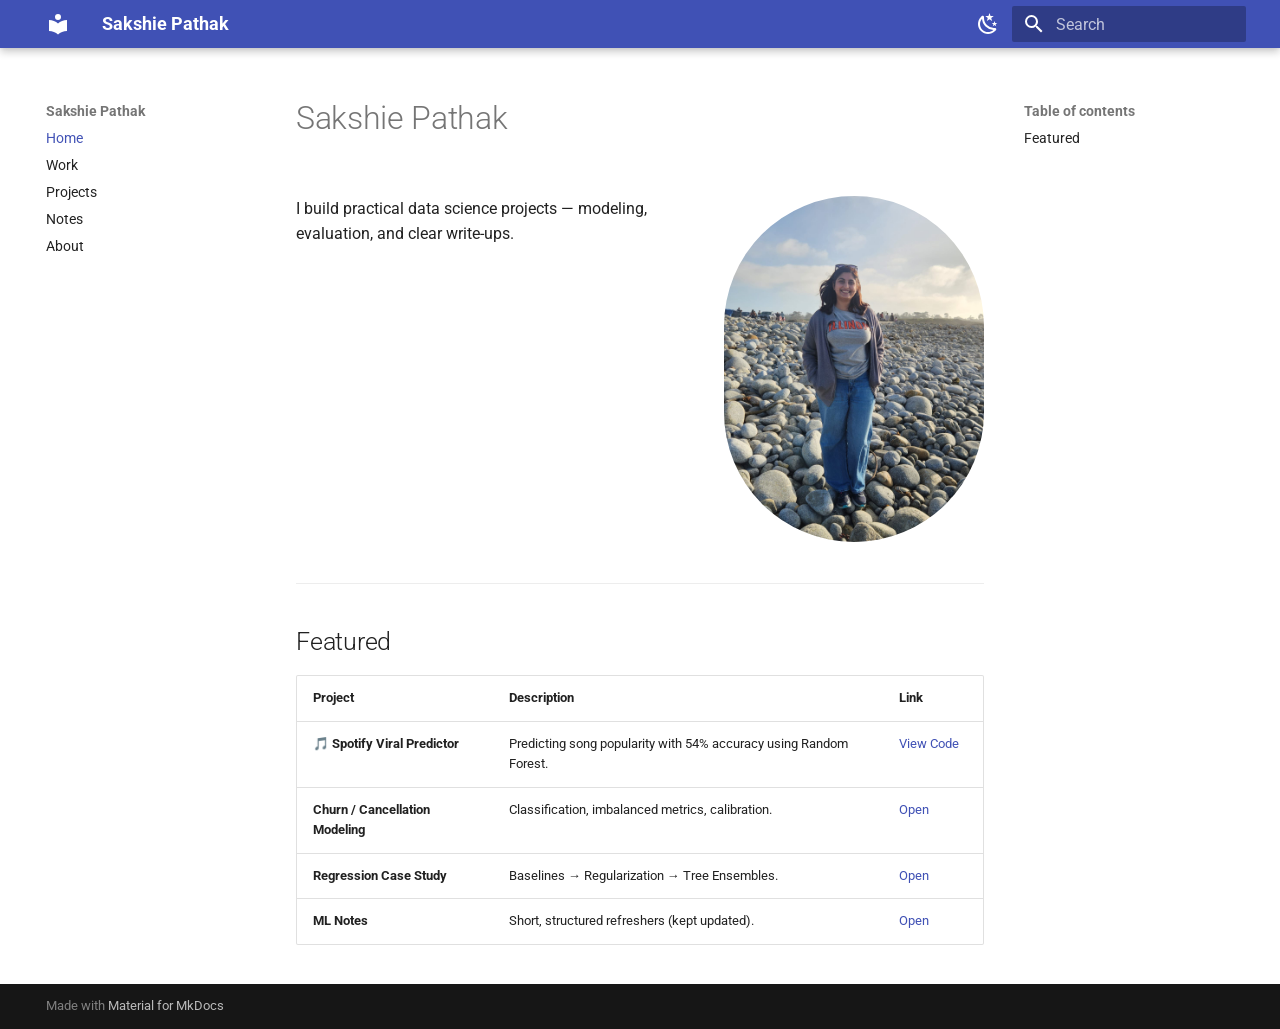
<file: index.html>
<!doctype html>
<html lang="en" class="no-js">
  <head>
    
      <meta charset="utf-8">
      <meta name="viewport" content="width=device-width,initial-scale=1">
      
        <meta name="description" content="Sakshie's personal website">
      
      
      
        <link rel="canonical" href="https://sakshiep.github.io/">
      
      
      
        <link rel="next" href="work/">
      
      
        
      
      
      <link rel="icon" href="assets/images/favicon.png">
      <meta name="generator" content="mkdocs-1.6.1, mkdocs-material-9.7.1">
    
    
      
        <title>Sakshie Pathak</title>
      
    
    
      <link rel="stylesheet" href="assets/stylesheets/main.484c7ddc.min.css">
      
        
        <link rel="stylesheet" href="assets/stylesheets/palette.ab4e12ef.min.css">
      
      


    
    
      
    
    
      
        
        
        <link rel="preconnect" href="https://fonts.gstatic.com" crossorigin>
        <link rel="stylesheet" href="https://fonts.googleapis.com/css?family=Roboto:300,300i,400,400i,700,700i%7CRoboto+Mono:400,400i,700,700i&display=fallback">
        <style>:root{--md-text-font:"Roboto";--md-code-font:"Roboto Mono"}</style>
      
    
    
      <link rel="stylesheet" href="stylesheets/extra.css">
    
    <script>__md_scope=new URL(".",location),__md_hash=e=>[...e].reduce(((e,_)=>(e<<5)-e+_.charCodeAt(0)),0),__md_get=(e,_=localStorage,t=__md_scope)=>JSON.parse(_.getItem(t.pathname+"."+e)),__md_set=(e,_,t=localStorage,a=__md_scope)=>{try{t.setItem(a.pathname+"."+e,JSON.stringify(_))}catch(e){}}</script>
    
      

    
    
  </head>
  
  
    
    
      
    
    
    
    
    <body dir="ltr" data-md-color-scheme="default" data-md-color-primary="indigo" data-md-color-accent="indigo">
  
    
    <input class="md-toggle" data-md-toggle="drawer" type="checkbox" id="__drawer" autocomplete="off">
    <input class="md-toggle" data-md-toggle="search" type="checkbox" id="__search" autocomplete="off">
    <label class="md-overlay" for="__drawer"></label>
    <div data-md-component="skip">
      
        
        <a href="#sakshie-pathak" class="md-skip">
          Skip to content
        </a>
      
    </div>
    <div data-md-component="announce">
      
    </div>
    
    
      

  

<header class="md-header md-header--shadow" data-md-component="header">
  <nav class="md-header__inner md-grid" aria-label="Header">
    <a href="." title="Sakshie Pathak" class="md-header__button md-logo" aria-label="Sakshie Pathak" data-md-component="logo">
      
  
  <svg xmlns="http://www.w3.org/2000/svg" viewBox="0 0 24 24"><path d="M12 8a3 3 0 0 0 3-3 3 3 0 0 0-3-3 3 3 0 0 0-3 3 3 3 0 0 0 3 3m0 3.54C9.64 9.35 6.5 8 3 8v11c3.5 0 6.64 1.35 9 3.54 2.36-2.19 5.5-3.54 9-3.54V8c-3.5 0-6.64 1.35-9 3.54"/></svg>

    </a>
    <label class="md-header__button md-icon" for="__drawer">
      
      <svg xmlns="http://www.w3.org/2000/svg" viewBox="0 0 24 24"><path d="M3 6h18v2H3zm0 5h18v2H3zm0 5h18v2H3z"/></svg>
    </label>
    <div class="md-header__title" data-md-component="header-title">
      <div class="md-header__ellipsis">
        <div class="md-header__topic">
          <span class="md-ellipsis">
            Sakshie Pathak
          </span>
        </div>
        <div class="md-header__topic" data-md-component="header-topic">
          <span class="md-ellipsis">
            
              Home
            
          </span>
        </div>
      </div>
    </div>
    
      
        <form class="md-header__option" data-md-component="palette">
  
    
    
    
    <input class="md-option" data-md-color-media="" data-md-color-scheme="default" data-md-color-primary="indigo" data-md-color-accent="indigo"  aria-label="Dark mode"  type="radio" name="__palette" id="__palette_0">
    
      <label class="md-header__button md-icon" title="Dark mode" for="__palette_1" hidden>
        <svg xmlns="http://www.w3.org/2000/svg" viewBox="0 0 24 24"><path d="m17.75 4.09-2.53 1.94.91 3.06-2.63-1.81-2.63 1.81.91-3.06-2.53-1.94L12.44 4l1.06-3 1.06 3zm3.5 6.91-1.64 1.25.59 1.98-1.7-1.17-1.7 1.17.59-1.98L15.75 11l2.06-.05L18.5 9l.69 1.95zm-2.28 4.95c.83-.08 1.72 1.1 1.19 1.85-.32.45-.66.87-1.08 1.27C15.17 23 8.84 23 4.94 19.07c-3.91-3.9-3.91-10.24 0-14.14.4-.4.82-.76 1.27-1.08.75-.53 1.93.36 1.85 1.19-.27 2.86.69 5.83 2.89 8.02a9.96 9.96 0 0 0 8.02 2.89m-1.64 2.02a12.08 12.08 0 0 1-7.8-3.47c-2.17-2.19-3.33-5-3.49-7.82-2.81 3.14-2.7 7.96.31 10.98 3.02 3.01 7.84 3.12 10.98.31"/></svg>
      </label>
    
  
    
    
    
    <input class="md-option" data-md-color-media="" data-md-color-scheme="slate" data-md-color-primary="indigo" data-md-color-accent="indigo"  aria-label="Light mode"  type="radio" name="__palette" id="__palette_1">
    
      <label class="md-header__button md-icon" title="Light mode" for="__palette_0" hidden>
        <svg xmlns="http://www.w3.org/2000/svg" viewBox="0 0 24 24"><path d="M12 7a5 5 0 0 1 5 5 5 5 0 0 1-5 5 5 5 0 0 1-5-5 5 5 0 0 1 5-5m0 2a3 3 0 0 0-3 3 3 3 0 0 0 3 3 3 3 0 0 0 3-3 3 3 0 0 0-3-3m0-7 2.39 3.42C13.65 5.15 12.84 5 12 5s-1.65.15-2.39.42zM3.34 7l4.16-.35A7.2 7.2 0 0 0 5.94 8.5c-.44.74-.69 1.5-.83 2.29zm.02 10 1.76-3.77a7.131 7.131 0 0 0 2.38 4.14zM20.65 7l-1.77 3.79a7.02 7.02 0 0 0-2.38-4.15zm-.01 10-4.14.36c.59-.51 1.12-1.14 1.54-1.86.42-.73.69-1.5.83-2.29zM12 22l-2.41-3.44c.74.27 1.55.44 2.41.44.82 0 1.63-.17 2.37-.44z"/></svg>
      </label>
    
  
</form>
      
    
    
      <script>var palette=__md_get("__palette");if(palette&&palette.color){if("(prefers-color-scheme)"===palette.color.media){var media=matchMedia("(prefers-color-scheme: light)"),input=document.querySelector(media.matches?"[data-md-color-media='(prefers-color-scheme: light)']":"[data-md-color-media='(prefers-color-scheme: dark)']");palette.color.media=input.getAttribute("data-md-color-media"),palette.color.scheme=input.getAttribute("data-md-color-scheme"),palette.color.primary=input.getAttribute("data-md-color-primary"),palette.color.accent=input.getAttribute("data-md-color-accent")}for(var[key,value]of Object.entries(palette.color))document.body.setAttribute("data-md-color-"+key,value)}</script>
    
    
    
      
      
        <label class="md-header__button md-icon" for="__search">
          
          <svg xmlns="http://www.w3.org/2000/svg" viewBox="0 0 24 24"><path d="M9.5 3A6.5 6.5 0 0 1 16 9.5c0 1.61-.59 3.09-1.56 4.23l.27.27h.79l5 5-1.5 1.5-5-5v-.79l-.27-.27A6.52 6.52 0 0 1 9.5 16 6.5 6.5 0 0 1 3 9.5 6.5 6.5 0 0 1 9.5 3m0 2C7 5 5 7 5 9.5S7 14 9.5 14 14 12 14 9.5 12 5 9.5 5"/></svg>
        </label>
        <div class="md-search" data-md-component="search" role="dialog">
  <label class="md-search__overlay" for="__search"></label>
  <div class="md-search__inner" role="search">
    <form class="md-search__form" name="search">
      <input type="text" class="md-search__input" name="query" aria-label="Search" placeholder="Search" autocapitalize="off" autocorrect="off" autocomplete="off" spellcheck="false" data-md-component="search-query" required>
      <label class="md-search__icon md-icon" for="__search">
        
        <svg xmlns="http://www.w3.org/2000/svg" viewBox="0 0 24 24"><path d="M9.5 3A6.5 6.5 0 0 1 16 9.5c0 1.61-.59 3.09-1.56 4.23l.27.27h.79l5 5-1.5 1.5-5-5v-.79l-.27-.27A6.52 6.52 0 0 1 9.5 16 6.5 6.5 0 0 1 3 9.5 6.5 6.5 0 0 1 9.5 3m0 2C7 5 5 7 5 9.5S7 14 9.5 14 14 12 14 9.5 12 5 9.5 5"/></svg>
        
        <svg xmlns="http://www.w3.org/2000/svg" viewBox="0 0 24 24"><path d="M20 11v2H8l5.5 5.5-1.42 1.42L4.16 12l7.92-7.92L13.5 5.5 8 11z"/></svg>
      </label>
      <nav class="md-search__options" aria-label="Search">
        
        <button type="reset" class="md-search__icon md-icon" title="Clear" aria-label="Clear" tabindex="-1">
          
          <svg xmlns="http://www.w3.org/2000/svg" viewBox="0 0 24 24"><path d="M19 6.41 17.59 5 12 10.59 6.41 5 5 6.41 10.59 12 5 17.59 6.41 19 12 13.41 17.59 19 19 17.59 13.41 12z"/></svg>
        </button>
      </nav>
      
    </form>
    <div class="md-search__output">
      <div class="md-search__scrollwrap" tabindex="0" data-md-scrollfix>
        <div class="md-search-result" data-md-component="search-result">
          <div class="md-search-result__meta">
            Initializing search
          </div>
          <ol class="md-search-result__list" role="presentation"></ol>
        </div>
      </div>
    </div>
  </div>
</div>
      
    
    
  </nav>
  
</header>
    
    <div class="md-container" data-md-component="container">
      
      
        
          
        
      
      <main class="md-main" data-md-component="main">
        <div class="md-main__inner md-grid">
          
            
              
              <div class="md-sidebar md-sidebar--primary" data-md-component="sidebar" data-md-type="navigation" >
                <div class="md-sidebar__scrollwrap">
                  <div class="md-sidebar__inner">
                    



<nav class="md-nav md-nav--primary" aria-label="Navigation" data-md-level="0">
  <label class="md-nav__title" for="__drawer">
    <a href="." title="Sakshie Pathak" class="md-nav__button md-logo" aria-label="Sakshie Pathak" data-md-component="logo">
      
  
  <svg xmlns="http://www.w3.org/2000/svg" viewBox="0 0 24 24"><path d="M12 8a3 3 0 0 0 3-3 3 3 0 0 0-3-3 3 3 0 0 0-3 3 3 3 0 0 0 3 3m0 3.54C9.64 9.35 6.5 8 3 8v11c3.5 0 6.64 1.35 9 3.54 2.36-2.19 5.5-3.54 9-3.54V8c-3.5 0-6.64 1.35-9 3.54"/></svg>

    </a>
    Sakshie Pathak
  </label>
  
  <ul class="md-nav__list" data-md-scrollfix>
    
      
      
  
  
    
  
  
  
    <li class="md-nav__item md-nav__item--active">
      
      <input class="md-nav__toggle md-toggle" type="checkbox" id="__toc">
      
      
        
      
      
        <label class="md-nav__link md-nav__link--active" for="__toc">
          
  
  
  <span class="md-ellipsis">
    
  
    Home
  

    
  </span>
  
  

          <span class="md-nav__icon md-icon"></span>
        </label>
      
      <a href="." class="md-nav__link md-nav__link--active">
        
  
  
  <span class="md-ellipsis">
    
  
    Home
  

    
  </span>
  
  

      </a>
      
        

<nav class="md-nav md-nav--secondary" aria-label="Table of contents">
  
  
  
    
  
  
    <label class="md-nav__title" for="__toc">
      <span class="md-nav__icon md-icon"></span>
      Table of contents
    </label>
    <ul class="md-nav__list" data-md-component="toc" data-md-scrollfix>
      
        <li class="md-nav__item">
  <a href="#featured" class="md-nav__link">
    <span class="md-ellipsis">
      
        Featured
      
    </span>
  </a>
  
</li>
      
    </ul>
  
</nav>
      
    </li>
  

    
      
      
  
  
  
  
    <li class="md-nav__item">
      <a href="work/" class="md-nav__link">
        
  
  
  <span class="md-ellipsis">
    
  
    Work
  

    
  </span>
  
  

      </a>
    </li>
  

    
      
      
  
  
  
  
    <li class="md-nav__item">
      <a href="projects/" class="md-nav__link">
        
  
  
  <span class="md-ellipsis">
    
  
    Projects
  

    
  </span>
  
  

      </a>
    </li>
  

    
      
      
  
  
  
  
    <li class="md-nav__item">
      <a href="notes/" class="md-nav__link">
        
  
  
  <span class="md-ellipsis">
    
  
    Notes
  

    
  </span>
  
  

      </a>
    </li>
  

    
      
      
  
  
  
  
    <li class="md-nav__item">
      <a href="about/" class="md-nav__link">
        
  
  
  <span class="md-ellipsis">
    
  
    About
  

    
  </span>
  
  

      </a>
    </li>
  

    
  </ul>
</nav>
                  </div>
                </div>
              </div>
            
            
              
              <div class="md-sidebar md-sidebar--secondary" data-md-component="sidebar" data-md-type="toc" >
                <div class="md-sidebar__scrollwrap">
                  <div class="md-sidebar__inner">
                    

<nav class="md-nav md-nav--secondary" aria-label="Table of contents">
  
  
  
    
  
  
    <label class="md-nav__title" for="__toc">
      <span class="md-nav__icon md-icon"></span>
      Table of contents
    </label>
    <ul class="md-nav__list" data-md-component="toc" data-md-scrollfix>
      
        <li class="md-nav__item">
  <a href="#featured" class="md-nav__link">
    <span class="md-ellipsis">
      
        Featured
      
    </span>
  </a>
  
</li>
      
    </ul>
  
</nav>
                  </div>
                </div>
              </div>
            
          
          
            <div class="md-content" data-md-component="content">
              
              <article class="md-content__inner md-typeset">
                
                  



<h1 id="sakshie-pathak">Sakshie Pathak<a class="headerlink" href="#sakshie-pathak" title="Permanent link">&para;</a></h1>
<div class="profile">
<div class="text">
<p>I build practical data science projects — modeling, evaluation, and clear write-ups.</p>
</div>
<div class="photo">
<p><img alt="Profile" class="hero-photo" src="assets/profile.jpg" /></p>
</div>
</div>
<hr />
<h2 id="featured">Featured<a class="headerlink" href="#featured" title="Permanent link">&para;</a></h2>
<table>
<thead>
<tr>
<th style="text-align: left;">Project</th>
<th style="text-align: left;">Description</th>
<th style="text-align: left;">Link</th>
</tr>
</thead>
<tbody>
<tr>
<td style="text-align: left;"><strong>🎵 Spotify Viral Predictor</strong></td>
<td style="text-align: left;">Predicting song popularity with 54% accuracy using Random Forest.</td>
<td style="text-align: left;"><a href="https://github.com/SakshieP/spotify_viral_predictor">View Code</a></td>
</tr>
<tr>
<td style="text-align: left;"><strong>Churn / Cancellation Modeling</strong></td>
<td style="text-align: left;">Classification, imbalanced metrics, calibration.</td>
<td style="text-align: left;"><a href="PASTE_OLD_LINK_HERE">Open</a></td>
</tr>
<tr>
<td style="text-align: left;"><strong>Regression Case Study</strong></td>
<td style="text-align: left;">Baselines → Regularization → Tree Ensembles.</td>
<td style="text-align: left;"><a href="PASTE_OLD_LINK_HERE">Open</a></td>
</tr>
<tr>
<td style="text-align: left;"><strong>ML Notes</strong></td>
<td style="text-align: left;">Short, structured refreshers (kept updated).</td>
<td style="text-align: left;"><a href="PASTE_OLD_LINK_HERE">Open</a></td>
</tr>
</tbody>
</table>












                
              </article>
            </div>
          
          
<script>var target=document.getElementById(location.hash.slice(1));target&&target.name&&(target.checked=target.name.startsWith("__tabbed_"))</script>
        </div>
        
      </main>
      
        <footer class="md-footer">
  
  <div class="md-footer-meta md-typeset">
    <div class="md-footer-meta__inner md-grid">
      <div class="md-copyright">
  
  
    Made with
    <a href="https://squidfunk.github.io/mkdocs-material/" target="_blank" rel="noopener">
      Material for MkDocs
    </a>
  
</div>
      
    </div>
  </div>
</footer>
      
    </div>
    <div class="md-dialog" data-md-component="dialog">
      <div class="md-dialog__inner md-typeset"></div>
    </div>
    
    
    
      
      
      <script id="__config" type="application/json">{"annotate": null, "base": ".", "features": ["search.highlight", "content.code.copy"], "search": "assets/javascripts/workers/search.2c215733.min.js", "tags": null, "translations": {"clipboard.copied": "Copied to clipboard", "clipboard.copy": "Copy to clipboard", "search.result.more.one": "1 more on this page", "search.result.more.other": "# more on this page", "search.result.none": "No matching documents", "search.result.one": "1 matching document", "search.result.other": "# matching documents", "search.result.placeholder": "Type to start searching", "search.result.term.missing": "Missing", "select.version": "Select version"}, "version": null}</script>
    
    
      <script src="assets/javascripts/bundle.79ae519e.min.js"></script>
      
    
  </body>
</html>
</file>
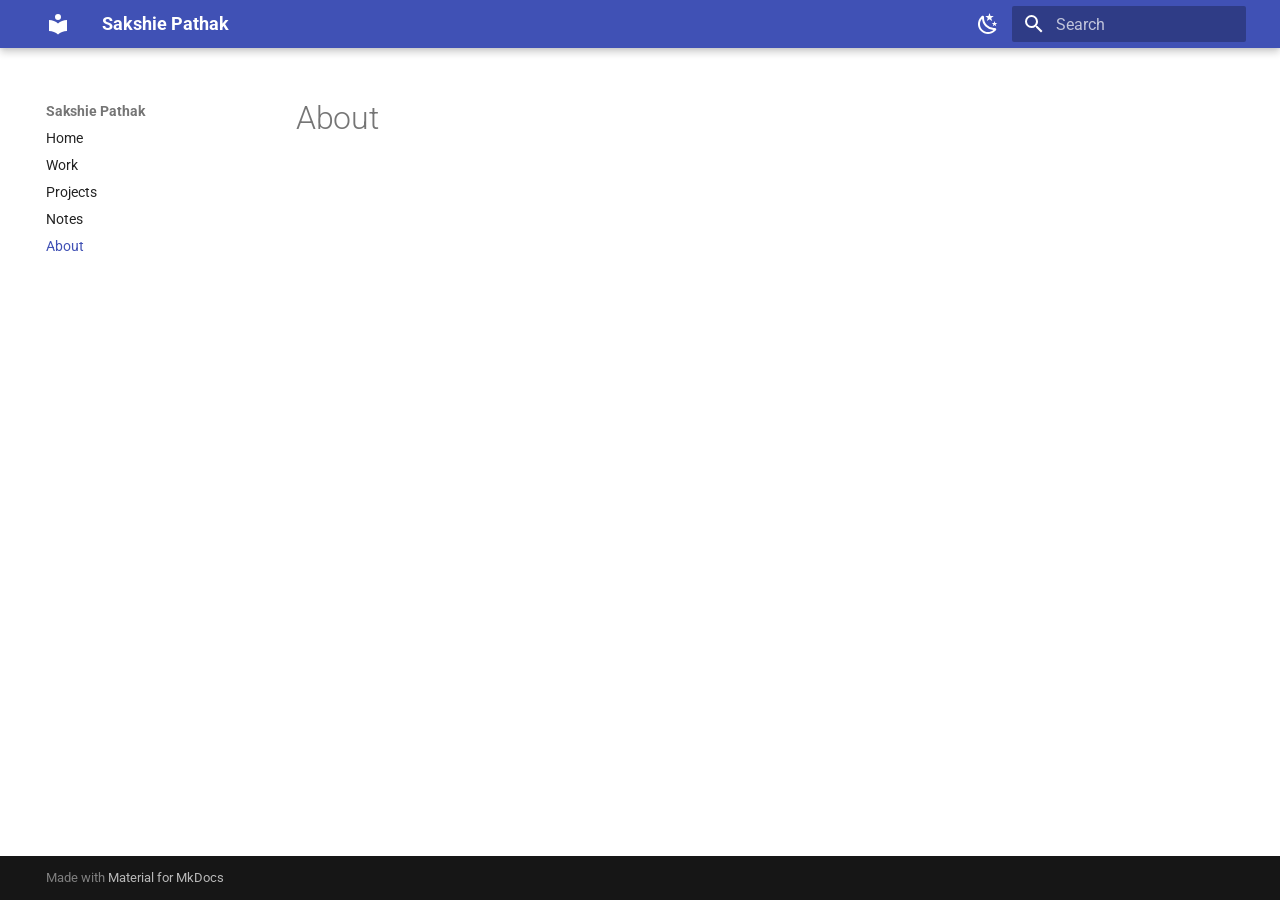
<file: about/index.html>
<!doctype html>
<html lang="en" class="no-js">
  <head>
    
      <meta charset="utf-8">
      <meta name="viewport" content="width=device-width,initial-scale=1">
      
        <meta name="description" content="Sakshie's personal website">
      
      
      
        <link rel="canonical" href="https://sakshiep.github.io/about/">
      
      
        <link rel="prev" href="../notes/">
      
      
      
        
      
      
      <link rel="icon" href="../assets/images/favicon.png">
      <meta name="generator" content="mkdocs-1.6.1, mkdocs-material-9.7.1">
    
    
      
        <title>About - Sakshie Pathak</title>
      
    
    
      <link rel="stylesheet" href="../assets/stylesheets/main.484c7ddc.min.css">
      
        
        <link rel="stylesheet" href="../assets/stylesheets/palette.ab4e12ef.min.css">
      
      


    
    
      
    
    
      
        
        
        <link rel="preconnect" href="https://fonts.gstatic.com" crossorigin>
        <link rel="stylesheet" href="https://fonts.googleapis.com/css?family=Roboto:300,300i,400,400i,700,700i%7CRoboto+Mono:400,400i,700,700i&display=fallback">
        <style>:root{--md-text-font:"Roboto";--md-code-font:"Roboto Mono"}</style>
      
    
    
      <link rel="stylesheet" href="../stylesheets/extra.css">
    
    <script>__md_scope=new URL("..",location),__md_hash=e=>[...e].reduce(((e,_)=>(e<<5)-e+_.charCodeAt(0)),0),__md_get=(e,_=localStorage,t=__md_scope)=>JSON.parse(_.getItem(t.pathname+"."+e)),__md_set=(e,_,t=localStorage,a=__md_scope)=>{try{t.setItem(a.pathname+"."+e,JSON.stringify(_))}catch(e){}}</script>
    
      

    
    
  </head>
  
  
    
    
      
    
    
    
    
    <body dir="ltr" data-md-color-scheme="default" data-md-color-primary="indigo" data-md-color-accent="indigo">
  
    
    <input class="md-toggle" data-md-toggle="drawer" type="checkbox" id="__drawer" autocomplete="off">
    <input class="md-toggle" data-md-toggle="search" type="checkbox" id="__search" autocomplete="off">
    <label class="md-overlay" for="__drawer"></label>
    <div data-md-component="skip">
      
    </div>
    <div data-md-component="announce">
      
    </div>
    
    
      

  

<header class="md-header md-header--shadow" data-md-component="header">
  <nav class="md-header__inner md-grid" aria-label="Header">
    <a href=".." title="Sakshie Pathak" class="md-header__button md-logo" aria-label="Sakshie Pathak" data-md-component="logo">
      
  
  <svg xmlns="http://www.w3.org/2000/svg" viewBox="0 0 24 24"><path d="M12 8a3 3 0 0 0 3-3 3 3 0 0 0-3-3 3 3 0 0 0-3 3 3 3 0 0 0 3 3m0 3.54C9.64 9.35 6.5 8 3 8v11c3.5 0 6.64 1.35 9 3.54 2.36-2.19 5.5-3.54 9-3.54V8c-3.5 0-6.64 1.35-9 3.54"/></svg>

    </a>
    <label class="md-header__button md-icon" for="__drawer">
      
      <svg xmlns="http://www.w3.org/2000/svg" viewBox="0 0 24 24"><path d="M3 6h18v2H3zm0 5h18v2H3zm0 5h18v2H3z"/></svg>
    </label>
    <div class="md-header__title" data-md-component="header-title">
      <div class="md-header__ellipsis">
        <div class="md-header__topic">
          <span class="md-ellipsis">
            Sakshie Pathak
          </span>
        </div>
        <div class="md-header__topic" data-md-component="header-topic">
          <span class="md-ellipsis">
            
              About
            
          </span>
        </div>
      </div>
    </div>
    
      
        <form class="md-header__option" data-md-component="palette">
  
    
    
    
    <input class="md-option" data-md-color-media="" data-md-color-scheme="default" data-md-color-primary="indigo" data-md-color-accent="indigo"  aria-label="Dark mode"  type="radio" name="__palette" id="__palette_0">
    
      <label class="md-header__button md-icon" title="Dark mode" for="__palette_1" hidden>
        <svg xmlns="http://www.w3.org/2000/svg" viewBox="0 0 24 24"><path d="m17.75 4.09-2.53 1.94.91 3.06-2.63-1.81-2.63 1.81.91-3.06-2.53-1.94L12.44 4l1.06-3 1.06 3zm3.5 6.91-1.64 1.25.59 1.98-1.7-1.17-1.7 1.17.59-1.98L15.75 11l2.06-.05L18.5 9l.69 1.95zm-2.28 4.95c.83-.08 1.72 1.1 1.19 1.85-.32.45-.66.87-1.08 1.27C15.17 23 8.84 23 4.94 19.07c-3.91-3.9-3.91-10.24 0-14.14.4-.4.82-.76 1.27-1.08.75-.53 1.93.36 1.85 1.19-.27 2.86.69 5.83 2.89 8.02a9.96 9.96 0 0 0 8.02 2.89m-1.64 2.02a12.08 12.08 0 0 1-7.8-3.47c-2.17-2.19-3.33-5-3.49-7.82-2.81 3.14-2.7 7.96.31 10.98 3.02 3.01 7.84 3.12 10.98.31"/></svg>
      </label>
    
  
    
    
    
    <input class="md-option" data-md-color-media="" data-md-color-scheme="slate" data-md-color-primary="indigo" data-md-color-accent="indigo"  aria-label="Light mode"  type="radio" name="__palette" id="__palette_1">
    
      <label class="md-header__button md-icon" title="Light mode" for="__palette_0" hidden>
        <svg xmlns="http://www.w3.org/2000/svg" viewBox="0 0 24 24"><path d="M12 7a5 5 0 0 1 5 5 5 5 0 0 1-5 5 5 5 0 0 1-5-5 5 5 0 0 1 5-5m0 2a3 3 0 0 0-3 3 3 3 0 0 0 3 3 3 3 0 0 0 3-3 3 3 0 0 0-3-3m0-7 2.39 3.42C13.65 5.15 12.84 5 12 5s-1.65.15-2.39.42zM3.34 7l4.16-.35A7.2 7.2 0 0 0 5.94 8.5c-.44.74-.69 1.5-.83 2.29zm.02 10 1.76-3.77a7.131 7.131 0 0 0 2.38 4.14zM20.65 7l-1.77 3.79a7.02 7.02 0 0 0-2.38-4.15zm-.01 10-4.14.36c.59-.51 1.12-1.14 1.54-1.86.42-.73.69-1.5.83-2.29zM12 22l-2.41-3.44c.74.27 1.55.44 2.41.44.82 0 1.63-.17 2.37-.44z"/></svg>
      </label>
    
  
</form>
      
    
    
      <script>var palette=__md_get("__palette");if(palette&&palette.color){if("(prefers-color-scheme)"===palette.color.media){var media=matchMedia("(prefers-color-scheme: light)"),input=document.querySelector(media.matches?"[data-md-color-media='(prefers-color-scheme: light)']":"[data-md-color-media='(prefers-color-scheme: dark)']");palette.color.media=input.getAttribute("data-md-color-media"),palette.color.scheme=input.getAttribute("data-md-color-scheme"),palette.color.primary=input.getAttribute("data-md-color-primary"),palette.color.accent=input.getAttribute("data-md-color-accent")}for(var[key,value]of Object.entries(palette.color))document.body.setAttribute("data-md-color-"+key,value)}</script>
    
    
    
      
      
        <label class="md-header__button md-icon" for="__search">
          
          <svg xmlns="http://www.w3.org/2000/svg" viewBox="0 0 24 24"><path d="M9.5 3A6.5 6.5 0 0 1 16 9.5c0 1.61-.59 3.09-1.56 4.23l.27.27h.79l5 5-1.5 1.5-5-5v-.79l-.27-.27A6.52 6.52 0 0 1 9.5 16 6.5 6.5 0 0 1 3 9.5 6.5 6.5 0 0 1 9.5 3m0 2C7 5 5 7 5 9.5S7 14 9.5 14 14 12 14 9.5 12 5 9.5 5"/></svg>
        </label>
        <div class="md-search" data-md-component="search" role="dialog">
  <label class="md-search__overlay" for="__search"></label>
  <div class="md-search__inner" role="search">
    <form class="md-search__form" name="search">
      <input type="text" class="md-search__input" name="query" aria-label="Search" placeholder="Search" autocapitalize="off" autocorrect="off" autocomplete="off" spellcheck="false" data-md-component="search-query" required>
      <label class="md-search__icon md-icon" for="__search">
        
        <svg xmlns="http://www.w3.org/2000/svg" viewBox="0 0 24 24"><path d="M9.5 3A6.5 6.5 0 0 1 16 9.5c0 1.61-.59 3.09-1.56 4.23l.27.27h.79l5 5-1.5 1.5-5-5v-.79l-.27-.27A6.52 6.52 0 0 1 9.5 16 6.5 6.5 0 0 1 3 9.5 6.5 6.5 0 0 1 9.5 3m0 2C7 5 5 7 5 9.5S7 14 9.5 14 14 12 14 9.5 12 5 9.5 5"/></svg>
        
        <svg xmlns="http://www.w3.org/2000/svg" viewBox="0 0 24 24"><path d="M20 11v2H8l5.5 5.5-1.42 1.42L4.16 12l7.92-7.92L13.5 5.5 8 11z"/></svg>
      </label>
      <nav class="md-search__options" aria-label="Search">
        
        <button type="reset" class="md-search__icon md-icon" title="Clear" aria-label="Clear" tabindex="-1">
          
          <svg xmlns="http://www.w3.org/2000/svg" viewBox="0 0 24 24"><path d="M19 6.41 17.59 5 12 10.59 6.41 5 5 6.41 10.59 12 5 17.59 6.41 19 12 13.41 17.59 19 19 17.59 13.41 12z"/></svg>
        </button>
      </nav>
      
    </form>
    <div class="md-search__output">
      <div class="md-search__scrollwrap" tabindex="0" data-md-scrollfix>
        <div class="md-search-result" data-md-component="search-result">
          <div class="md-search-result__meta">
            Initializing search
          </div>
          <ol class="md-search-result__list" role="presentation"></ol>
        </div>
      </div>
    </div>
  </div>
</div>
      
    
    
  </nav>
  
</header>
    
    <div class="md-container" data-md-component="container">
      
      
        
          
        
      
      <main class="md-main" data-md-component="main">
        <div class="md-main__inner md-grid">
          
            
              
              <div class="md-sidebar md-sidebar--primary" data-md-component="sidebar" data-md-type="navigation" >
                <div class="md-sidebar__scrollwrap">
                  <div class="md-sidebar__inner">
                    



<nav class="md-nav md-nav--primary" aria-label="Navigation" data-md-level="0">
  <label class="md-nav__title" for="__drawer">
    <a href=".." title="Sakshie Pathak" class="md-nav__button md-logo" aria-label="Sakshie Pathak" data-md-component="logo">
      
  
  <svg xmlns="http://www.w3.org/2000/svg" viewBox="0 0 24 24"><path d="M12 8a3 3 0 0 0 3-3 3 3 0 0 0-3-3 3 3 0 0 0-3 3 3 3 0 0 0 3 3m0 3.54C9.64 9.35 6.5 8 3 8v11c3.5 0 6.64 1.35 9 3.54 2.36-2.19 5.5-3.54 9-3.54V8c-3.5 0-6.64 1.35-9 3.54"/></svg>

    </a>
    Sakshie Pathak
  </label>
  
  <ul class="md-nav__list" data-md-scrollfix>
    
      
      
  
  
  
  
    <li class="md-nav__item">
      <a href=".." class="md-nav__link">
        
  
  
  <span class="md-ellipsis">
    
  
    Home
  

    
  </span>
  
  

      </a>
    </li>
  

    
      
      
  
  
  
  
    <li class="md-nav__item">
      <a href="../work/" class="md-nav__link">
        
  
  
  <span class="md-ellipsis">
    
  
    Work
  

    
  </span>
  
  

      </a>
    </li>
  

    
      
      
  
  
  
  
    <li class="md-nav__item">
      <a href="../projects/" class="md-nav__link">
        
  
  
  <span class="md-ellipsis">
    
  
    Projects
  

    
  </span>
  
  

      </a>
    </li>
  

    
      
      
  
  
  
  
    <li class="md-nav__item">
      <a href="../notes/" class="md-nav__link">
        
  
  
  <span class="md-ellipsis">
    
  
    Notes
  

    
  </span>
  
  

      </a>
    </li>
  

    
      
      
  
  
    
  
  
  
    <li class="md-nav__item md-nav__item--active">
      
      <input class="md-nav__toggle md-toggle" type="checkbox" id="__toc">
      
      
      
      <a href="./" class="md-nav__link md-nav__link--active">
        
  
  
  <span class="md-ellipsis">
    
  
    About
  

    
  </span>
  
  

      </a>
      
    </li>
  

    
  </ul>
</nav>
                  </div>
                </div>
              </div>
            
            
              
              <div class="md-sidebar md-sidebar--secondary" data-md-component="sidebar" data-md-type="toc" >
                <div class="md-sidebar__scrollwrap">
                  <div class="md-sidebar__inner">
                    

<nav class="md-nav md-nav--secondary" aria-label="Table of contents">
  
  
  
  
</nav>
                  </div>
                </div>
              </div>
            
          
          
            <div class="md-content" data-md-component="content">
              
              <article class="md-content__inner md-typeset">
                
                  



  <h1>About</h1>














                
              </article>
            </div>
          
          
<script>var target=document.getElementById(location.hash.slice(1));target&&target.name&&(target.checked=target.name.startsWith("__tabbed_"))</script>
        </div>
        
      </main>
      
        <footer class="md-footer">
  
  <div class="md-footer-meta md-typeset">
    <div class="md-footer-meta__inner md-grid">
      <div class="md-copyright">
  
  
    Made with
    <a href="https://squidfunk.github.io/mkdocs-material/" target="_blank" rel="noopener">
      Material for MkDocs
    </a>
  
</div>
      
    </div>
  </div>
</footer>
      
    </div>
    <div class="md-dialog" data-md-component="dialog">
      <div class="md-dialog__inner md-typeset"></div>
    </div>
    
    
    
      
      
      <script id="__config" type="application/json">{"annotate": null, "base": "..", "features": ["search.highlight", "content.code.copy"], "search": "../assets/javascripts/workers/search.2c215733.min.js", "tags": null, "translations": {"clipboard.copied": "Copied to clipboard", "clipboard.copy": "Copy to clipboard", "search.result.more.one": "1 more on this page", "search.result.more.other": "# more on this page", "search.result.none": "No matching documents", "search.result.one": "1 matching document", "search.result.other": "# matching documents", "search.result.placeholder": "Type to start searching", "search.result.term.missing": "Missing", "select.version": "Select version"}, "version": null}</script>
    
    
      <script src="../assets/javascripts/bundle.79ae519e.min.js"></script>
      
    
  </body>
</html>
</file>
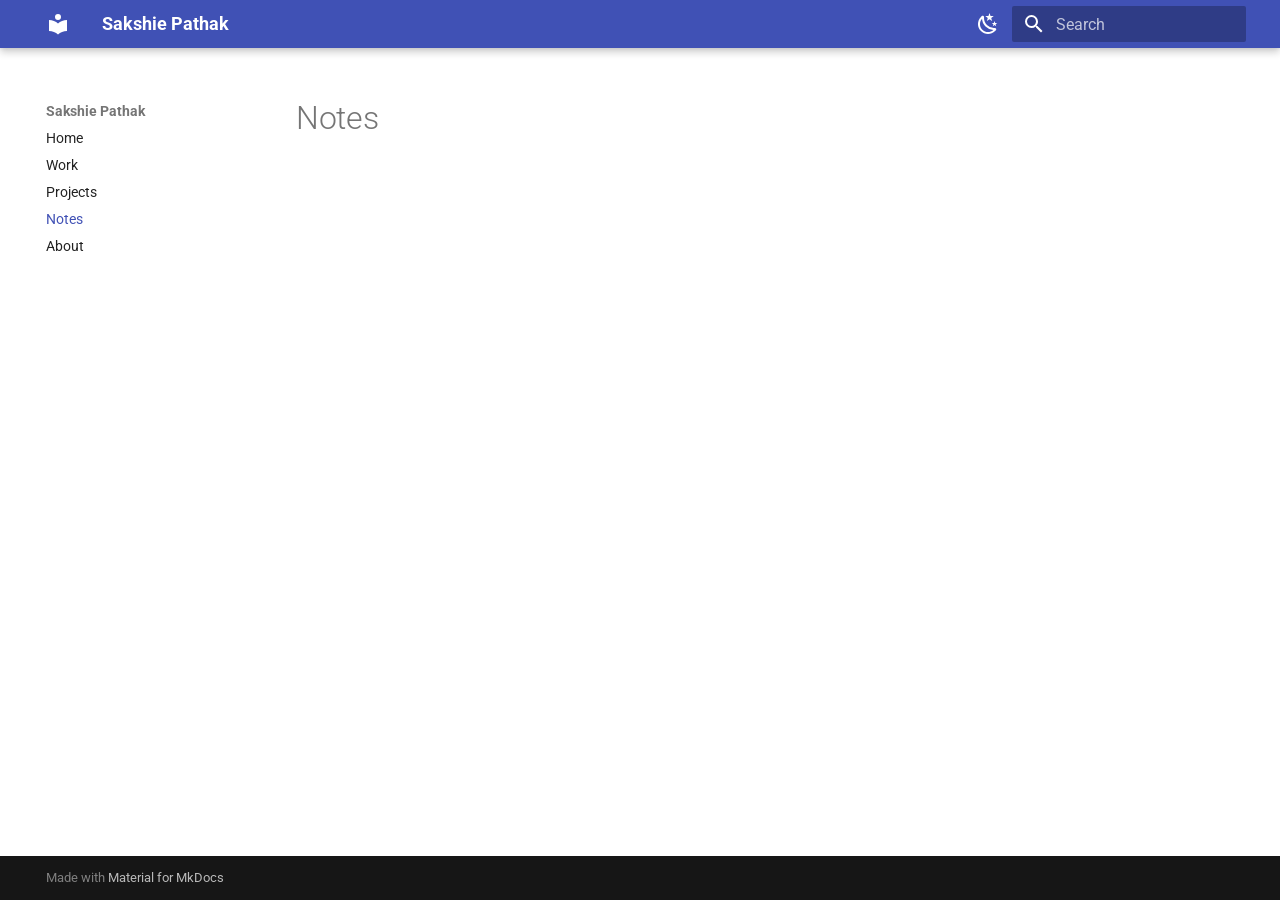
<file: notes/index.html>
<!doctype html>
<html lang="en" class="no-js">
  <head>
    
      <meta charset="utf-8">
      <meta name="viewport" content="width=device-width,initial-scale=1">
      
        <meta name="description" content="Sakshie's personal website">
      
      
      
        <link rel="canonical" href="https://sakshiep.github.io/notes/">
      
      
        <link rel="prev" href="../projects/">
      
      
        <link rel="next" href="../about/">
      
      
        
      
      
      <link rel="icon" href="../assets/images/favicon.png">
      <meta name="generator" content="mkdocs-1.6.1, mkdocs-material-9.7.1">
    
    
      
        <title>Notes - Sakshie Pathak</title>
      
    
    
      <link rel="stylesheet" href="../assets/stylesheets/main.484c7ddc.min.css">
      
        
        <link rel="stylesheet" href="../assets/stylesheets/palette.ab4e12ef.min.css">
      
      


    
    
      
    
    
      
        
        
        <link rel="preconnect" href="https://fonts.gstatic.com" crossorigin>
        <link rel="stylesheet" href="https://fonts.googleapis.com/css?family=Roboto:300,300i,400,400i,700,700i%7CRoboto+Mono:400,400i,700,700i&display=fallback">
        <style>:root{--md-text-font:"Roboto";--md-code-font:"Roboto Mono"}</style>
      
    
    
      <link rel="stylesheet" href="../stylesheets/extra.css">
    
    <script>__md_scope=new URL("..",location),__md_hash=e=>[...e].reduce(((e,_)=>(e<<5)-e+_.charCodeAt(0)),0),__md_get=(e,_=localStorage,t=__md_scope)=>JSON.parse(_.getItem(t.pathname+"."+e)),__md_set=(e,_,t=localStorage,a=__md_scope)=>{try{t.setItem(a.pathname+"."+e,JSON.stringify(_))}catch(e){}}</script>
    
      

    
    
  </head>
  
  
    
    
      
    
    
    
    
    <body dir="ltr" data-md-color-scheme="default" data-md-color-primary="indigo" data-md-color-accent="indigo">
  
    
    <input class="md-toggle" data-md-toggle="drawer" type="checkbox" id="__drawer" autocomplete="off">
    <input class="md-toggle" data-md-toggle="search" type="checkbox" id="__search" autocomplete="off">
    <label class="md-overlay" for="__drawer"></label>
    <div data-md-component="skip">
      
    </div>
    <div data-md-component="announce">
      
    </div>
    
    
      

  

<header class="md-header md-header--shadow" data-md-component="header">
  <nav class="md-header__inner md-grid" aria-label="Header">
    <a href=".." title="Sakshie Pathak" class="md-header__button md-logo" aria-label="Sakshie Pathak" data-md-component="logo">
      
  
  <svg xmlns="http://www.w3.org/2000/svg" viewBox="0 0 24 24"><path d="M12 8a3 3 0 0 0 3-3 3 3 0 0 0-3-3 3 3 0 0 0-3 3 3 3 0 0 0 3 3m0 3.54C9.64 9.35 6.5 8 3 8v11c3.5 0 6.64 1.35 9 3.54 2.36-2.19 5.5-3.54 9-3.54V8c-3.5 0-6.64 1.35-9 3.54"/></svg>

    </a>
    <label class="md-header__button md-icon" for="__drawer">
      
      <svg xmlns="http://www.w3.org/2000/svg" viewBox="0 0 24 24"><path d="M3 6h18v2H3zm0 5h18v2H3zm0 5h18v2H3z"/></svg>
    </label>
    <div class="md-header__title" data-md-component="header-title">
      <div class="md-header__ellipsis">
        <div class="md-header__topic">
          <span class="md-ellipsis">
            Sakshie Pathak
          </span>
        </div>
        <div class="md-header__topic" data-md-component="header-topic">
          <span class="md-ellipsis">
            
              Notes
            
          </span>
        </div>
      </div>
    </div>
    
      
        <form class="md-header__option" data-md-component="palette">
  
    
    
    
    <input class="md-option" data-md-color-media="" data-md-color-scheme="default" data-md-color-primary="indigo" data-md-color-accent="indigo"  aria-label="Dark mode"  type="radio" name="__palette" id="__palette_0">
    
      <label class="md-header__button md-icon" title="Dark mode" for="__palette_1" hidden>
        <svg xmlns="http://www.w3.org/2000/svg" viewBox="0 0 24 24"><path d="m17.75 4.09-2.53 1.94.91 3.06-2.63-1.81-2.63 1.81.91-3.06-2.53-1.94L12.44 4l1.06-3 1.06 3zm3.5 6.91-1.64 1.25.59 1.98-1.7-1.17-1.7 1.17.59-1.98L15.75 11l2.06-.05L18.5 9l.69 1.95zm-2.28 4.95c.83-.08 1.72 1.1 1.19 1.85-.32.45-.66.87-1.08 1.27C15.17 23 8.84 23 4.94 19.07c-3.91-3.9-3.91-10.24 0-14.14.4-.4.82-.76 1.27-1.08.75-.53 1.93.36 1.85 1.19-.27 2.86.69 5.83 2.89 8.02a9.96 9.96 0 0 0 8.02 2.89m-1.64 2.02a12.08 12.08 0 0 1-7.8-3.47c-2.17-2.19-3.33-5-3.49-7.82-2.81 3.14-2.7 7.96.31 10.98 3.02 3.01 7.84 3.12 10.98.31"/></svg>
      </label>
    
  
    
    
    
    <input class="md-option" data-md-color-media="" data-md-color-scheme="slate" data-md-color-primary="indigo" data-md-color-accent="indigo"  aria-label="Light mode"  type="radio" name="__palette" id="__palette_1">
    
      <label class="md-header__button md-icon" title="Light mode" for="__palette_0" hidden>
        <svg xmlns="http://www.w3.org/2000/svg" viewBox="0 0 24 24"><path d="M12 7a5 5 0 0 1 5 5 5 5 0 0 1-5 5 5 5 0 0 1-5-5 5 5 0 0 1 5-5m0 2a3 3 0 0 0-3 3 3 3 0 0 0 3 3 3 3 0 0 0 3-3 3 3 0 0 0-3-3m0-7 2.39 3.42C13.65 5.15 12.84 5 12 5s-1.65.15-2.39.42zM3.34 7l4.16-.35A7.2 7.2 0 0 0 5.94 8.5c-.44.74-.69 1.5-.83 2.29zm.02 10 1.76-3.77a7.131 7.131 0 0 0 2.38 4.14zM20.65 7l-1.77 3.79a7.02 7.02 0 0 0-2.38-4.15zm-.01 10-4.14.36c.59-.51 1.12-1.14 1.54-1.86.42-.73.69-1.5.83-2.29zM12 22l-2.41-3.44c.74.27 1.55.44 2.41.44.82 0 1.63-.17 2.37-.44z"/></svg>
      </label>
    
  
</form>
      
    
    
      <script>var palette=__md_get("__palette");if(palette&&palette.color){if("(prefers-color-scheme)"===palette.color.media){var media=matchMedia("(prefers-color-scheme: light)"),input=document.querySelector(media.matches?"[data-md-color-media='(prefers-color-scheme: light)']":"[data-md-color-media='(prefers-color-scheme: dark)']");palette.color.media=input.getAttribute("data-md-color-media"),palette.color.scheme=input.getAttribute("data-md-color-scheme"),palette.color.primary=input.getAttribute("data-md-color-primary"),palette.color.accent=input.getAttribute("data-md-color-accent")}for(var[key,value]of Object.entries(palette.color))document.body.setAttribute("data-md-color-"+key,value)}</script>
    
    
    
      
      
        <label class="md-header__button md-icon" for="__search">
          
          <svg xmlns="http://www.w3.org/2000/svg" viewBox="0 0 24 24"><path d="M9.5 3A6.5 6.5 0 0 1 16 9.5c0 1.61-.59 3.09-1.56 4.23l.27.27h.79l5 5-1.5 1.5-5-5v-.79l-.27-.27A6.52 6.52 0 0 1 9.5 16 6.5 6.5 0 0 1 3 9.5 6.5 6.5 0 0 1 9.5 3m0 2C7 5 5 7 5 9.5S7 14 9.5 14 14 12 14 9.5 12 5 9.5 5"/></svg>
        </label>
        <div class="md-search" data-md-component="search" role="dialog">
  <label class="md-search__overlay" for="__search"></label>
  <div class="md-search__inner" role="search">
    <form class="md-search__form" name="search">
      <input type="text" class="md-search__input" name="query" aria-label="Search" placeholder="Search" autocapitalize="off" autocorrect="off" autocomplete="off" spellcheck="false" data-md-component="search-query" required>
      <label class="md-search__icon md-icon" for="__search">
        
        <svg xmlns="http://www.w3.org/2000/svg" viewBox="0 0 24 24"><path d="M9.5 3A6.5 6.5 0 0 1 16 9.5c0 1.61-.59 3.09-1.56 4.23l.27.27h.79l5 5-1.5 1.5-5-5v-.79l-.27-.27A6.52 6.52 0 0 1 9.5 16 6.5 6.5 0 0 1 3 9.5 6.5 6.5 0 0 1 9.5 3m0 2C7 5 5 7 5 9.5S7 14 9.5 14 14 12 14 9.5 12 5 9.5 5"/></svg>
        
        <svg xmlns="http://www.w3.org/2000/svg" viewBox="0 0 24 24"><path d="M20 11v2H8l5.5 5.5-1.42 1.42L4.16 12l7.92-7.92L13.5 5.5 8 11z"/></svg>
      </label>
      <nav class="md-search__options" aria-label="Search">
        
        <button type="reset" class="md-search__icon md-icon" title="Clear" aria-label="Clear" tabindex="-1">
          
          <svg xmlns="http://www.w3.org/2000/svg" viewBox="0 0 24 24"><path d="M19 6.41 17.59 5 12 10.59 6.41 5 5 6.41 10.59 12 5 17.59 6.41 19 12 13.41 17.59 19 19 17.59 13.41 12z"/></svg>
        </button>
      </nav>
      
    </form>
    <div class="md-search__output">
      <div class="md-search__scrollwrap" tabindex="0" data-md-scrollfix>
        <div class="md-search-result" data-md-component="search-result">
          <div class="md-search-result__meta">
            Initializing search
          </div>
          <ol class="md-search-result__list" role="presentation"></ol>
        </div>
      </div>
    </div>
  </div>
</div>
      
    
    
  </nav>
  
</header>
    
    <div class="md-container" data-md-component="container">
      
      
        
          
        
      
      <main class="md-main" data-md-component="main">
        <div class="md-main__inner md-grid">
          
            
              
              <div class="md-sidebar md-sidebar--primary" data-md-component="sidebar" data-md-type="navigation" >
                <div class="md-sidebar__scrollwrap">
                  <div class="md-sidebar__inner">
                    



<nav class="md-nav md-nav--primary" aria-label="Navigation" data-md-level="0">
  <label class="md-nav__title" for="__drawer">
    <a href=".." title="Sakshie Pathak" class="md-nav__button md-logo" aria-label="Sakshie Pathak" data-md-component="logo">
      
  
  <svg xmlns="http://www.w3.org/2000/svg" viewBox="0 0 24 24"><path d="M12 8a3 3 0 0 0 3-3 3 3 0 0 0-3-3 3 3 0 0 0-3 3 3 3 0 0 0 3 3m0 3.54C9.64 9.35 6.5 8 3 8v11c3.5 0 6.64 1.35 9 3.54 2.36-2.19 5.5-3.54 9-3.54V8c-3.5 0-6.64 1.35-9 3.54"/></svg>

    </a>
    Sakshie Pathak
  </label>
  
  <ul class="md-nav__list" data-md-scrollfix>
    
      
      
  
  
  
  
    <li class="md-nav__item">
      <a href=".." class="md-nav__link">
        
  
  
  <span class="md-ellipsis">
    
  
    Home
  

    
  </span>
  
  

      </a>
    </li>
  

    
      
      
  
  
  
  
    <li class="md-nav__item">
      <a href="../work/" class="md-nav__link">
        
  
  
  <span class="md-ellipsis">
    
  
    Work
  

    
  </span>
  
  

      </a>
    </li>
  

    
      
      
  
  
  
  
    <li class="md-nav__item">
      <a href="../projects/" class="md-nav__link">
        
  
  
  <span class="md-ellipsis">
    
  
    Projects
  

    
  </span>
  
  

      </a>
    </li>
  

    
      
      
  
  
    
  
  
  
    <li class="md-nav__item md-nav__item--active">
      
      <input class="md-nav__toggle md-toggle" type="checkbox" id="__toc">
      
      
      
      <a href="./" class="md-nav__link md-nav__link--active">
        
  
  
  <span class="md-ellipsis">
    
  
    Notes
  

    
  </span>
  
  

      </a>
      
    </li>
  

    
      
      
  
  
  
  
    <li class="md-nav__item">
      <a href="../about/" class="md-nav__link">
        
  
  
  <span class="md-ellipsis">
    
  
    About
  

    
  </span>
  
  

      </a>
    </li>
  

    
  </ul>
</nav>
                  </div>
                </div>
              </div>
            
            
              
              <div class="md-sidebar md-sidebar--secondary" data-md-component="sidebar" data-md-type="toc" >
                <div class="md-sidebar__scrollwrap">
                  <div class="md-sidebar__inner">
                    

<nav class="md-nav md-nav--secondary" aria-label="Table of contents">
  
  
  
  
</nav>
                  </div>
                </div>
              </div>
            
          
          
            <div class="md-content" data-md-component="content">
              
              <article class="md-content__inner md-typeset">
                
                  



  <h1>Notes</h1>














                
              </article>
            </div>
          
          
<script>var target=document.getElementById(location.hash.slice(1));target&&target.name&&(target.checked=target.name.startsWith("__tabbed_"))</script>
        </div>
        
      </main>
      
        <footer class="md-footer">
  
  <div class="md-footer-meta md-typeset">
    <div class="md-footer-meta__inner md-grid">
      <div class="md-copyright">
  
  
    Made with
    <a href="https://squidfunk.github.io/mkdocs-material/" target="_blank" rel="noopener">
      Material for MkDocs
    </a>
  
</div>
      
    </div>
  </div>
</footer>
      
    </div>
    <div class="md-dialog" data-md-component="dialog">
      <div class="md-dialog__inner md-typeset"></div>
    </div>
    
    
    
      
      
      <script id="__config" type="application/json">{"annotate": null, "base": "..", "features": ["search.highlight", "content.code.copy"], "search": "../assets/javascripts/workers/search.2c215733.min.js", "tags": null, "translations": {"clipboard.copied": "Copied to clipboard", "clipboard.copy": "Copy to clipboard", "search.result.more.one": "1 more on this page", "search.result.more.other": "# more on this page", "search.result.none": "No matching documents", "search.result.one": "1 matching document", "search.result.other": "# matching documents", "search.result.placeholder": "Type to start searching", "search.result.term.missing": "Missing", "select.version": "Select version"}, "version": null}</script>
    
    
      <script src="../assets/javascripts/bundle.79ae519e.min.js"></script>
      
    
  </body>
</html>
</file>
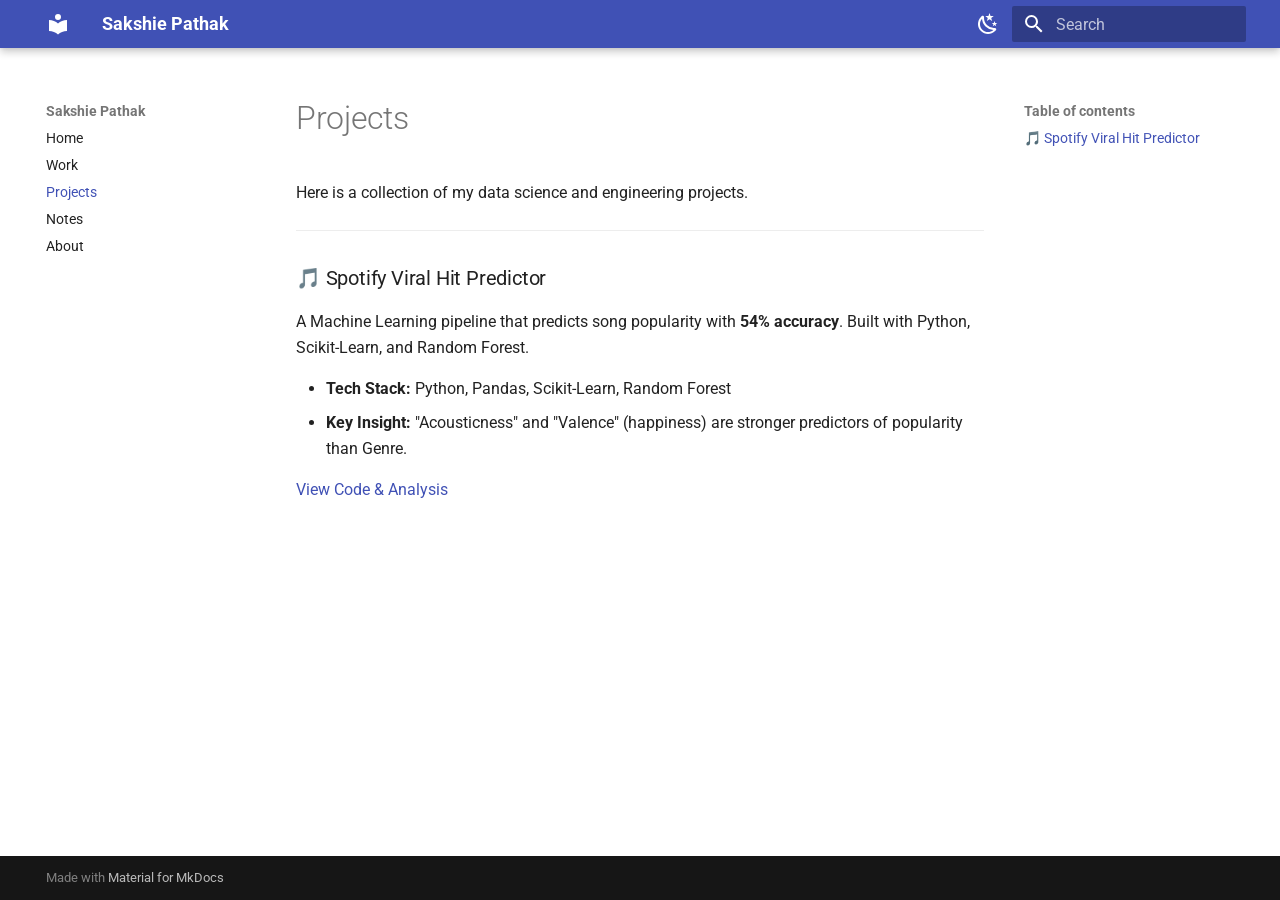
<file: projects/index.html>
<!doctype html>
<html lang="en" class="no-js">
  <head>
    
      <meta charset="utf-8">
      <meta name="viewport" content="width=device-width,initial-scale=1">
      
        <meta name="description" content="Sakshie's personal website">
      
      
      
        <link rel="canonical" href="https://sakshiep.github.io/projects/">
      
      
        <link rel="prev" href="../work/">
      
      
        <link rel="next" href="../notes/">
      
      
        
      
      
      <link rel="icon" href="../assets/images/favicon.png">
      <meta name="generator" content="mkdocs-1.6.1, mkdocs-material-9.7.1">
    
    
      
        <title>Projects - Sakshie Pathak</title>
      
    
    
      <link rel="stylesheet" href="../assets/stylesheets/main.484c7ddc.min.css">
      
        
        <link rel="stylesheet" href="../assets/stylesheets/palette.ab4e12ef.min.css">
      
      


    
    
      
    
    
      
        
        
        <link rel="preconnect" href="https://fonts.gstatic.com" crossorigin>
        <link rel="stylesheet" href="https://fonts.googleapis.com/css?family=Roboto:300,300i,400,400i,700,700i%7CRoboto+Mono:400,400i,700,700i&display=fallback">
        <style>:root{--md-text-font:"Roboto";--md-code-font:"Roboto Mono"}</style>
      
    
    
      <link rel="stylesheet" href="../stylesheets/extra.css">
    
    <script>__md_scope=new URL("..",location),__md_hash=e=>[...e].reduce(((e,_)=>(e<<5)-e+_.charCodeAt(0)),0),__md_get=(e,_=localStorage,t=__md_scope)=>JSON.parse(_.getItem(t.pathname+"."+e)),__md_set=(e,_,t=localStorage,a=__md_scope)=>{try{t.setItem(a.pathname+"."+e,JSON.stringify(_))}catch(e){}}</script>
    
      

    
    
  </head>
  
  
    
    
      
    
    
    
    
    <body dir="ltr" data-md-color-scheme="default" data-md-color-primary="indigo" data-md-color-accent="indigo">
  
    
    <input class="md-toggle" data-md-toggle="drawer" type="checkbox" id="__drawer" autocomplete="off">
    <input class="md-toggle" data-md-toggle="search" type="checkbox" id="__search" autocomplete="off">
    <label class="md-overlay" for="__drawer"></label>
    <div data-md-component="skip">
      
        
        <a href="#projects" class="md-skip">
          Skip to content
        </a>
      
    </div>
    <div data-md-component="announce">
      
    </div>
    
    
      

  

<header class="md-header md-header--shadow" data-md-component="header">
  <nav class="md-header__inner md-grid" aria-label="Header">
    <a href=".." title="Sakshie Pathak" class="md-header__button md-logo" aria-label="Sakshie Pathak" data-md-component="logo">
      
  
  <svg xmlns="http://www.w3.org/2000/svg" viewBox="0 0 24 24"><path d="M12 8a3 3 0 0 0 3-3 3 3 0 0 0-3-3 3 3 0 0 0-3 3 3 3 0 0 0 3 3m0 3.54C9.64 9.35 6.5 8 3 8v11c3.5 0 6.64 1.35 9 3.54 2.36-2.19 5.5-3.54 9-3.54V8c-3.5 0-6.64 1.35-9 3.54"/></svg>

    </a>
    <label class="md-header__button md-icon" for="__drawer">
      
      <svg xmlns="http://www.w3.org/2000/svg" viewBox="0 0 24 24"><path d="M3 6h18v2H3zm0 5h18v2H3zm0 5h18v2H3z"/></svg>
    </label>
    <div class="md-header__title" data-md-component="header-title">
      <div class="md-header__ellipsis">
        <div class="md-header__topic">
          <span class="md-ellipsis">
            Sakshie Pathak
          </span>
        </div>
        <div class="md-header__topic" data-md-component="header-topic">
          <span class="md-ellipsis">
            
              Projects
            
          </span>
        </div>
      </div>
    </div>
    
      
        <form class="md-header__option" data-md-component="palette">
  
    
    
    
    <input class="md-option" data-md-color-media="" data-md-color-scheme="default" data-md-color-primary="indigo" data-md-color-accent="indigo"  aria-label="Dark mode"  type="radio" name="__palette" id="__palette_0">
    
      <label class="md-header__button md-icon" title="Dark mode" for="__palette_1" hidden>
        <svg xmlns="http://www.w3.org/2000/svg" viewBox="0 0 24 24"><path d="m17.75 4.09-2.53 1.94.91 3.06-2.63-1.81-2.63 1.81.91-3.06-2.53-1.94L12.44 4l1.06-3 1.06 3zm3.5 6.91-1.64 1.25.59 1.98-1.7-1.17-1.7 1.17.59-1.98L15.75 11l2.06-.05L18.5 9l.69 1.95zm-2.28 4.95c.83-.08 1.72 1.1 1.19 1.85-.32.45-.66.87-1.08 1.27C15.17 23 8.84 23 4.94 19.07c-3.91-3.9-3.91-10.24 0-14.14.4-.4.82-.76 1.27-1.08.75-.53 1.93.36 1.85 1.19-.27 2.86.69 5.83 2.89 8.02a9.96 9.96 0 0 0 8.02 2.89m-1.64 2.02a12.08 12.08 0 0 1-7.8-3.47c-2.17-2.19-3.33-5-3.49-7.82-2.81 3.14-2.7 7.96.31 10.98 3.02 3.01 7.84 3.12 10.98.31"/></svg>
      </label>
    
  
    
    
    
    <input class="md-option" data-md-color-media="" data-md-color-scheme="slate" data-md-color-primary="indigo" data-md-color-accent="indigo"  aria-label="Light mode"  type="radio" name="__palette" id="__palette_1">
    
      <label class="md-header__button md-icon" title="Light mode" for="__palette_0" hidden>
        <svg xmlns="http://www.w3.org/2000/svg" viewBox="0 0 24 24"><path d="M12 7a5 5 0 0 1 5 5 5 5 0 0 1-5 5 5 5 0 0 1-5-5 5 5 0 0 1 5-5m0 2a3 3 0 0 0-3 3 3 3 0 0 0 3 3 3 3 0 0 0 3-3 3 3 0 0 0-3-3m0-7 2.39 3.42C13.65 5.15 12.84 5 12 5s-1.65.15-2.39.42zM3.34 7l4.16-.35A7.2 7.2 0 0 0 5.94 8.5c-.44.74-.69 1.5-.83 2.29zm.02 10 1.76-3.77a7.131 7.131 0 0 0 2.38 4.14zM20.65 7l-1.77 3.79a7.02 7.02 0 0 0-2.38-4.15zm-.01 10-4.14.36c.59-.51 1.12-1.14 1.54-1.86.42-.73.69-1.5.83-2.29zM12 22l-2.41-3.44c.74.27 1.55.44 2.41.44.82 0 1.63-.17 2.37-.44z"/></svg>
      </label>
    
  
</form>
      
    
    
      <script>var palette=__md_get("__palette");if(palette&&palette.color){if("(prefers-color-scheme)"===palette.color.media){var media=matchMedia("(prefers-color-scheme: light)"),input=document.querySelector(media.matches?"[data-md-color-media='(prefers-color-scheme: light)']":"[data-md-color-media='(prefers-color-scheme: dark)']");palette.color.media=input.getAttribute("data-md-color-media"),palette.color.scheme=input.getAttribute("data-md-color-scheme"),palette.color.primary=input.getAttribute("data-md-color-primary"),palette.color.accent=input.getAttribute("data-md-color-accent")}for(var[key,value]of Object.entries(palette.color))document.body.setAttribute("data-md-color-"+key,value)}</script>
    
    
    
      
      
        <label class="md-header__button md-icon" for="__search">
          
          <svg xmlns="http://www.w3.org/2000/svg" viewBox="0 0 24 24"><path d="M9.5 3A6.5 6.5 0 0 1 16 9.5c0 1.61-.59 3.09-1.56 4.23l.27.27h.79l5 5-1.5 1.5-5-5v-.79l-.27-.27A6.52 6.52 0 0 1 9.5 16 6.5 6.5 0 0 1 3 9.5 6.5 6.5 0 0 1 9.5 3m0 2C7 5 5 7 5 9.5S7 14 9.5 14 14 12 14 9.5 12 5 9.5 5"/></svg>
        </label>
        <div class="md-search" data-md-component="search" role="dialog">
  <label class="md-search__overlay" for="__search"></label>
  <div class="md-search__inner" role="search">
    <form class="md-search__form" name="search">
      <input type="text" class="md-search__input" name="query" aria-label="Search" placeholder="Search" autocapitalize="off" autocorrect="off" autocomplete="off" spellcheck="false" data-md-component="search-query" required>
      <label class="md-search__icon md-icon" for="__search">
        
        <svg xmlns="http://www.w3.org/2000/svg" viewBox="0 0 24 24"><path d="M9.5 3A6.5 6.5 0 0 1 16 9.5c0 1.61-.59 3.09-1.56 4.23l.27.27h.79l5 5-1.5 1.5-5-5v-.79l-.27-.27A6.52 6.52 0 0 1 9.5 16 6.5 6.5 0 0 1 3 9.5 6.5 6.5 0 0 1 9.5 3m0 2C7 5 5 7 5 9.5S7 14 9.5 14 14 12 14 9.5 12 5 9.5 5"/></svg>
        
        <svg xmlns="http://www.w3.org/2000/svg" viewBox="0 0 24 24"><path d="M20 11v2H8l5.5 5.5-1.42 1.42L4.16 12l7.92-7.92L13.5 5.5 8 11z"/></svg>
      </label>
      <nav class="md-search__options" aria-label="Search">
        
        <button type="reset" class="md-search__icon md-icon" title="Clear" aria-label="Clear" tabindex="-1">
          
          <svg xmlns="http://www.w3.org/2000/svg" viewBox="0 0 24 24"><path d="M19 6.41 17.59 5 12 10.59 6.41 5 5 6.41 10.59 12 5 17.59 6.41 19 12 13.41 17.59 19 19 17.59 13.41 12z"/></svg>
        </button>
      </nav>
      
    </form>
    <div class="md-search__output">
      <div class="md-search__scrollwrap" tabindex="0" data-md-scrollfix>
        <div class="md-search-result" data-md-component="search-result">
          <div class="md-search-result__meta">
            Initializing search
          </div>
          <ol class="md-search-result__list" role="presentation"></ol>
        </div>
      </div>
    </div>
  </div>
</div>
      
    
    
  </nav>
  
</header>
    
    <div class="md-container" data-md-component="container">
      
      
        
          
        
      
      <main class="md-main" data-md-component="main">
        <div class="md-main__inner md-grid">
          
            
              
              <div class="md-sidebar md-sidebar--primary" data-md-component="sidebar" data-md-type="navigation" >
                <div class="md-sidebar__scrollwrap">
                  <div class="md-sidebar__inner">
                    



<nav class="md-nav md-nav--primary" aria-label="Navigation" data-md-level="0">
  <label class="md-nav__title" for="__drawer">
    <a href=".." title="Sakshie Pathak" class="md-nav__button md-logo" aria-label="Sakshie Pathak" data-md-component="logo">
      
  
  <svg xmlns="http://www.w3.org/2000/svg" viewBox="0 0 24 24"><path d="M12 8a3 3 0 0 0 3-3 3 3 0 0 0-3-3 3 3 0 0 0-3 3 3 3 0 0 0 3 3m0 3.54C9.64 9.35 6.5 8 3 8v11c3.5 0 6.64 1.35 9 3.54 2.36-2.19 5.5-3.54 9-3.54V8c-3.5 0-6.64 1.35-9 3.54"/></svg>

    </a>
    Sakshie Pathak
  </label>
  
  <ul class="md-nav__list" data-md-scrollfix>
    
      
      
  
  
  
  
    <li class="md-nav__item">
      <a href=".." class="md-nav__link">
        
  
  
  <span class="md-ellipsis">
    
  
    Home
  

    
  </span>
  
  

      </a>
    </li>
  

    
      
      
  
  
  
  
    <li class="md-nav__item">
      <a href="../work/" class="md-nav__link">
        
  
  
  <span class="md-ellipsis">
    
  
    Work
  

    
  </span>
  
  

      </a>
    </li>
  

    
      
      
  
  
    
  
  
  
    <li class="md-nav__item md-nav__item--active">
      
      <input class="md-nav__toggle md-toggle" type="checkbox" id="__toc">
      
      
        
      
      
        <label class="md-nav__link md-nav__link--active" for="__toc">
          
  
  
  <span class="md-ellipsis">
    
  
    Projects
  

    
  </span>
  
  

          <span class="md-nav__icon md-icon"></span>
        </label>
      
      <a href="./" class="md-nav__link md-nav__link--active">
        
  
  
  <span class="md-ellipsis">
    
  
    Projects
  

    
  </span>
  
  

      </a>
      
        

<nav class="md-nav md-nav--secondary" aria-label="Table of contents">
  
  
  
    
  
  
    <label class="md-nav__title" for="__toc">
      <span class="md-nav__icon md-icon"></span>
      Table of contents
    </label>
    <ul class="md-nav__list" data-md-component="toc" data-md-scrollfix>
      
        <li class="md-nav__item">
  <a href="#spotify-viral-hit-predictor" class="md-nav__link">
    <span class="md-ellipsis">
      
        🎵 Spotify Viral Hit Predictor
      
    </span>
  </a>
  
</li>
      
    </ul>
  
</nav>
      
    </li>
  

    
      
      
  
  
  
  
    <li class="md-nav__item">
      <a href="../notes/" class="md-nav__link">
        
  
  
  <span class="md-ellipsis">
    
  
    Notes
  

    
  </span>
  
  

      </a>
    </li>
  

    
      
      
  
  
  
  
    <li class="md-nav__item">
      <a href="../about/" class="md-nav__link">
        
  
  
  <span class="md-ellipsis">
    
  
    About
  

    
  </span>
  
  

      </a>
    </li>
  

    
  </ul>
</nav>
                  </div>
                </div>
              </div>
            
            
              
              <div class="md-sidebar md-sidebar--secondary" data-md-component="sidebar" data-md-type="toc" >
                <div class="md-sidebar__scrollwrap">
                  <div class="md-sidebar__inner">
                    

<nav class="md-nav md-nav--secondary" aria-label="Table of contents">
  
  
  
    
  
  
    <label class="md-nav__title" for="__toc">
      <span class="md-nav__icon md-icon"></span>
      Table of contents
    </label>
    <ul class="md-nav__list" data-md-component="toc" data-md-scrollfix>
      
        <li class="md-nav__item">
  <a href="#spotify-viral-hit-predictor" class="md-nav__link">
    <span class="md-ellipsis">
      
        🎵 Spotify Viral Hit Predictor
      
    </span>
  </a>
  
</li>
      
    </ul>
  
</nav>
                  </div>
                </div>
              </div>
            
          
          
            <div class="md-content" data-md-component="content">
              
              <article class="md-content__inner md-typeset">
                
                  



<h1 id="projects">Projects<a class="headerlink" href="#projects" title="Permanent link">&para;</a></h1>
<p>Here is a collection of my data science and engineering projects.</p>
<hr />
<h3 id="spotify-viral-hit-predictor">🎵 Spotify Viral Hit Predictor<a class="headerlink" href="#spotify-viral-hit-predictor" title="Permanent link">&para;</a></h3>
<p>A Machine Learning pipeline that predicts song popularity with <strong>54% accuracy</strong>. Built with Python, Scikit-Learn, and Random Forest.</p>
<ul>
<li><strong>Tech Stack:</strong> Python, Pandas, Scikit-Learn, Random Forest</li>
<li><strong>Key Insight:</strong> "Acousticness" and "Valence" (happiness) are stronger predictors of popularity than Genre.</li>
</ul>
<p><a href="https://github.com/SakshieP/spotify_viral_predictor">View Code &amp; Analysis</a></p>












                
              </article>
            </div>
          
          
<script>var target=document.getElementById(location.hash.slice(1));target&&target.name&&(target.checked=target.name.startsWith("__tabbed_"))</script>
        </div>
        
      </main>
      
        <footer class="md-footer">
  
  <div class="md-footer-meta md-typeset">
    <div class="md-footer-meta__inner md-grid">
      <div class="md-copyright">
  
  
    Made with
    <a href="https://squidfunk.github.io/mkdocs-material/" target="_blank" rel="noopener">
      Material for MkDocs
    </a>
  
</div>
      
    </div>
  </div>
</footer>
      
    </div>
    <div class="md-dialog" data-md-component="dialog">
      <div class="md-dialog__inner md-typeset"></div>
    </div>
    
    
    
      
      
      <script id="__config" type="application/json">{"annotate": null, "base": "..", "features": ["search.highlight", "content.code.copy"], "search": "../assets/javascripts/workers/search.2c215733.min.js", "tags": null, "translations": {"clipboard.copied": "Copied to clipboard", "clipboard.copy": "Copy to clipboard", "search.result.more.one": "1 more on this page", "search.result.more.other": "# more on this page", "search.result.none": "No matching documents", "search.result.one": "1 matching document", "search.result.other": "# matching documents", "search.result.placeholder": "Type to start searching", "search.result.term.missing": "Missing", "select.version": "Select version"}, "version": null}</script>
    
    
      <script src="../assets/javascripts/bundle.79ae519e.min.js"></script>
      
    
  </body>
</html>
</file>
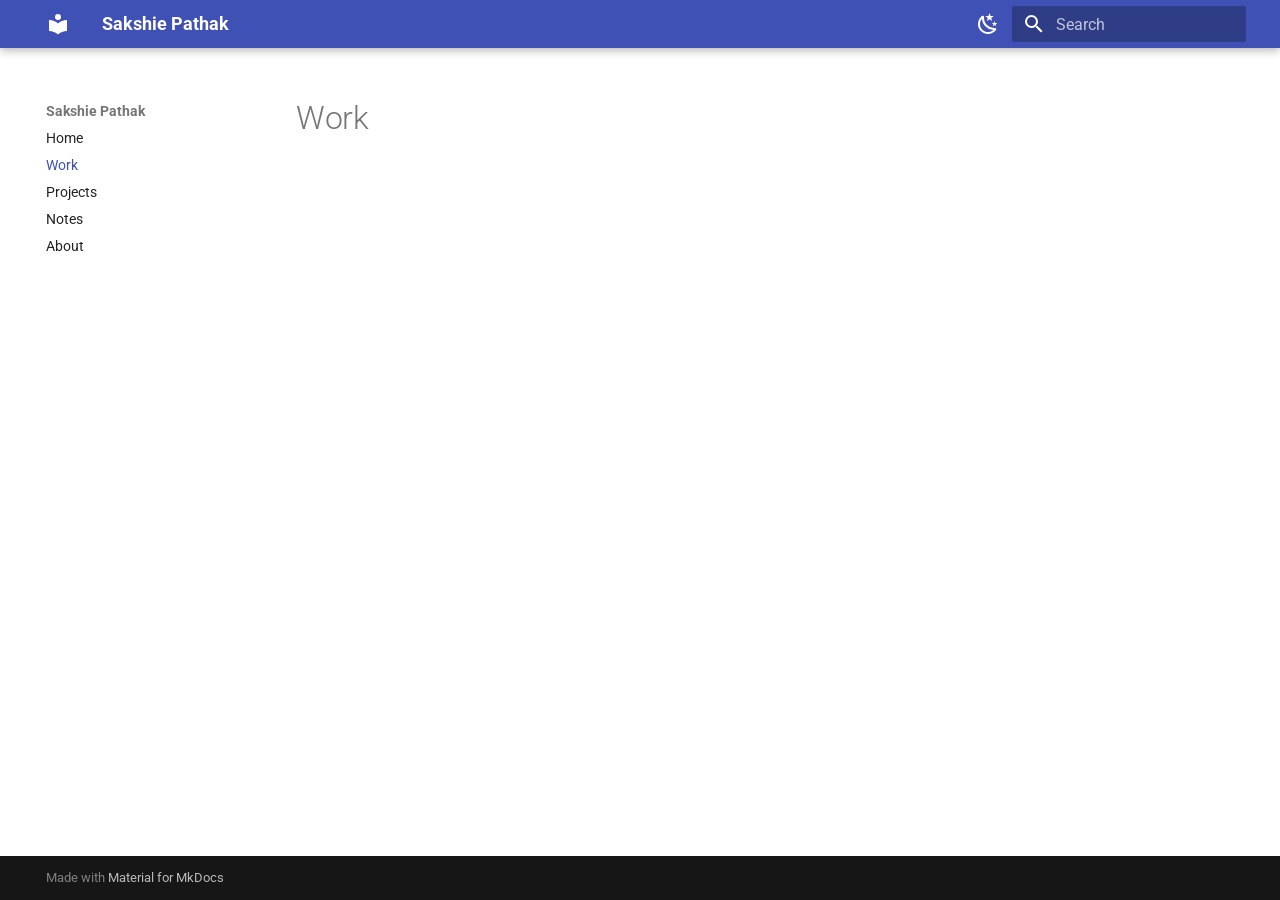
<file: work/index.html>
<!doctype html>
<html lang="en" class="no-js">
  <head>
    
      <meta charset="utf-8">
      <meta name="viewport" content="width=device-width,initial-scale=1">
      
        <meta name="description" content="Sakshie's personal website">
      
      
      
        <link rel="canonical" href="https://sakshiep.github.io/work/">
      
      
        <link rel="prev" href="..">
      
      
        <link rel="next" href="../projects/">
      
      
        
      
      
      <link rel="icon" href="../assets/images/favicon.png">
      <meta name="generator" content="mkdocs-1.6.1, mkdocs-material-9.7.1">
    
    
      
        <title>Work - Sakshie Pathak</title>
      
    
    
      <link rel="stylesheet" href="../assets/stylesheets/main.484c7ddc.min.css">
      
        
        <link rel="stylesheet" href="../assets/stylesheets/palette.ab4e12ef.min.css">
      
      


    
    
      
    
    
      
        
        
        <link rel="preconnect" href="https://fonts.gstatic.com" crossorigin>
        <link rel="stylesheet" href="https://fonts.googleapis.com/css?family=Roboto:300,300i,400,400i,700,700i%7CRoboto+Mono:400,400i,700,700i&display=fallback">
        <style>:root{--md-text-font:"Roboto";--md-code-font:"Roboto Mono"}</style>
      
    
    
      <link rel="stylesheet" href="../stylesheets/extra.css">
    
    <script>__md_scope=new URL("..",location),__md_hash=e=>[...e].reduce(((e,_)=>(e<<5)-e+_.charCodeAt(0)),0),__md_get=(e,_=localStorage,t=__md_scope)=>JSON.parse(_.getItem(t.pathname+"."+e)),__md_set=(e,_,t=localStorage,a=__md_scope)=>{try{t.setItem(a.pathname+"."+e,JSON.stringify(_))}catch(e){}}</script>
    
      

    
    
  </head>
  
  
    
    
      
    
    
    
    
    <body dir="ltr" data-md-color-scheme="default" data-md-color-primary="indigo" data-md-color-accent="indigo">
  
    
    <input class="md-toggle" data-md-toggle="drawer" type="checkbox" id="__drawer" autocomplete="off">
    <input class="md-toggle" data-md-toggle="search" type="checkbox" id="__search" autocomplete="off">
    <label class="md-overlay" for="__drawer"></label>
    <div data-md-component="skip">
      
    </div>
    <div data-md-component="announce">
      
    </div>
    
    
      

  

<header class="md-header md-header--shadow" data-md-component="header">
  <nav class="md-header__inner md-grid" aria-label="Header">
    <a href=".." title="Sakshie Pathak" class="md-header__button md-logo" aria-label="Sakshie Pathak" data-md-component="logo">
      
  
  <svg xmlns="http://www.w3.org/2000/svg" viewBox="0 0 24 24"><path d="M12 8a3 3 0 0 0 3-3 3 3 0 0 0-3-3 3 3 0 0 0-3 3 3 3 0 0 0 3 3m0 3.54C9.64 9.35 6.5 8 3 8v11c3.5 0 6.64 1.35 9 3.54 2.36-2.19 5.5-3.54 9-3.54V8c-3.5 0-6.64 1.35-9 3.54"/></svg>

    </a>
    <label class="md-header__button md-icon" for="__drawer">
      
      <svg xmlns="http://www.w3.org/2000/svg" viewBox="0 0 24 24"><path d="M3 6h18v2H3zm0 5h18v2H3zm0 5h18v2H3z"/></svg>
    </label>
    <div class="md-header__title" data-md-component="header-title">
      <div class="md-header__ellipsis">
        <div class="md-header__topic">
          <span class="md-ellipsis">
            Sakshie Pathak
          </span>
        </div>
        <div class="md-header__topic" data-md-component="header-topic">
          <span class="md-ellipsis">
            
              Work
            
          </span>
        </div>
      </div>
    </div>
    
      
        <form class="md-header__option" data-md-component="palette">
  
    
    
    
    <input class="md-option" data-md-color-media="" data-md-color-scheme="default" data-md-color-primary="indigo" data-md-color-accent="indigo"  aria-label="Dark mode"  type="radio" name="__palette" id="__palette_0">
    
      <label class="md-header__button md-icon" title="Dark mode" for="__palette_1" hidden>
        <svg xmlns="http://www.w3.org/2000/svg" viewBox="0 0 24 24"><path d="m17.75 4.09-2.53 1.94.91 3.06-2.63-1.81-2.63 1.81.91-3.06-2.53-1.94L12.44 4l1.06-3 1.06 3zm3.5 6.91-1.64 1.25.59 1.98-1.7-1.17-1.7 1.17.59-1.98L15.75 11l2.06-.05L18.5 9l.69 1.95zm-2.28 4.95c.83-.08 1.72 1.1 1.19 1.85-.32.45-.66.87-1.08 1.27C15.17 23 8.84 23 4.94 19.07c-3.91-3.9-3.91-10.24 0-14.14.4-.4.82-.76 1.27-1.08.75-.53 1.93.36 1.85 1.19-.27 2.86.69 5.83 2.89 8.02a9.96 9.96 0 0 0 8.02 2.89m-1.64 2.02a12.08 12.08 0 0 1-7.8-3.47c-2.17-2.19-3.33-5-3.49-7.82-2.81 3.14-2.7 7.96.31 10.98 3.02 3.01 7.84 3.12 10.98.31"/></svg>
      </label>
    
  
    
    
    
    <input class="md-option" data-md-color-media="" data-md-color-scheme="slate" data-md-color-primary="indigo" data-md-color-accent="indigo"  aria-label="Light mode"  type="radio" name="__palette" id="__palette_1">
    
      <label class="md-header__button md-icon" title="Light mode" for="__palette_0" hidden>
        <svg xmlns="http://www.w3.org/2000/svg" viewBox="0 0 24 24"><path d="M12 7a5 5 0 0 1 5 5 5 5 0 0 1-5 5 5 5 0 0 1-5-5 5 5 0 0 1 5-5m0 2a3 3 0 0 0-3 3 3 3 0 0 0 3 3 3 3 0 0 0 3-3 3 3 0 0 0-3-3m0-7 2.39 3.42C13.65 5.15 12.84 5 12 5s-1.65.15-2.39.42zM3.34 7l4.16-.35A7.2 7.2 0 0 0 5.94 8.5c-.44.74-.69 1.5-.83 2.29zm.02 10 1.76-3.77a7.131 7.131 0 0 0 2.38 4.14zM20.65 7l-1.77 3.79a7.02 7.02 0 0 0-2.38-4.15zm-.01 10-4.14.36c.59-.51 1.12-1.14 1.54-1.86.42-.73.69-1.5.83-2.29zM12 22l-2.41-3.44c.74.27 1.55.44 2.41.44.82 0 1.63-.17 2.37-.44z"/></svg>
      </label>
    
  
</form>
      
    
    
      <script>var palette=__md_get("__palette");if(palette&&palette.color){if("(prefers-color-scheme)"===palette.color.media){var media=matchMedia("(prefers-color-scheme: light)"),input=document.querySelector(media.matches?"[data-md-color-media='(prefers-color-scheme: light)']":"[data-md-color-media='(prefers-color-scheme: dark)']");palette.color.media=input.getAttribute("data-md-color-media"),palette.color.scheme=input.getAttribute("data-md-color-scheme"),palette.color.primary=input.getAttribute("data-md-color-primary"),palette.color.accent=input.getAttribute("data-md-color-accent")}for(var[key,value]of Object.entries(palette.color))document.body.setAttribute("data-md-color-"+key,value)}</script>
    
    
    
      
      
        <label class="md-header__button md-icon" for="__search">
          
          <svg xmlns="http://www.w3.org/2000/svg" viewBox="0 0 24 24"><path d="M9.5 3A6.5 6.5 0 0 1 16 9.5c0 1.61-.59 3.09-1.56 4.23l.27.27h.79l5 5-1.5 1.5-5-5v-.79l-.27-.27A6.52 6.52 0 0 1 9.5 16 6.5 6.5 0 0 1 3 9.5 6.5 6.5 0 0 1 9.5 3m0 2C7 5 5 7 5 9.5S7 14 9.5 14 14 12 14 9.5 12 5 9.5 5"/></svg>
        </label>
        <div class="md-search" data-md-component="search" role="dialog">
  <label class="md-search__overlay" for="__search"></label>
  <div class="md-search__inner" role="search">
    <form class="md-search__form" name="search">
      <input type="text" class="md-search__input" name="query" aria-label="Search" placeholder="Search" autocapitalize="off" autocorrect="off" autocomplete="off" spellcheck="false" data-md-component="search-query" required>
      <label class="md-search__icon md-icon" for="__search">
        
        <svg xmlns="http://www.w3.org/2000/svg" viewBox="0 0 24 24"><path d="M9.5 3A6.5 6.5 0 0 1 16 9.5c0 1.61-.59 3.09-1.56 4.23l.27.27h.79l5 5-1.5 1.5-5-5v-.79l-.27-.27A6.52 6.52 0 0 1 9.5 16 6.5 6.5 0 0 1 3 9.5 6.5 6.5 0 0 1 9.5 3m0 2C7 5 5 7 5 9.5S7 14 9.5 14 14 12 14 9.5 12 5 9.5 5"/></svg>
        
        <svg xmlns="http://www.w3.org/2000/svg" viewBox="0 0 24 24"><path d="M20 11v2H8l5.5 5.5-1.42 1.42L4.16 12l7.92-7.92L13.5 5.5 8 11z"/></svg>
      </label>
      <nav class="md-search__options" aria-label="Search">
        
        <button type="reset" class="md-search__icon md-icon" title="Clear" aria-label="Clear" tabindex="-1">
          
          <svg xmlns="http://www.w3.org/2000/svg" viewBox="0 0 24 24"><path d="M19 6.41 17.59 5 12 10.59 6.41 5 5 6.41 10.59 12 5 17.59 6.41 19 12 13.41 17.59 19 19 17.59 13.41 12z"/></svg>
        </button>
      </nav>
      
    </form>
    <div class="md-search__output">
      <div class="md-search__scrollwrap" tabindex="0" data-md-scrollfix>
        <div class="md-search-result" data-md-component="search-result">
          <div class="md-search-result__meta">
            Initializing search
          </div>
          <ol class="md-search-result__list" role="presentation"></ol>
        </div>
      </div>
    </div>
  </div>
</div>
      
    
    
  </nav>
  
</header>
    
    <div class="md-container" data-md-component="container">
      
      
        
          
        
      
      <main class="md-main" data-md-component="main">
        <div class="md-main__inner md-grid">
          
            
              
              <div class="md-sidebar md-sidebar--primary" data-md-component="sidebar" data-md-type="navigation" >
                <div class="md-sidebar__scrollwrap">
                  <div class="md-sidebar__inner">
                    



<nav class="md-nav md-nav--primary" aria-label="Navigation" data-md-level="0">
  <label class="md-nav__title" for="__drawer">
    <a href=".." title="Sakshie Pathak" class="md-nav__button md-logo" aria-label="Sakshie Pathak" data-md-component="logo">
      
  
  <svg xmlns="http://www.w3.org/2000/svg" viewBox="0 0 24 24"><path d="M12 8a3 3 0 0 0 3-3 3 3 0 0 0-3-3 3 3 0 0 0-3 3 3 3 0 0 0 3 3m0 3.54C9.64 9.35 6.5 8 3 8v11c3.5 0 6.64 1.35 9 3.54 2.36-2.19 5.5-3.54 9-3.54V8c-3.5 0-6.64 1.35-9 3.54"/></svg>

    </a>
    Sakshie Pathak
  </label>
  
  <ul class="md-nav__list" data-md-scrollfix>
    
      
      
  
  
  
  
    <li class="md-nav__item">
      <a href=".." class="md-nav__link">
        
  
  
  <span class="md-ellipsis">
    
  
    Home
  

    
  </span>
  
  

      </a>
    </li>
  

    
      
      
  
  
    
  
  
  
    <li class="md-nav__item md-nav__item--active">
      
      <input class="md-nav__toggle md-toggle" type="checkbox" id="__toc">
      
      
      
      <a href="./" class="md-nav__link md-nav__link--active">
        
  
  
  <span class="md-ellipsis">
    
  
    Work
  

    
  </span>
  
  

      </a>
      
    </li>
  

    
      
      
  
  
  
  
    <li class="md-nav__item">
      <a href="../projects/" class="md-nav__link">
        
  
  
  <span class="md-ellipsis">
    
  
    Projects
  

    
  </span>
  
  

      </a>
    </li>
  

    
      
      
  
  
  
  
    <li class="md-nav__item">
      <a href="../notes/" class="md-nav__link">
        
  
  
  <span class="md-ellipsis">
    
  
    Notes
  

    
  </span>
  
  

      </a>
    </li>
  

    
      
      
  
  
  
  
    <li class="md-nav__item">
      <a href="../about/" class="md-nav__link">
        
  
  
  <span class="md-ellipsis">
    
  
    About
  

    
  </span>
  
  

      </a>
    </li>
  

    
  </ul>
</nav>
                  </div>
                </div>
              </div>
            
            
              
              <div class="md-sidebar md-sidebar--secondary" data-md-component="sidebar" data-md-type="toc" >
                <div class="md-sidebar__scrollwrap">
                  <div class="md-sidebar__inner">
                    

<nav class="md-nav md-nav--secondary" aria-label="Table of contents">
  
  
  
  
</nav>
                  </div>
                </div>
              </div>
            
          
          
            <div class="md-content" data-md-component="content">
              
              <article class="md-content__inner md-typeset">
                
                  



  <h1>Work</h1>














                
              </article>
            </div>
          
          
<script>var target=document.getElementById(location.hash.slice(1));target&&target.name&&(target.checked=target.name.startsWith("__tabbed_"))</script>
        </div>
        
      </main>
      
        <footer class="md-footer">
  
  <div class="md-footer-meta md-typeset">
    <div class="md-footer-meta__inner md-grid">
      <div class="md-copyright">
  
  
    Made with
    <a href="https://squidfunk.github.io/mkdocs-material/" target="_blank" rel="noopener">
      Material for MkDocs
    </a>
  
</div>
      
    </div>
  </div>
</footer>
      
    </div>
    <div class="md-dialog" data-md-component="dialog">
      <div class="md-dialog__inner md-typeset"></div>
    </div>
    
    
    
      
      
      <script id="__config" type="application/json">{"annotate": null, "base": "..", "features": ["search.highlight", "content.code.copy"], "search": "../assets/javascripts/workers/search.2c215733.min.js", "tags": null, "translations": {"clipboard.copied": "Copied to clipboard", "clipboard.copy": "Copy to clipboard", "search.result.more.one": "1 more on this page", "search.result.more.other": "# more on this page", "search.result.none": "No matching documents", "search.result.one": "1 matching document", "search.result.other": "# matching documents", "search.result.placeholder": "Type to start searching", "search.result.term.missing": "Missing", "select.version": "Select version"}, "version": null}</script>
    
    
      <script src="../assets/javascripts/bundle.79ae519e.min.js"></script>
      
    
  </body>
</html>
</file>
<file: stylesheets/extra.css>
.profile {
  display: flex;
  gap: 2rem;
  align-items: flex-start;
  flex-wrap: wrap;
}

.profile .text {
  flex: 1 1 360px;
}

.profile .photo {
  flex: 0 0 auto;
}

.hero-photo {
  width: 260px;
  height: 260px;
  object-fit: cover;
  border-radius: 999px;
  display: block;
}
</file>
<file: assets/stylesheets/main.484c7ddc.min.css>
@charset "UTF-8";html{-webkit-text-size-adjust:none;-moz-text-size-adjust:none;text-size-adjust:none;box-sizing:border-box}*,:after,:before{box-sizing:inherit}@media (prefers-reduced-motion){*,:after,:before{transition:none!important}}body{margin:0}a,button,input,label{-webkit-tap-highlight-color:transparent}a{color:inherit;text-decoration:none}hr{border:0;box-sizing:initial;display:block;height:.05rem;overflow:visible;padding:0}small{font-size:80%}sub,sup{line-height:1em}img{border-style:none}table{border-collapse:initial;border-spacing:0}td,th{font-weight:400;vertical-align:top}button{background:#0000;border:0;font-family:inherit;font-size:inherit;margin:0;padding:0}input{border:0;outline:none}:root{--md-primary-fg-color:#4051b5;--md-primary-fg-color--light:#5d6cc0;--md-primary-fg-color--dark:#303fa1;--md-primary-bg-color:#fff;--md-primary-bg-color--light:#ffffffb3;--md-accent-fg-color:#526cfe;--md-accent-fg-color--transparent:#526cfe1a;--md-accent-bg-color:#fff;--md-accent-bg-color--light:#ffffffb3}[data-md-color-scheme=default]{color-scheme:light}[data-md-color-scheme=default] img[src$="#gh-dark-mode-only"],[data-md-color-scheme=default] img[src$="#only-dark"]{display:none}:root,[data-md-color-scheme=default]{--md-hue:225deg;--md-default-fg-color:#000000de;--md-default-fg-color--light:#0000008a;--md-default-fg-color--lighter:#00000052;--md-default-fg-color--lightest:#00000012;--md-default-bg-color:#fff;--md-default-bg-color--light:#ffffffb3;--md-default-bg-color--lighter:#ffffff4d;--md-default-bg-color--lightest:#ffffff1f;--md-code-fg-color:#36464e;--md-code-bg-color:#f5f5f5;--md-code-bg-color--light:#f5f5f5b3;--md-code-bg-color--lighter:#f5f5f54d;--md-code-hl-color:#4287ff;--md-code-hl-color--light:#4287ff1a;--md-code-hl-number-color:#d52a2a;--md-code-hl-special-color:#db1457;--md-code-hl-function-color:#a846b9;--md-code-hl-constant-color:#6e59d9;--md-code-hl-keyword-color:#3f6ec6;--md-code-hl-string-color:#1c7d4d;--md-code-hl-name-color:var(--md-code-fg-color);--md-code-hl-operator-color:var(--md-default-fg-color--light);--md-code-hl-punctuation-color:var(--md-default-fg-color--light);--md-code-hl-comment-color:var(--md-default-fg-color--light);--md-code-hl-generic-color:var(--md-default-fg-color--light);--md-code-hl-variable-color:var(--md-default-fg-color--light);--md-typeset-color:var(--md-default-fg-color);--md-typeset-a-color:var(--md-primary-fg-color);--md-typeset-del-color:#f5503d26;--md-typeset-ins-color:#0bd57026;--md-typeset-kbd-color:#fafafa;--md-typeset-kbd-accent-color:#fff;--md-typeset-kbd-border-color:#b8b8b8;--md-typeset-mark-color:#ffff0080;--md-typeset-table-color:#0000001f;--md-typeset-table-color--light:rgba(0,0,0,.035);--md-admonition-fg-color:var(--md-default-fg-color);--md-admonition-bg-color:var(--md-default-bg-color);--md-warning-fg-color:#000000de;--md-warning-bg-color:#ff9;--md-footer-fg-color:#fff;--md-footer-fg-color--light:#ffffffb3;--md-footer-fg-color--lighter:#ffffff73;--md-footer-bg-color:#000000de;--md-footer-bg-color--dark:#00000052;--md-shadow-z1:0 0.2rem 0.5rem #0000000d,0 0 0.05rem #0000001a;--md-shadow-z2:0 0.2rem 0.5rem #0000001a,0 0 0.05rem #00000040;--md-shadow-z3:0 0.2rem 0.5rem #0003,0 0 0.05rem #00000059}.md-icon svg{fill:currentcolor;display:block;height:1.2rem;width:1.2rem}body{-webkit-font-smoothing:antialiased;-moz-osx-font-smoothing:grayscale;--md-text-font-family:var(--md-text-font,_),-apple-system,BlinkMacSystemFont,Helvetica,Arial,sans-serif;--md-code-font-family:var(--md-code-font,_),SFMono-Regular,Consolas,Menlo,monospace}aside,body,input{font-feature-settings:"kern","liga";color:var(--md-typeset-color);font-family:var(--md-text-font-family)}code,kbd,pre{font-feature-settings:"kern";font-family:var(--md-code-font-family)}:root{--md-typeset-table-sort-icon:url('data:image/svg+xml;charset=utf-8,<svg xmlns="http://www.w3.org/2000/svg" viewBox="0 0 24 24"><path d="m18 21-4-4h3V7h-3l4-4 4 4h-3v10h3M2 19v-2h10v2M2 13v-2h7v2M2 7V5h4v2z"/></svg>');--md-typeset-table-sort-icon--asc:url('data:image/svg+xml;charset=utf-8,<svg xmlns="http://www.w3.org/2000/svg" viewBox="0 0 24 24"><path d="M19 17h3l-4 4-4-4h3V3h2M2 17h10v2H2M6 5v2H2V5m0 6h7v2H2z"/></svg>');--md-typeset-table-sort-icon--desc:url('data:image/svg+xml;charset=utf-8,<svg xmlns="http://www.w3.org/2000/svg" viewBox="0 0 24 24"><path d="M19 7h3l-4-4-4 4h3v14h2M2 17h10v2H2M6 5v2H2V5m0 6h7v2H2z"/></svg>')}.md-typeset{-webkit-print-color-adjust:exact;color-adjust:exact;font-size:.8rem;line-height:1.6;overflow-wrap:break-word}@media print{.md-typeset{font-size:.68rem}}.md-typeset blockquote,.md-typeset dl,.md-typeset figure,.md-typeset ol,.md-typeset pre,.md-typeset ul{margin-bottom:1em;margin-top:1em}.md-typeset h1{color:var(--md-default-fg-color--light);font-size:2em;line-height:1.3;margin:0 0 1.25em}.md-typeset h1,.md-typeset h2{font-weight:300;letter-spacing:-.01em}.md-typeset h2{font-size:1.5625em;line-height:1.4;margin:1.6em 0 .64em}.md-typeset h3{font-size:1.25em;font-weight:400;letter-spacing:-.01em;line-height:1.5;margin:1.6em 0 .8em}.md-typeset h2+h3{margin-top:.8em}.md-typeset h4{font-weight:700;letter-spacing:-.01em;margin:1em 0}.md-typeset h5,.md-typeset h6{color:var(--md-default-fg-color--light);font-size:.8em;font-weight:700;letter-spacing:-.01em;margin:1.25em 0}.md-typeset h5{text-transform:uppercase}.md-typeset h5 code{text-transform:none}.md-typeset hr{border-bottom:.05rem solid var(--md-default-fg-color--lightest);display:flow-root;margin:1.5em 0}.md-typeset a{color:var(--md-typeset-a-color);word-break:break-word}.md-typeset a,.md-typeset a:before{transition:color 125ms}.md-typeset a:focus,.md-typeset a:hover{color:var(--md-accent-fg-color)}.md-typeset a:focus code,.md-typeset a:hover code{background-color:var(--md-accent-fg-color--transparent);color:var(--md-accent-fg-color)}.md-typeset a code{color:var(--md-typeset-a-color)}.md-typeset a.focus-visible{outline-color:var(--md-accent-fg-color);outline-offset:.2rem}.md-typeset code,.md-typeset kbd,.md-typeset pre{color:var(--md-code-fg-color);direction:ltr;font-variant-ligatures:none;transition:background-color 125ms}@media print{.md-typeset code,.md-typeset kbd,.md-typeset pre{white-space:pre-wrap}}.md-typeset code{background-color:var(--md-code-bg-color);border-radius:.1rem;-webkit-box-decoration-break:clone;box-decoration-break:clone;font-size:.85em;padding:0 .2941176471em;transition:color 125ms,background-color 125ms;word-break:break-word}.md-typeset code:not(.focus-visible){-webkit-tap-highlight-color:transparent;outline:none}.md-typeset pre{display:flow-root;line-height:1.4;position:relative}.md-typeset pre>code{-webkit-box-decoration-break:slice;box-decoration-break:slice;box-shadow:none;display:block;margin:0;outline-color:var(--md-accent-fg-color);overflow:auto;padding:.7720588235em 1.1764705882em;scrollbar-color:var(--md-default-fg-color--lighter) #0000;scrollbar-width:thin;touch-action:auto;word-break:normal}.md-typeset pre>code:hover{scrollbar-color:var(--md-accent-fg-color) #0000}.md-typeset pre>code::-webkit-scrollbar{height:.2rem;width:.2rem}.md-typeset pre>code::-webkit-scrollbar-thumb{background-color:var(--md-default-fg-color--lighter)}.md-typeset pre>code::-webkit-scrollbar-thumb:hover{background-color:var(--md-accent-fg-color)}.md-typeset kbd{background-color:var(--md-typeset-kbd-color);border-radius:.1rem;box-shadow:0 .1rem 0 .05rem var(--md-typeset-kbd-border-color),0 .1rem 0 var(--md-typeset-kbd-border-color),0 -.1rem .2rem var(--md-typeset-kbd-accent-color) inset;color:var(--md-default-fg-color);display:inline-block;font-size:.75em;padding:0 .6666666667em;vertical-align:text-top;word-break:break-word}.md-typeset mark{background-color:var(--md-typeset-mark-color);-webkit-box-decoration-break:clone;box-decoration-break:clone;color:inherit;word-break:break-word}.md-typeset abbr{cursor:help;text-decoration:none}.md-typeset [data-preview],.md-typeset abbr{border-bottom:.05rem dotted var(--md-default-fg-color--light)}.md-typeset small{opacity:.75}[dir=ltr] .md-typeset sub,[dir=ltr] .md-typeset sup{margin-left:.078125em}[dir=rtl] .md-typeset sub,[dir=rtl] .md-typeset sup{margin-right:.078125em}[dir=ltr] .md-typeset blockquote{padding-left:.6rem}[dir=rtl] .md-typeset blockquote{padding-right:.6rem}[dir=ltr] .md-typeset blockquote{border-left:.2rem solid var(--md-default-fg-color--lighter)}[dir=rtl] .md-typeset blockquote{border-right:.2rem solid var(--md-default-fg-color--lighter)}.md-typeset blockquote{color:var(--md-default-fg-color--light);margin-left:0;margin-right:0}.md-typeset ul{list-style-type:disc}.md-typeset ul[type]{list-style-type:revert-layer}[dir=ltr] .md-typeset ol,[dir=ltr] .md-typeset ul{margin-left:.625em}[dir=rtl] .md-typeset ol,[dir=rtl] .md-typeset ul{margin-right:.625em}.md-typeset ol,.md-typeset ul{padding:0}.md-typeset ol:not([hidden]),.md-typeset ul:not([hidden]){display:flow-root}.md-typeset ol ol,.md-typeset ul ol{list-style-type:lower-alpha}.md-typeset ol ol ol,.md-typeset ul ol ol{list-style-type:lower-roman}.md-typeset ol ol ol ol,.md-typeset ul ol ol ol{list-style-type:upper-alpha}.md-typeset ol ol ol ol ol,.md-typeset ul ol ol ol ol{list-style-type:upper-roman}.md-typeset ol[type],.md-typeset ul[type]{list-style-type:revert-layer}[dir=ltr] .md-typeset ol li,[dir=ltr] .md-typeset ul li{margin-left:1.25em}[dir=rtl] .md-typeset ol li,[dir=rtl] .md-typeset ul li{margin-right:1.25em}.md-typeset ol li,.md-typeset ul li{margin-bottom:.5em}.md-typeset ol li blockquote,.md-typeset ol li p,.md-typeset ul li blockquote,.md-typeset ul li p{margin:.5em 0}.md-typeset ol li:last-child,.md-typeset ul li:last-child{margin-bottom:0}[dir=ltr] .md-typeset ol li ol,[dir=ltr] .md-typeset ol li ul,[dir=ltr] .md-typeset ul li ol,[dir=ltr] .md-typeset ul li ul{margin-left:.625em}[dir=rtl] .md-typeset ol li ol,[dir=rtl] .md-typeset ol li ul,[dir=rtl] .md-typeset ul li ol,[dir=rtl] .md-typeset ul li ul{margin-right:.625em}.md-typeset ol li ol,.md-typeset ol li ul,.md-typeset ul li ol,.md-typeset ul li ul{margin-bottom:.5em;margin-top:.5em}[dir=ltr] .md-typeset dd{margin-left:1.875em}[dir=rtl] .md-typeset dd{margin-right:1.875em}.md-typeset dd{margin-bottom:1.5em;margin-top:1em}.md-typeset img,.md-typeset svg,.md-typeset video{height:auto;max-width:100%}.md-typeset img[align=left]{margin:1em 1em 1em 0}.md-typeset img[align=right]{margin:1em 0 1em 1em}.md-typeset img[align]:only-child{margin-top:0}.md-typeset figure{display:flow-root;margin:1em auto;max-width:100%;text-align:center;width:fit-content}.md-typeset figure img{display:block;margin:0 auto}.md-typeset figcaption{font-style:italic;margin:1em auto;max-width:24rem}.md-typeset iframe{max-width:100%}.md-typeset table:not([class]){background-color:var(--md-default-bg-color);border:.05rem solid var(--md-typeset-table-color);border-radius:.1rem;display:inline-block;font-size:.64rem;max-width:100%;overflow:auto;touch-action:auto}@media print{.md-typeset table:not([class]){display:table}}.md-typeset table:not([class])+*{margin-top:1.5em}.md-typeset table:not([class]) td>:first-child,.md-typeset table:not([class]) th>:first-child{margin-top:0}.md-typeset table:not([class]) td>:last-child,.md-typeset table:not([class]) th>:last-child{margin-bottom:0}.md-typeset table:not([class]) td:not([align]),.md-typeset table:not([class]) th:not([align]){text-align:left}[dir=rtl] .md-typeset table:not([class]) td:not([align]),[dir=rtl] .md-typeset table:not([class]) th:not([align]){text-align:right}.md-typeset table:not([class]) th{font-weight:700;min-width:5rem;padding:.9375em 1.25em;vertical-align:top}.md-typeset table:not([class]) td{border-top:.05rem solid var(--md-typeset-table-color);padding:.9375em 1.25em;vertical-align:top}.md-typeset table:not([class]) tbody tr{transition:background-color 125ms}.md-typeset table:not([class]) tbody tr:hover{background-color:var(--md-typeset-table-color--light);box-shadow:0 .05rem 0 var(--md-default-bg-color) inset}.md-typeset table:not([class]) a{word-break:normal}.md-typeset table th[role=columnheader]{cursor:pointer}[dir=ltr] .md-typeset table th[role=columnheader]:after{margin-left:.5em}[dir=rtl] .md-typeset table th[role=columnheader]:after{margin-right:.5em}.md-typeset table th[role=columnheader]:after{content:"";display:inline-block;height:1.2em;-webkit-mask-image:var(--md-typeset-table-sort-icon);mask-image:var(--md-typeset-table-sort-icon);-webkit-mask-repeat:no-repeat;mask-repeat:no-repeat;-webkit-mask-size:contain;mask-size:contain;transition:background-color 125ms;vertical-align:text-bottom;width:1.2em}.md-typeset table th[role=columnheader]:hover:after{background-color:var(--md-default-fg-color--lighter)}.md-typeset table th[role=columnheader][aria-sort=ascending]:after{background-color:var(--md-default-fg-color--light);-webkit-mask-image:var(--md-typeset-table-sort-icon--asc);mask-image:var(--md-typeset-table-sort-icon--asc)}.md-typeset table th[role=columnheader][aria-sort=descending]:after{background-color:var(--md-default-fg-color--light);-webkit-mask-image:var(--md-typeset-table-sort-icon--desc);mask-image:var(--md-typeset-table-sort-icon--desc)}.md-typeset__scrollwrap{margin:1em -.8rem;overflow-x:auto;touch-action:auto}.md-typeset__table{display:inline-block;margin-bottom:.5em;padding:0 .8rem}@media print{.md-typeset__table{display:block}}html .md-typeset__table table{display:table;margin:0;overflow:hidden;width:100%}@media screen and (max-width:44.984375em){.md-content__inner>pre{margin:1em -.8rem}.md-content__inner>pre code{border-radius:0}}.md-typeset .md-author{border-radius:100%;display:block;flex-shrink:0;height:1.6rem;overflow:hidden;position:relative;transition:color 125ms,transform 125ms;width:1.6rem}.md-typeset .md-author img{display:block}.md-typeset .md-author--more{background:var(--md-default-fg-color--lightest);color:var(--md-default-fg-color--lighter);font-size:.6rem;font-weight:700;line-height:1.6rem;text-align:center}.md-typeset .md-author--long{height:2.4rem;width:2.4rem}.md-typeset a.md-author{transform:scale(1)}.md-typeset a.md-author img{border-radius:100%;filter:grayscale(100%) opacity(75%);transition:filter 125ms}.md-typeset a.md-author:focus,.md-typeset a.md-author:hover{transform:scale(1.1);z-index:1}.md-typeset a.md-author:focus img,.md-typeset a.md-author:hover img{filter:grayscale(0)}.md-banner{background-color:var(--md-footer-bg-color);color:var(--md-footer-fg-color);overflow:auto}@media print{.md-banner{display:none}}.md-banner--warning{background-color:var(--md-warning-bg-color);color:var(--md-warning-fg-color)}.md-banner__inner{font-size:.7rem;margin:.6rem auto;padding:0 .8rem}[dir=ltr] .md-banner__button{float:right}[dir=rtl] .md-banner__button{float:left}.md-banner__button{color:inherit;cursor:pointer;transition:opacity .25s}.no-js .md-banner__button{display:none}.md-banner__button:hover{opacity:.7}html{font-size:125%;height:100%;overflow-x:hidden}@media screen and (min-width:100em){html{font-size:137.5%}}@media screen and (min-width:125em){html{font-size:150%}}body{background-color:var(--md-default-bg-color);display:flex;flex-direction:column;font-size:.5rem;min-height:100%;position:relative;width:100%}@media print{body{display:block}}@media screen and (max-width:59.984375em){body[data-md-scrolllock]{position:fixed}}.md-grid{margin-left:auto;margin-right:auto;max-width:61rem}.md-container{display:flex;flex-direction:column;flex-grow:1}@media print{.md-container{display:block}}.md-main{flex-grow:1}.md-main__inner{display:flex;height:100%;margin-top:1.5rem}.md-ellipsis{overflow:hidden;text-overflow:ellipsis}.md-toggle{display:none}.md-option{height:0;opacity:0;position:absolute;width:0}.md-option:checked+label:not([hidden]){display:block}.md-option.focus-visible+label{outline-color:var(--md-accent-fg-color);outline-style:auto}.md-skip{background-color:var(--md-default-fg-color);border-radius:.1rem;color:var(--md-default-bg-color);font-size:.64rem;margin:.5rem;opacity:0;outline-color:var(--md-accent-fg-color);padding:.3rem .5rem;position:fixed;transform:translateY(.4rem);z-index:-1}.md-skip:focus{opacity:1;transform:translateY(0);transition:transform .25s cubic-bezier(.4,0,.2,1),opacity 175ms 75ms;z-index:10}@page{margin:25mm}:root{--md-clipboard-icon:url('data:image/svg+xml;charset=utf-8,<svg xmlns="http://www.w3.org/2000/svg" viewBox="0 0 24 24"><path d="M19 21H8V7h11m0-2H8a2 2 0 0 0-2 2v14a2 2 0 0 0 2 2h11a2 2 0 0 0 2-2V7a2 2 0 0 0-2-2m-3-4H4a2 2 0 0 0-2 2v14h2V3h12z"/></svg>')}.md-clipboard{border-radius:.1rem;color:var(--md-default-fg-color--lightest);cursor:pointer;height:1.5em;outline-color:var(--md-accent-fg-color);outline-offset:.1rem;transition:color .25s;width:1.5em;z-index:1}@media print{.md-clipboard{display:none}}.md-clipboard:not(.focus-visible){-webkit-tap-highlight-color:transparent;outline:none}:hover>.md-clipboard{color:var(--md-default-fg-color--light)}.md-clipboard:focus,.md-clipboard:hover{color:var(--md-accent-fg-color)}.md-clipboard:after{background-color:currentcolor;content:"";display:block;height:1.125em;margin:0 auto;-webkit-mask-image:var(--md-clipboard-icon);mask-image:var(--md-clipboard-icon);-webkit-mask-position:center;mask-position:center;-webkit-mask-repeat:no-repeat;mask-repeat:no-repeat;-webkit-mask-size:contain;mask-size:contain;width:1.125em}.md-clipboard--inline{cursor:pointer}.md-clipboard--inline code{transition:color .25s,background-color .25s}.md-clipboard--inline:focus code,.md-clipboard--inline:hover code{background-color:var(--md-accent-fg-color--transparent);color:var(--md-accent-fg-color)}:root{--md-code-select-icon:url('data:image/svg+xml;charset=utf-8,<svg xmlns="http://www.w3.org/2000/svg" viewBox="0 0 24 24"><path d="M19 19h-4v2h4c1.1 0 2-.9 2-2v-4h-2m0-12h-4v2h4v4h2V5c0-1.1-.9-2-2-2M5 5h4V3H5c-1.1 0-2 .9-2 2v4h2m0 6H3v4c0 1.1.9 2 2 2h4v-2H5zm2-4h2v2H7zm4 0h2v2h-2zm4 0h2v2h-2zM7 7h2v2H7zm4 0h2v2h-2zm4 0h2v2h-2zm-8 8h2v2H7zm4 0h2v2h-2zm4 0h2v2h-2z"/></svg>');--md-code-copy-icon:url('data:image/svg+xml;charset=utf-8,<svg xmlns="http://www.w3.org/2000/svg" viewBox="0 0 24 24"><path d="M19 21H8V7h11m0-2H8a2 2 0 0 0-2 2v14a2 2 0 0 0 2 2h11a2 2 0 0 0 2-2V7a2 2 0 0 0-2-2m-3-4H4a2 2 0 0 0-2 2v14h2V3h12z"/></svg>')}.md-typeset .md-code__content{display:grid}.md-code__nav{background-color:var(--md-code-bg-color--lighter);border-radius:.1rem;display:flex;gap:.2rem;padding:.2rem;position:absolute;right:.25em;top:.25em;transition:background-color .25s;z-index:1}:hover>.md-code__nav{background-color:var(--md-code-bg-color--light)}.md-code__button{color:var(--md-default-fg-color--lightest);cursor:pointer;display:block;height:1.5em;outline-color:var(--md-accent-fg-color);outline-offset:.1rem;transition:color .25s;width:1.5em}:hover>*>.md-code__button{color:var(--md-default-fg-color--light)}.md-code__button.focus-visible,.md-code__button:hover{color:var(--md-accent-fg-color)}.md-code__button--active{color:var(--md-default-fg-color)!important}.md-code__button:after{background-color:currentcolor;content:"";display:block;height:1.125em;margin:0 auto;-webkit-mask-position:center;mask-position:center;-webkit-mask-repeat:no-repeat;mask-repeat:no-repeat;-webkit-mask-size:contain;mask-size:contain;width:1.125em}.md-code__button[data-md-type=select]:after{-webkit-mask-image:var(--md-code-select-icon);mask-image:var(--md-code-select-icon)}.md-code__button[data-md-type=copy]:after{-webkit-mask-image:var(--md-code-copy-icon);mask-image:var(--md-code-copy-icon)}@keyframes consent{0%{opacity:0;transform:translateY(100%)}to{opacity:1;transform:translateY(0)}}@keyframes overlay{0%{opacity:0}to{opacity:1}}.md-consent__overlay{animation:overlay .25s both;-webkit-backdrop-filter:blur(.1rem);backdrop-filter:blur(.1rem);background-color:#0000008a;height:100%;opacity:1;position:fixed;top:0;width:100%;z-index:5}.md-consent__inner{animation:consent .5s cubic-bezier(.1,.7,.1,1) both;background-color:var(--md-default-bg-color);border:0;border-radius:.1rem;bottom:0;box-shadow:0 0 .2rem #0000001a,0 .2rem .4rem #0003;max-height:100%;overflow:auto;padding:0;position:fixed;width:100%;z-index:5}.md-consent__form{padding:.8rem}.md-consent__settings{display:none;margin:1em 0}input:checked+.md-consent__settings{display:block}.md-consent__controls{margin-bottom:.8rem}.md-typeset .md-consent__controls .md-button{display:inline}@media screen and (max-width:44.984375em){.md-typeset .md-consent__controls .md-button{display:block;margin-top:.4rem;text-align:center;width:100%}}.md-consent label{cursor:pointer}.md-content{flex-grow:1;min-width:0}.md-content__inner{margin:0 .8rem 1.2rem;padding-top:.6rem}@media screen and (min-width:76.25em){[dir=ltr] .md-sidebar--primary:not([hidden])~.md-content>.md-content__inner{margin-left:1.2rem}[dir=ltr] .md-sidebar--secondary:not([hidden])~.md-content>.md-content__inner,[dir=rtl] .md-sidebar--primary:not([hidden])~.md-content>.md-content__inner{margin-right:1.2rem}[dir=rtl] .md-sidebar--secondary:not([hidden])~.md-content>.md-content__inner{margin-left:1.2rem}}.md-content__inner:before{content:"";display:block;height:.4rem}.md-content__inner>:last-child{margin-bottom:0}[dir=ltr] .md-content__button{float:right}[dir=rtl] .md-content__button{float:left}[dir=ltr] .md-content__button{margin-left:.4rem}[dir=rtl] .md-content__button{margin-right:.4rem}.md-content__button{margin:.4rem 0;padding:0}@media print{.md-content__button{display:none}}.md-typeset .md-content__button{color:var(--md-default-fg-color--lighter)}.md-content__button svg{display:inline;vertical-align:top}[dir=rtl] .md-content__button svg{transform:scaleX(-1)}[dir=ltr] .md-dialog{right:.8rem}[dir=rtl] .md-dialog{left:.8rem}.md-dialog{background-color:var(--md-default-fg-color);border-radius:.1rem;bottom:.8rem;box-shadow:var(--md-shadow-z3);min-width:11.1rem;opacity:0;padding:.4rem .6rem;pointer-events:none;position:fixed;transform:translateY(100%);transition:transform 0ms .4s,opacity .4s;z-index:4}@media print{.md-dialog{display:none}}.md-dialog--active{opacity:1;pointer-events:auto;transform:translateY(0);transition:transform .4s cubic-bezier(.075,.85,.175,1),opacity .4s}.md-dialog__inner{color:var(--md-default-bg-color);font-size:.7rem}.md-feedback{margin:2em 0 1em;text-align:center}.md-feedback fieldset{border:none;margin:0;padding:0}.md-feedback__title{font-weight:700;margin:1em auto}.md-feedback__inner{position:relative}.md-feedback__list{display:flex;flex-wrap:wrap;place-content:baseline center;position:relative}.md-feedback__list:hover .md-icon:not(:disabled){color:var(--md-default-fg-color--lighter)}:disabled .md-feedback__list{min-height:1.8rem}.md-feedback__icon{color:var(--md-default-fg-color--light);cursor:pointer;flex-shrink:0;margin:0 .1rem;transition:color 125ms}.md-feedback__icon:not(:disabled).md-icon:hover{color:var(--md-accent-fg-color)}.md-feedback__icon:disabled{color:var(--md-default-fg-color--lightest);pointer-events:none}.md-feedback__note{opacity:0;position:relative;transform:translateY(.4rem);transition:transform .4s cubic-bezier(.1,.7,.1,1),opacity .15s}.md-feedback__note>*{margin:0 auto;max-width:16rem}:disabled .md-feedback__note{opacity:1;transform:translateY(0)}@media print{.md-feedback{display:none}}.md-footer{background-color:var(--md-footer-bg-color);color:var(--md-footer-fg-color)}@media print{.md-footer{display:none}}.md-footer__inner{justify-content:space-between;overflow:auto;padding:.2rem}.md-footer__inner:not([hidden]){display:flex}.md-footer__link{align-items:end;display:flex;flex-grow:0.01;margin-bottom:.4rem;margin-top:1rem;max-width:100%;outline-color:var(--md-accent-fg-color);overflow:hidden;transition:opacity .25s}.md-footer__link:focus,.md-footer__link:hover{opacity:.7}[dir=rtl] .md-footer__link svg{transform:scaleX(-1)}@media screen and (max-width:44.984375em){.md-footer__link--prev{flex-shrink:0}.md-footer__link--prev .md-footer__title{display:none}}[dir=ltr] .md-footer__link--next{margin-left:auto}[dir=rtl] .md-footer__link--next{margin-right:auto}.md-footer__link--next{text-align:right}[dir=rtl] .md-footer__link--next{text-align:left}.md-footer__title{flex-grow:1;font-size:.9rem;margin-bottom:.7rem;max-width:calc(100% - 2.4rem);padding:0 1rem;white-space:nowrap}.md-footer__button{margin:.2rem;padding:.4rem}.md-footer__direction{font-size:.64rem;opacity:.7}.md-footer-meta{background-color:var(--md-footer-bg-color--dark)}.md-footer-meta__inner{display:flex;flex-wrap:wrap;justify-content:space-between;padding:.2rem}html .md-footer-meta.md-typeset a{color:var(--md-footer-fg-color--light)}html .md-footer-meta.md-typeset a:focus,html .md-footer-meta.md-typeset a:hover{color:var(--md-footer-fg-color)}.md-copyright{color:var(--md-footer-fg-color--lighter);font-size:.64rem;margin:auto .6rem;padding:.4rem 0;width:100%}@media screen and (min-width:45em){.md-copyright{width:auto}}.md-copyright__highlight{color:var(--md-footer-fg-color--light)}.md-social{display:inline-flex;gap:.2rem;margin:0 .4rem;padding:.2rem 0 .6rem}@media screen and (min-width:45em){.md-social{padding:.6rem 0}}.md-social__link{display:inline-block;height:1.6rem;text-align:center;width:1.6rem}.md-social__link:before{line-height:1.9}.md-social__link svg{fill:currentcolor;max-height:.8rem;vertical-align:-25%}.md-typeset .md-button{border:.1rem solid;border-radius:.1rem;color:var(--md-primary-fg-color);cursor:pointer;display:inline-block;font-weight:700;padding:.625em 2em;transition:color 125ms,background-color 125ms,border-color 125ms}.md-typeset .md-button--primary{background-color:var(--md-primary-fg-color);border-color:var(--md-primary-fg-color);color:var(--md-primary-bg-color)}.md-typeset .md-button:focus,.md-typeset .md-button:hover{background-color:var(--md-accent-fg-color);border-color:var(--md-accent-fg-color);color:var(--md-accent-bg-color)}[dir=ltr] .md-typeset .md-input{border-top-left-radius:.1rem}[dir=ltr] .md-typeset .md-input,[dir=rtl] .md-typeset .md-input{border-top-right-radius:.1rem}[dir=rtl] .md-typeset .md-input{border-top-left-radius:.1rem}.md-typeset .md-input{border-bottom:.1rem solid var(--md-default-fg-color--lighter);box-shadow:var(--md-shadow-z1);font-size:.8rem;height:1.8rem;padding:0 .6rem;transition:border .25s,box-shadow .25s}.md-typeset .md-input:focus,.md-typeset .md-input:hover{border-bottom-color:var(--md-accent-fg-color);box-shadow:var(--md-shadow-z2)}.md-typeset .md-input--stretch{width:100%}.md-header{background-color:var(--md-primary-fg-color);box-shadow:0 0 .2rem #0000,0 .2rem .4rem #0000;color:var(--md-primary-bg-color);display:block;left:0;position:sticky;right:0;top:0;z-index:4}@media print{.md-header{display:none}}.md-header[hidden]{transform:translateY(-100%);transition:transform .25s cubic-bezier(.8,0,.6,1),box-shadow .25s}.md-header--shadow{box-shadow:0 0 .2rem #0000001a,0 .2rem .4rem #0003;transition:transform .25s cubic-bezier(.1,.7,.1,1),box-shadow .25s}.md-header__inner{align-items:center;display:flex;padding:0 .2rem}.md-header__button{color:currentcolor;cursor:pointer;margin:.2rem;outline-color:var(--md-accent-fg-color);padding:.4rem;position:relative;transition:opacity .25s;vertical-align:middle;z-index:1}.md-header__button:hover{opacity:.7}.md-header__button:not([hidden]){display:inline-block}.md-header__button:not(.focus-visible){-webkit-tap-highlight-color:transparent;outline:none}.md-header__button.md-logo{margin:.2rem;padding:.4rem}@media screen and (max-width:76.234375em){.md-header__button.md-logo{display:none}}.md-header__button.md-logo img,.md-header__button.md-logo svg{fill:currentcolor;display:block;height:1.2rem;width:auto}@media screen and (min-width:60em){.md-header__button[for=__search]{display:none}}.no-js .md-header__button[for=__search]{display:none}[dir=rtl] .md-header__button[for=__search] svg{transform:scaleX(-1)}@media screen and (min-width:76.25em){.md-header__button[for=__drawer]{display:none}}.md-header__topic{display:flex;max-width:100%;position:absolute;transition:transform .4s cubic-bezier(.1,.7,.1,1),opacity .15s;white-space:nowrap}.md-header__topic+.md-header__topic{opacity:0;pointer-events:none;transform:translateX(1.25rem);transition:transform .4s cubic-bezier(1,.7,.1,.1),opacity .15s;z-index:-1}[dir=rtl] .md-header__topic+.md-header__topic{transform:translateX(-1.25rem)}.md-header__topic:first-child{font-weight:700}[dir=ltr] .md-header__title{margin-left:1rem;margin-right:.4rem}[dir=rtl] .md-header__title{margin-left:.4rem;margin-right:1rem}.md-header__title{flex-grow:1;font-size:.9rem;height:2.4rem;line-height:2.4rem}.md-header__title--active .md-header__topic{opacity:0;pointer-events:none;transform:translateX(-1.25rem);transition:transform .4s cubic-bezier(1,.7,.1,.1),opacity .15s;z-index:-1}[dir=rtl] .md-header__title--active .md-header__topic{transform:translateX(1.25rem)}.md-header__title--active .md-header__topic+.md-header__topic{opacity:1;pointer-events:auto;transform:translateX(0);transition:transform .4s cubic-bezier(.1,.7,.1,1),opacity .15s;z-index:0}.md-header__title>.md-header__ellipsis{height:100%;position:relative;width:100%}.md-header__option{display:flex;flex-shrink:0;max-width:100%;transition:max-width 0ms .25s,opacity .25s .25s;white-space:nowrap}[data-md-toggle=search]:checked~.md-header .md-header__option{max-width:0;opacity:0;transition:max-width 0ms,opacity 0ms}.md-header__option>input{bottom:0}.md-header__source{display:none}@media screen and (min-width:60em){[dir=ltr] .md-header__source{margin-left:1rem}[dir=rtl] .md-header__source{margin-right:1rem}.md-header__source{display:block;max-width:11.7rem;width:11.7rem}}@media screen and (min-width:76.25em){[dir=ltr] .md-header__source{margin-left:1.4rem}[dir=rtl] .md-header__source{margin-right:1.4rem}}.md-meta{color:var(--md-default-fg-color--light);font-size:.7rem;line-height:1.3}.md-meta__list{display:inline-flex;flex-wrap:wrap;list-style:none;margin:0;padding:0}.md-meta__item:not(:last-child):after{content:"·";margin-left:.2rem;margin-right:.2rem}.md-meta__link{color:var(--md-typeset-a-color)}.md-meta__link:focus,.md-meta__link:hover{color:var(--md-accent-fg-color)}.md-draft{background-color:#ff1744;border-radius:.125em;color:#fff;display:inline-block;font-weight:700;padding-left:.5714285714em;padding-right:.5714285714em}:root{--md-nav-icon--prev:url('data:image/svg+xml;charset=utf-8,<svg xmlns="http://www.w3.org/2000/svg" viewBox="0 0 24 24"><path d="M20 11v2H8l5.5 5.5-1.42 1.42L4.16 12l7.92-7.92L13.5 5.5 8 11z"/></svg>');--md-nav-icon--next:url('data:image/svg+xml;charset=utf-8,<svg xmlns="http://www.w3.org/2000/svg" viewBox="0 0 24 24"><path d="M8.59 16.58 13.17 12 8.59 7.41 10 6l6 6-6 6z"/></svg>');--md-toc-icon:url('data:image/svg+xml;charset=utf-8,<svg xmlns="http://www.w3.org/2000/svg" viewBox="0 0 24 24"><path d="M3 9h14V7H3zm0 4h14v-2H3zm0 4h14v-2H3zm16 0h2v-2h-2zm0-10v2h2V7zm0 6h2v-2h-2z"/></svg>')}.md-nav{font-size:.7rem;line-height:1.3}.md-nav__title{color:var(--md-default-fg-color--light);display:block;font-weight:700;overflow:hidden;padding:0 .6rem;text-overflow:ellipsis}.md-nav__title .md-nav__button{display:none}.md-nav__title .md-nav__button img{height:100%;width:auto}.md-nav__title .md-nav__button.md-logo img,.md-nav__title .md-nav__button.md-logo svg{fill:currentcolor;display:block;height:2.4rem;max-width:100%;object-fit:contain;width:auto}.md-nav__list{list-style:none;margin:0;padding:0}.md-nav__link{align-items:flex-start;display:flex;gap:.4rem;margin-top:.625em;scroll-snap-align:start;transition:color 125ms}.md-nav__link--passed,.md-nav__link--passed code{color:var(--md-default-fg-color--light)}.md-nav__item .md-nav__link--active,.md-nav__item .md-nav__link--active code{color:var(--md-typeset-a-color)}.md-nav__link .md-ellipsis{position:relative}.md-nav__link .md-ellipsis code{word-break:normal}[dir=ltr] .md-nav__link .md-icon:last-child{margin-left:auto}[dir=rtl] .md-nav__link .md-icon:last-child{margin-right:auto}.md-nav__link .md-typeset{font-size:.7rem;line-height:1.3}.md-nav__link svg{fill:currentcolor;flex-shrink:0;height:1.3em;position:relative}.md-nav__link[for]:focus,.md-nav__link[for]:hover,.md-nav__link[href]:focus,.md-nav__link[href]:hover{color:var(--md-accent-fg-color);cursor:pointer}.md-nav__link[for]:focus code,.md-nav__link[for]:hover code,.md-nav__link[href]:focus code,.md-nav__link[href]:hover code{background-color:var(--md-accent-fg-color--transparent);color:var(--md-accent-fg-color)}.md-nav__link.focus-visible{outline-color:var(--md-accent-fg-color);outline-offset:.2rem}.md-nav--primary .md-nav__link[for=__toc]{display:none}.md-nav--primary .md-nav__link[for=__toc] .md-icon:after{background-color:currentcolor;display:block;height:100%;-webkit-mask-image:var(--md-toc-icon);mask-image:var(--md-toc-icon);width:100%}.md-nav--primary .md-nav__link[for=__toc]~.md-nav{display:none}.md-nav__container>.md-nav__link{margin-top:0}.md-nav__container>.md-nav__link:first-child{flex-grow:1;min-width:0}.md-nav__icon{flex-shrink:0}.md-nav__source{display:none}@media screen and (max-width:76.234375em){.md-nav--primary,.md-nav--primary .md-nav{background-color:var(--md-default-bg-color);display:flex;flex-direction:column;height:100%;left:0;position:absolute;right:0;top:0;z-index:1}.md-nav--primary .md-nav__item,.md-nav--primary .md-nav__title{font-size:.8rem;line-height:1.5}.md-nav--primary .md-nav__title{background-color:var(--md-default-fg-color--lightest);color:var(--md-default-fg-color--light);cursor:pointer;height:5.6rem;line-height:2.4rem;padding:3rem .8rem .2rem;position:relative;white-space:nowrap}[dir=ltr] .md-nav--primary .md-nav__title .md-nav__icon{left:.4rem}[dir=rtl] .md-nav--primary .md-nav__title .md-nav__icon{right:.4rem}.md-nav--primary .md-nav__title .md-nav__icon{display:block;height:1.2rem;margin:.2rem;position:absolute;top:.4rem;width:1.2rem}.md-nav--primary .md-nav__title .md-nav__icon:after{background-color:currentcolor;content:"";display:block;height:100%;-webkit-mask-image:var(--md-nav-icon--prev);mask-image:var(--md-nav-icon--prev);-webkit-mask-position:center;mask-position:center;-webkit-mask-repeat:no-repeat;mask-repeat:no-repeat;-webkit-mask-size:contain;mask-size:contain;width:100%}.md-nav--primary .md-nav__title~.md-nav__list{background-color:var(--md-default-bg-color);box-shadow:0 .05rem 0 var(--md-default-fg-color--lightest) inset;overflow-y:auto;scroll-snap-type:y mandatory;touch-action:pan-y}.md-nav--primary .md-nav__title~.md-nav__list>:first-child{border-top:0}.md-nav--primary .md-nav__title[for=__drawer]{background-color:var(--md-primary-fg-color);color:var(--md-primary-bg-color);font-weight:700}.md-nav--primary .md-nav__title .md-logo{display:block;left:.2rem;margin:.2rem;padding:.4rem;position:absolute;right:.2rem;top:.2rem}.md-nav--primary .md-nav__list{flex:1}.md-nav--primary .md-nav__item{border-top:.05rem solid var(--md-default-fg-color--lightest)}.md-nav--primary .md-nav__item--active>.md-nav__link{color:var(--md-typeset-a-color)}.md-nav--primary .md-nav__item--active>.md-nav__link:focus,.md-nav--primary .md-nav__item--active>.md-nav__link:hover{color:var(--md-accent-fg-color)}.md-nav--primary .md-nav__link{margin-top:0;padding:.6rem .8rem}.md-nav--primary .md-nav__link svg{margin-top:.1em}.md-nav--primary .md-nav__link>.md-nav__link{padding:0}[dir=ltr] .md-nav--primary .md-nav__link .md-nav__icon{margin-right:-.2rem}[dir=rtl] .md-nav--primary .md-nav__link .md-nav__icon{margin-left:-.2rem}.md-nav--primary .md-nav__link .md-nav__icon{font-size:1.2rem;height:1.2rem;width:1.2rem}.md-nav--primary .md-nav__link .md-nav__icon:after{background-color:currentcolor;content:"";display:block;height:100%;-webkit-mask-image:var(--md-nav-icon--next);mask-image:var(--md-nav-icon--next);-webkit-mask-position:center;mask-position:center;-webkit-mask-repeat:no-repeat;mask-repeat:no-repeat;-webkit-mask-size:contain;mask-size:contain;width:100%}[dir=rtl] .md-nav--primary .md-nav__icon:after{transform:scale(-1)}.md-nav--primary .md-nav--secondary .md-nav{background-color:initial;position:static}[dir=ltr] .md-nav--primary .md-nav--secondary .md-nav .md-nav__link{padding-left:1.4rem}[dir=rtl] .md-nav--primary .md-nav--secondary .md-nav .md-nav__link{padding-right:1.4rem}[dir=ltr] .md-nav--primary .md-nav--secondary .md-nav .md-nav .md-nav__link{padding-left:2rem}[dir=rtl] .md-nav--primary .md-nav--secondary .md-nav .md-nav .md-nav__link{padding-right:2rem}[dir=ltr] .md-nav--primary .md-nav--secondary .md-nav .md-nav .md-nav .md-nav__link{padding-left:2.6rem}[dir=rtl] .md-nav--primary .md-nav--secondary .md-nav .md-nav .md-nav .md-nav__link{padding-right:2.6rem}[dir=ltr] .md-nav--primary .md-nav--secondary .md-nav .md-nav .md-nav .md-nav .md-nav__link{padding-left:3.2rem}[dir=rtl] .md-nav--primary .md-nav--secondary .md-nav .md-nav .md-nav .md-nav .md-nav__link{padding-right:3.2rem}.md-nav--secondary{background-color:initial}.md-nav__toggle~.md-nav{display:flex;opacity:0;transform:translateX(100%);transition:transform .25s cubic-bezier(.8,0,.6,1),opacity 125ms 50ms}[dir=rtl] .md-nav__toggle~.md-nav{transform:translateX(-100%)}.md-nav__toggle:checked~.md-nav{opacity:1;transform:translateX(0);transition:transform .25s cubic-bezier(.4,0,.2,1),opacity 125ms 125ms}.md-nav__toggle:checked~.md-nav>.md-nav__list{backface-visibility:hidden}}@media screen and (max-width:59.984375em){.md-nav--primary .md-nav__link[for=__toc]{display:flex}.md-nav--primary .md-nav__link[for=__toc] .md-icon:after{content:""}.md-nav--primary .md-nav__link[for=__toc]+.md-nav__link{display:none}.md-nav--primary .md-nav__link[for=__toc]~.md-nav{display:flex}.md-nav__source{background-color:var(--md-primary-fg-color--dark);color:var(--md-primary-bg-color);display:block;padding:0 .2rem}}@media screen and (min-width:60em) and (max-width:76.234375em){.md-nav--integrated .md-nav__link[for=__toc]{display:flex}.md-nav--integrated .md-nav__link[for=__toc] .md-icon:after{content:""}.md-nav--integrated .md-nav__link[for=__toc]+.md-nav__link{display:none}.md-nav--integrated .md-nav__link[for=__toc]~.md-nav{display:flex}}@media screen and (min-width:60em){.md-nav{margin-bottom:-.4rem}.md-nav--secondary .md-nav__title{background:var(--md-default-bg-color);box-shadow:0 0 .4rem .4rem var(--md-default-bg-color);position:sticky;top:0;z-index:1}.md-nav--secondary .md-nav__title[for=__toc]{scroll-snap-align:start}.md-nav--secondary .md-nav__title .md-nav__icon{display:none}[dir=ltr] .md-nav--secondary .md-nav__list{padding-left:.6rem}[dir=rtl] .md-nav--secondary .md-nav__list{padding-right:.6rem}.md-nav--secondary .md-nav__list{padding-bottom:.4rem}[dir=ltr] .md-nav--secondary .md-nav__item>.md-nav__link{margin-right:.4rem}[dir=rtl] .md-nav--secondary .md-nav__item>.md-nav__link{margin-left:.4rem}}@media screen and (min-width:76.25em){.md-nav{margin-bottom:-.4rem;transition:max-height .25s cubic-bezier(.86,0,.07,1)}.md-nav--primary .md-nav__title{background:var(--md-default-bg-color);box-shadow:0 0 .4rem .4rem var(--md-default-bg-color);position:sticky;top:0;z-index:1}.md-nav--primary .md-nav__title[for=__drawer]{scroll-snap-align:start}.md-nav--primary .md-nav__title .md-nav__icon{display:none}[dir=ltr] .md-nav--primary .md-nav__list{padding-left:.6rem}[dir=rtl] .md-nav--primary .md-nav__list{padding-right:.6rem}.md-nav--primary .md-nav__list{padding-bottom:.4rem}[dir=ltr] .md-nav--primary .md-nav__item>.md-nav__link{margin-right:.4rem}[dir=rtl] .md-nav--primary .md-nav__item>.md-nav__link{margin-left:.4rem}.md-nav__toggle~.md-nav{display:grid;grid-template-rows:minmax(.4rem,0fr);opacity:0;transition:grid-template-rows .25s cubic-bezier(.86,0,.07,1),opacity .25s,visibility 0ms .25s;visibility:collapse}.md-nav__toggle~.md-nav>.md-nav__list{overflow:hidden}.md-nav__toggle.md-toggle--indeterminate~.md-nav,.md-nav__toggle:checked~.md-nav{grid-template-rows:minmax(.4rem,1fr);opacity:1;transition:grid-template-rows .25s cubic-bezier(.86,0,.07,1),opacity .15s .1s,visibility 0ms;visibility:visible}.md-nav__toggle.md-toggle--indeterminate~.md-nav{transition:none}.md-nav__item--nested>.md-nav>.md-nav__title{display:none}.md-nav__item--section{display:block;margin:1.25em 0}.md-nav__item--section:last-child{margin-bottom:0}.md-nav__item--section>.md-nav__link{font-weight:700}.md-nav__item--section>.md-nav__link[for]{color:var(--md-default-fg-color--light)}.md-nav__item--section>.md-nav__link:not(.md-nav__container){pointer-events:none}.md-nav__item--section>.md-nav__link .md-icon,.md-nav__item--section>.md-nav__link>[for]{display:none}[dir=ltr] .md-nav__item--section>.md-nav{margin-left:-.6rem}[dir=rtl] .md-nav__item--section>.md-nav{margin-right:-.6rem}.md-nav__item--section>.md-nav{display:block;opacity:1;visibility:visible}.md-nav__item--section>.md-nav>.md-nav__list>.md-nav__item{padding:0}.md-nav__icon{border-radius:100%;height:.9rem;transition:background-color .25s;width:.9rem}.md-nav__icon:hover{background-color:var(--md-accent-fg-color--transparent)}.md-nav__icon:after{background-color:currentcolor;border-radius:100%;content:"";display:inline-block;height:100%;-webkit-mask-image:var(--md-nav-icon--next);mask-image:var(--md-nav-icon--next);-webkit-mask-position:center;mask-position:center;-webkit-mask-repeat:no-repeat;mask-repeat:no-repeat;-webkit-mask-size:contain;mask-size:contain;transition:transform .25s;vertical-align:-.1rem;width:100%}[dir=rtl] .md-nav__icon:after{transform:rotate(180deg)}.md-nav__item--nested .md-nav__toggle:checked~.md-nav__link .md-nav__icon:after,.md-nav__item--nested .md-toggle--indeterminate~.md-nav__link .md-nav__icon:after{transform:rotate(90deg)}.md-nav--lifted>.md-nav__list>.md-nav__item,.md-nav--lifted>.md-nav__title{display:none}.md-nav--lifted>.md-nav__list>.md-nav__item--active{display:block}.md-nav--lifted>.md-nav__list>.md-nav__item--active>.md-nav__link{background:var(--md-default-bg-color);box-shadow:0 0 .4rem .4rem var(--md-default-bg-color);margin-top:0;position:sticky;top:0;z-index:1}.md-nav--lifted>.md-nav__list>.md-nav__item--active>.md-nav__link:not(.md-nav__container){pointer-events:none}.md-nav--lifted>.md-nav__list>.md-nav__item--active.md-nav__item--section{margin:0}[dir=ltr] .md-nav--lifted>.md-nav__list>.md-nav__item>.md-nav:not(.md-nav--secondary){margin-left:-.6rem}[dir=rtl] .md-nav--lifted>.md-nav__list>.md-nav__item>.md-nav:not(.md-nav--secondary){margin-right:-.6rem}.md-nav--lifted>.md-nav__list>.md-nav__item>[for]{color:var(--md-default-fg-color--light)}.md-nav--lifted .md-nav[data-md-level="1"]{grid-template-rows:minmax(.4rem,1fr);opacity:1;visibility:visible}[dir=ltr] .md-nav--integrated>.md-nav__list>.md-nav__item--active .md-nav--secondary{border-left:.05rem solid var(--md-primary-fg-color)}[dir=rtl] .md-nav--integrated>.md-nav__list>.md-nav__item--active .md-nav--secondary{border-right:.05rem solid var(--md-primary-fg-color)}.md-nav--integrated>.md-nav__list>.md-nav__item--active .md-nav--secondary{display:block;margin-bottom:1.25em;opacity:1;visibility:visible}.md-nav--integrated>.md-nav__list>.md-nav__item--active .md-nav--secondary>.md-nav__list{overflow:visible;padding-bottom:0}.md-nav--integrated>.md-nav__list>.md-nav__item--active .md-nav--secondary>.md-nav__title{display:none}}.md-pagination{font-size:.8rem;font-weight:700;gap:.4rem}.md-pagination,.md-pagination>*{align-items:center;display:flex;justify-content:center}.md-pagination>*{border-radius:.2rem;height:1.8rem;min-width:1.8rem;text-align:center}.md-pagination__current{background-color:var(--md-default-fg-color--lightest);color:var(--md-default-fg-color--light)}.md-pagination__link{transition:color 125ms,background-color 125ms}.md-pagination__link:focus,.md-pagination__link:hover{background-color:var(--md-accent-fg-color--transparent);color:var(--md-accent-fg-color)}.md-pagination__link:focus svg,.md-pagination__link:hover svg{color:var(--md-accent-fg-color)}.md-pagination__link.focus-visible{outline-color:var(--md-accent-fg-color);outline-offset:.2rem}.md-pagination__link svg{fill:currentcolor;color:var(--md-default-fg-color--lighter);display:block;max-height:100%;width:1.2rem}:root{--md-path-icon:url('data:image/svg+xml;charset=utf-8,<svg xmlns="http://www.w3.org/2000/svg" viewBox="0 0 24 24"><path d="M8.59 16.58 13.17 12 8.59 7.41 10 6l6 6-6 6z"/></svg>')}.md-path{font-size:.7rem;margin:0 .8rem;overflow:auto;padding-top:1.2rem}.md-path:not([hidden]){display:block}@media screen and (min-width:76.25em){.md-path{margin:0 1.2rem}}.md-path__list{align-items:center;display:flex;gap:.2rem;list-style:none;margin:0;padding:0}.md-path__item:not(:first-child){display:inline-flex;gap:.2rem;white-space:nowrap}.md-path__item:not(:first-child):before{background-color:var(--md-default-fg-color--lighter);content:"";display:inline;height:.8rem;-webkit-mask-image:var(--md-path-icon);mask-image:var(--md-path-icon);width:.8rem}.md-path__link{align-items:center;color:var(--md-default-fg-color--light);display:flex}.md-path__link:focus,.md-path__link:hover{color:var(--md-accent-fg-color)}:root{--md-post-pin-icon:url('data:image/svg+xml;charset=utf-8,<svg xmlns="http://www.w3.org/2000/svg" viewBox="0 0 24 24"><path d="M16 12V4h1V2H7v2h1v8l-2 2v2h5.2v6h1.6v-6H18v-2z"/></svg>')}.md-post__back{border-bottom:.05rem solid var(--md-default-fg-color--lightest);margin-bottom:1.2rem;padding-bottom:1.2rem}@media screen and (max-width:76.234375em){.md-post__back{display:none}}[dir=rtl] .md-post__back svg{transform:scaleX(-1)}.md-post__authors{display:flex;flex-direction:column;gap:.6rem;margin:0 .6rem 1.2rem}.md-post .md-post__meta a{transition:color 125ms}.md-post .md-post__meta a:focus,.md-post .md-post__meta a:hover{color:var(--md-accent-fg-color)}.md-post__title{color:var(--md-default-fg-color--light);font-weight:700}.md-post--excerpt{margin-bottom:3.2rem}.md-post--excerpt .md-post__header{align-items:center;display:flex;gap:.6rem;min-height:1.6rem}.md-post--excerpt .md-post__authors{align-items:center;display:inline-flex;flex-direction:row;gap:.2rem;margin:0;min-height:2.4rem}[dir=ltr] .md-post--excerpt .md-post__meta .md-meta__list{margin-right:.4rem}[dir=rtl] .md-post--excerpt .md-post__meta .md-meta__list{margin-left:.4rem}.md-post--excerpt .md-post__content>:first-child{--md-scroll-margin:6rem;margin-top:0}.md-post>.md-nav--secondary{margin:1em 0}.md-pin{background:var(--md-default-fg-color--lightest);border-radius:1rem;margin-top:-.05rem;padding:.2rem}.md-pin:after{background-color:currentcolor;content:"";display:block;height:.6rem;margin:0 auto;-webkit-mask-image:var(--md-post-pin-icon);mask-image:var(--md-post-pin-icon);-webkit-mask-position:center;mask-position:center;-webkit-mask-repeat:no-repeat;mask-repeat:no-repeat;-webkit-mask-size:contain;mask-size:contain;width:.6rem}.md-profile{align-items:center;display:flex;font-size:.7rem;gap:.6rem;line-height:1.4;width:100%}.md-profile__description{flex-grow:1}.md-content--post{display:flex}@media screen and (max-width:76.234375em){.md-content--post{flex-flow:column-reverse}}.md-content--post>.md-content__inner{flex-grow:1;min-width:0}@media screen and (min-width:76.25em){[dir=ltr] .md-content--post>.md-content__inner{margin-left:1.2rem}[dir=rtl] .md-content--post>.md-content__inner{margin-right:1.2rem}}@media screen and (max-width:76.234375em){.md-sidebar.md-sidebar--post{padding:0;position:static;width:100%}.md-sidebar.md-sidebar--post .md-sidebar__scrollwrap{overflow:visible}.md-sidebar.md-sidebar--post .md-sidebar__inner{padding:0}.md-sidebar.md-sidebar--post .md-post__meta{margin-left:.6rem;margin-right:.6rem}.md-sidebar.md-sidebar--post .md-nav__item{border:none;display:inline}.md-sidebar.md-sidebar--post .md-nav__list{display:inline-flex;flex-wrap:wrap;gap:.6rem;padding-bottom:.6rem;padding-top:.6rem}.md-sidebar.md-sidebar--post .md-nav__link{padding:0}.md-sidebar.md-sidebar--post .md-nav{height:auto;margin-bottom:0;position:static}}:root{--md-progress-value:0;--md-progress-delay:400ms}.md-progress{background:var(--md-primary-bg-color);height:.075rem;opacity:min(clamp(0,var(--md-progress-value),1),clamp(0,100 - var(--md-progress-value),1));position:fixed;top:0;transform:scaleX(calc(var(--md-progress-value)*1%));transform-origin:left;transition:transform .5s cubic-bezier(.19,1,.22,1),opacity .25s var(--md-progress-delay);width:100%;z-index:4}:root{--md-search-result-icon:url('data:image/svg+xml;charset=utf-8,<svg xmlns="http://www.w3.org/2000/svg" viewBox="0 0 24 24"><path d="M14 2H6a2 2 0 0 0-2 2v16a2 2 0 0 0 2 2h7c-.41-.25-.8-.56-1.14-.9-.33-.33-.61-.7-.86-1.1H6V4h7v5h5v1.18c.71.16 1.39.43 2 .82V8zm6.31 16.9c1.33-2.11.69-4.9-1.4-6.22-2.11-1.33-4.91-.68-6.22 1.4-1.34 2.11-.69 4.89 1.4 6.22 1.46.93 3.32.93 4.79.02L22 23.39 23.39 22zm-3.81.1a2.5 2.5 0 0 1-2.5-2.5 2.5 2.5 0 0 1 2.5-2.5 2.5 2.5 0 0 1 2.5 2.5 2.5 2.5 0 0 1-2.5 2.5"/></svg>')}.md-search{position:relative}@media screen and (min-width:60em){.md-search{padding:.2rem 0}}.no-js .md-search{display:none}.md-search__overlay{opacity:0;z-index:1}@media screen and (max-width:59.984375em){[dir=ltr] .md-search__overlay{left:-2.2rem}[dir=rtl] .md-search__overlay{right:-2.2rem}.md-search__overlay{background-color:var(--md-default-bg-color);border-radius:1rem;height:2rem;overflow:hidden;pointer-events:none;position:absolute;top:-1rem;transform-origin:center;transition:transform .3s .1s,opacity .2s .2s;width:2rem}[data-md-toggle=search]:checked~.md-header .md-search__overlay{opacity:1;transition:transform .4s,opacity .1s}}@media screen and (min-width:60em){[dir=ltr] .md-search__overlay{left:0}[dir=rtl] .md-search__overlay{right:0}.md-search__overlay{background-color:#0000008a;cursor:pointer;height:0;position:fixed;top:0;transition:width 0ms .25s,height 0ms .25s,opacity .25s;width:0}[data-md-toggle=search]:checked~.md-header .md-search__overlay{height:200vh;opacity:1;transition:width 0ms,height 0ms,opacity .25s;width:100%}}@media screen and (max-width:29.984375em){[data-md-toggle=search]:checked~.md-header .md-search__overlay{transform:scale(45)}}@media screen and (min-width:30em) and (max-width:44.984375em){[data-md-toggle=search]:checked~.md-header .md-search__overlay{transform:scale(60)}}@media screen and (min-width:45em) and (max-width:59.984375em){[data-md-toggle=search]:checked~.md-header .md-search__overlay{transform:scale(75)}}.md-search__inner{backface-visibility:hidden}@media screen and (max-width:59.984375em){[dir=ltr] .md-search__inner{left:0}[dir=rtl] .md-search__inner{right:0}.md-search__inner{height:0;opacity:0;overflow:hidden;position:fixed;top:0;transform:translateX(5%);transition:width 0ms .3s,height 0ms .3s,transform .15s cubic-bezier(.4,0,.2,1) .15s,opacity .15s .15s;width:0;z-index:2}[dir=rtl] .md-search__inner{transform:translateX(-5%)}[data-md-toggle=search]:checked~.md-header .md-search__inner{height:100%;opacity:1;transform:translateX(0);transition:width 0ms 0ms,height 0ms 0ms,transform .15s cubic-bezier(.1,.7,.1,1) .15s,opacity .15s .15s;width:100%}}@media screen and (min-width:60em){[dir=ltr] .md-search__inner{float:right}[dir=rtl] .md-search__inner{float:left}.md-search__inner{padding:.1rem 0;position:relative;transition:width .25s cubic-bezier(.1,.7,.1,1);width:11.7rem}}@media screen and (min-width:60em) and (max-width:76.234375em){[data-md-toggle=search]:checked~.md-header .md-search__inner{width:23.4rem}}@media screen and (min-width:76.25em){[data-md-toggle=search]:checked~.md-header .md-search__inner{width:34.4rem}}.md-search__form{background-color:var(--md-default-bg-color);box-shadow:0 0 .6rem #0000;height:2.4rem;position:relative;transition:color .25s,background-color .25s;z-index:2}@media screen and (min-width:60em){.md-search__form{background-color:#00000042;border-radius:.1rem;height:1.8rem}.md-search__form:hover{background-color:#ffffff1f}}[data-md-toggle=search]:checked~.md-header .md-search__form{background-color:var(--md-default-bg-color);border-radius:.1rem .1rem 0 0;box-shadow:0 0 .6rem #00000012;color:var(--md-default-fg-color)}[dir=ltr] .md-search__input{padding-left:3.6rem;padding-right:2.2rem}[dir=rtl] .md-search__input{padding-left:2.2rem;padding-right:3.6rem}.md-search__input{background:#0000;font-size:.9rem;height:100%;position:relative;text-overflow:ellipsis;width:100%;z-index:2}.md-search__input::placeholder{transition:color .25s}.md-search__input::placeholder,.md-search__input~.md-search__icon{color:var(--md-default-fg-color--light)}.md-search__input::-ms-clear{display:none}@media screen and (max-width:59.984375em){.md-search__input{font-size:.9rem;height:2.4rem;width:100%}}@media screen and (min-width:60em){[dir=ltr] .md-search__input{padding-left:2.2rem}[dir=rtl] .md-search__input{padding-right:2.2rem}.md-search__input{color:inherit;font-size:.8rem}.md-search__input::placeholder{color:var(--md-primary-bg-color--light)}.md-search__input+.md-search__icon{color:var(--md-primary-bg-color)}[data-md-toggle=search]:checked~.md-header .md-search__input{text-overflow:clip}[data-md-toggle=search]:checked~.md-header .md-search__input+.md-search__icon{color:var(--md-default-fg-color--light)}[data-md-toggle=search]:checked~.md-header .md-search__input::placeholder{color:#0000}}.md-search__icon{cursor:pointer;display:inline-block;height:1.2rem;transition:color .25s,opacity .25s;width:1.2rem}.md-search__icon:hover{opacity:.7}[dir=ltr] .md-search__icon[for=__search]{left:.5rem}[dir=rtl] .md-search__icon[for=__search]{right:.5rem}.md-search__icon[for=__search]{position:absolute;top:.3rem;z-index:2}[dir=rtl] .md-search__icon[for=__search] svg{transform:scaleX(-1)}@media screen and (max-width:59.984375em){[dir=ltr] .md-search__icon[for=__search]{left:.8rem}[dir=rtl] .md-search__icon[for=__search]{right:.8rem}.md-search__icon[for=__search]{top:.6rem}.md-search__icon[for=__search] svg:first-child{display:none}}@media screen and (min-width:60em){.md-search__icon[for=__search]{pointer-events:none}.md-search__icon[for=__search] svg:last-child{display:none}}[dir=ltr] .md-search__options{right:.5rem}[dir=rtl] .md-search__options{left:.5rem}.md-search__options{pointer-events:none;position:absolute;top:.3rem;z-index:2}@media screen and (max-width:59.984375em){[dir=ltr] .md-search__options{right:.8rem}[dir=rtl] .md-search__options{left:.8rem}.md-search__options{top:.6rem}}[dir=ltr] .md-search__options>.md-icon{margin-left:.2rem}[dir=rtl] .md-search__options>.md-icon{margin-right:.2rem}.md-search__options>.md-icon{color:var(--md-default-fg-color--light);opacity:0;transform:scale(.75);transition:transform .15s cubic-bezier(.1,.7,.1,1),opacity .15s}.md-search__options>.md-icon:not(.focus-visible){-webkit-tap-highlight-color:transparent;outline:none}[data-md-toggle=search]:checked~.md-header .md-search__input:valid~.md-search__options>.md-icon{opacity:1;pointer-events:auto;transform:scale(1)}[data-md-toggle=search]:checked~.md-header .md-search__input:valid~.md-search__options>.md-icon:hover{opacity:.7}[dir=ltr] .md-search__suggest{padding-left:3.6rem;padding-right:2.2rem}[dir=rtl] .md-search__suggest{padding-left:2.2rem;padding-right:3.6rem}.md-search__suggest{align-items:center;color:var(--md-default-fg-color--lighter);display:flex;font-size:.9rem;height:100%;opacity:0;position:absolute;top:0;transition:opacity 50ms;white-space:nowrap;width:100%}@media screen and (min-width:60em){[dir=ltr] .md-search__suggest{padding-left:2.2rem}[dir=rtl] .md-search__suggest{padding-right:2.2rem}.md-search__suggest{font-size:.8rem}}[data-md-toggle=search]:checked~.md-header .md-search__suggest{opacity:1;transition:opacity .3s .1s}[dir=ltr] .md-search__output{border-bottom-left-radius:.1rem}[dir=ltr] .md-search__output,[dir=rtl] .md-search__output{border-bottom-right-radius:.1rem}[dir=rtl] .md-search__output{border-bottom-left-radius:.1rem}.md-search__output{overflow:hidden;position:absolute;width:100%;z-index:1}@media screen and (max-width:59.984375em){.md-search__output{bottom:0;top:2.4rem}}@media screen and (min-width:60em){.md-search__output{opacity:0;top:1.9rem;transition:opacity .4s}[data-md-toggle=search]:checked~.md-header .md-search__output{box-shadow:var(--md-shadow-z3);opacity:1}}.md-search__scrollwrap{backface-visibility:hidden;background-color:var(--md-default-bg-color);height:100%;overflow-y:auto;touch-action:pan-y}@media (-webkit-max-device-pixel-ratio:1),(max-resolution:1dppx){.md-search__scrollwrap{transform:translateZ(0)}}@media screen and (min-width:60em) and (max-width:76.234375em){.md-search__scrollwrap{width:23.4rem}}@media screen and (min-width:76.25em){.md-search__scrollwrap{width:34.4rem}}@media screen and (min-width:60em){.md-search__scrollwrap{max-height:0;scrollbar-color:var(--md-default-fg-color--lighter) #0000;scrollbar-width:thin}[data-md-toggle=search]:checked~.md-header .md-search__scrollwrap{max-height:75vh}.md-search__scrollwrap:hover{scrollbar-color:var(--md-accent-fg-color) #0000}.md-search__scrollwrap::-webkit-scrollbar{height:.2rem;width:.2rem}.md-search__scrollwrap::-webkit-scrollbar-thumb{background-color:var(--md-default-fg-color--lighter)}.md-search__scrollwrap::-webkit-scrollbar-thumb:hover{background-color:var(--md-accent-fg-color)}}.md-search-result{color:var(--md-default-fg-color);word-break:break-word}.md-search-result__meta{background-color:var(--md-default-fg-color--lightest);color:var(--md-default-fg-color--light);font-size:.64rem;line-height:1.8rem;padding:0 .8rem;scroll-snap-align:start}@media screen and (min-width:60em){[dir=ltr] .md-search-result__meta{padding-left:2.2rem}[dir=rtl] .md-search-result__meta{padding-right:2.2rem}}.md-search-result__list{list-style:none;margin:0;padding:0;-webkit-user-select:none;user-select:none}.md-search-result__item{box-shadow:0 -.05rem var(--md-default-fg-color--lightest)}.md-search-result__item:first-child{box-shadow:none}.md-search-result__link{display:block;outline:none;scroll-snap-align:start;transition:background-color .25s}.md-search-result__link:focus,.md-search-result__link:hover{background-color:var(--md-accent-fg-color--transparent)}.md-search-result__link:last-child p:last-child{margin-bottom:.6rem}.md-search-result__more>summary{cursor:pointer;display:block;outline:none;position:sticky;scroll-snap-align:start;top:0;z-index:1}.md-search-result__more>summary::marker{display:none}.md-search-result__more>summary::-webkit-details-marker{display:none}.md-search-result__more>summary>div{color:var(--md-typeset-a-color);font-size:.64rem;padding:.75em .8rem;transition:color .25s,background-color .25s}@media screen and (min-width:60em){[dir=ltr] .md-search-result__more>summary>div{padding-left:2.2rem}[dir=rtl] .md-search-result__more>summary>div{padding-right:2.2rem}}.md-search-result__more>summary:focus>div,.md-search-result__more>summary:hover>div{background-color:var(--md-accent-fg-color--transparent);color:var(--md-accent-fg-color)}.md-search-result__more[open]>summary{background-color:var(--md-default-bg-color)}.md-search-result__article{overflow:hidden;padding:0 .8rem;position:relative}@media screen and (min-width:60em){[dir=ltr] .md-search-result__article{padding-left:2.2rem}[dir=rtl] .md-search-result__article{padding-right:2.2rem}}[dir=ltr] .md-search-result__icon{left:0}[dir=rtl] .md-search-result__icon{right:0}.md-search-result__icon{color:var(--md-default-fg-color--light);height:1.2rem;margin:.5rem;position:absolute;width:1.2rem}@media screen and (max-width:59.984375em){.md-search-result__icon{display:none}}.md-search-result__icon:after{background-color:currentcolor;content:"";display:inline-block;height:100%;-webkit-mask-image:var(--md-search-result-icon);mask-image:var(--md-search-result-icon);-webkit-mask-position:center;mask-position:center;-webkit-mask-repeat:no-repeat;mask-repeat:no-repeat;-webkit-mask-size:contain;mask-size:contain;width:100%}[dir=rtl] .md-search-result__icon:after{transform:scaleX(-1)}.md-search-result .md-typeset{color:var(--md-default-fg-color--light);font-size:.64rem;line-height:1.6}.md-search-result .md-typeset h1{color:var(--md-default-fg-color);font-size:.8rem;font-weight:400;line-height:1.4;margin:.55rem 0}.md-search-result .md-typeset h1 mark{text-decoration:none}.md-search-result .md-typeset h2{color:var(--md-default-fg-color);font-size:.64rem;font-weight:700;line-height:1.6;margin:.5em 0}.md-search-result .md-typeset h2 mark{text-decoration:none}.md-search-result__terms{color:var(--md-default-fg-color);display:block;font-size:.64rem;font-style:italic;margin:.5em 0}.md-search-result mark{background-color:initial;color:var(--md-accent-fg-color);text-decoration:underline}.md-select{position:relative;z-index:1}.md-select__inner{background-color:var(--md-default-bg-color);border-radius:.1rem;box-shadow:var(--md-shadow-z2);color:var(--md-default-fg-color);left:50%;margin-top:.2rem;max-height:0;opacity:0;position:absolute;top:calc(100% - .2rem);transform:translate3d(-50%,.3rem,0);transition:transform .25s 375ms,opacity .25s .25s,max-height 0ms .5s}.md-select:focus-within .md-select__inner,.md-select:hover .md-select__inner{max-height:10rem;opacity:1;transform:translate3d(-50%,0,0);transition:transform .25s cubic-bezier(.1,.7,.1,1),opacity .25s,max-height 0ms}.md-select__inner:after{border-bottom:.2rem solid #0000;border-bottom-color:var(--md-default-bg-color);border-left:.2rem solid #0000;border-right:.2rem solid #0000;border-top:0;content:"";height:0;left:50%;margin-left:-.2rem;margin-top:-.2rem;position:absolute;top:0;width:0}.md-select__list{border-radius:.1rem;font-size:.8rem;list-style-type:none;margin:0;max-height:inherit;overflow:auto;padding:0}.md-select__item{line-height:1.8rem}[dir=ltr] .md-select__link{padding-left:.6rem;padding-right:1.2rem}[dir=rtl] .md-select__link{padding-left:1.2rem;padding-right:.6rem}.md-select__link{cursor:pointer;display:block;outline:none;scroll-snap-align:start;transition:background-color .25s,color .25s;width:100%}.md-select__link:focus,.md-select__link:hover{color:var(--md-accent-fg-color)}.md-select__link:focus{background-color:var(--md-default-fg-color--lightest)}.md-sidebar{align-self:flex-start;flex-shrink:0;padding:1.2rem 0;position:sticky;top:2.4rem;width:12.1rem}@media print{.md-sidebar{display:none}}@media screen and (max-width:76.234375em){[dir=ltr] .md-sidebar--primary{left:-12.1rem}[dir=rtl] .md-sidebar--primary{right:-12.1rem}.md-sidebar--primary{background-color:var(--md-default-bg-color);display:block;height:100%;position:fixed;top:0;transform:translateX(0);transition:transform .25s cubic-bezier(.4,0,.2,1),box-shadow .25s;width:12.1rem;z-index:5}[data-md-toggle=drawer]:checked~.md-container .md-sidebar--primary{box-shadow:var(--md-shadow-z3);transform:translateX(12.1rem)}[dir=rtl] [data-md-toggle=drawer]:checked~.md-container .md-sidebar--primary{transform:translateX(-12.1rem)}.md-sidebar--primary .md-sidebar__scrollwrap{bottom:0;left:0;margin:0;overflow:hidden;position:absolute;right:0;scroll-snap-type:none;top:0}}@media screen and (min-width:76.25em){.md-sidebar{height:0}.no-js .md-sidebar{height:auto}.md-header--lifted~.md-container .md-sidebar{top:4.8rem}}.md-sidebar--secondary{display:none;order:2}@media screen and (min-width:60em){.md-sidebar--secondary{height:0}.no-js .md-sidebar--secondary{height:auto}.md-sidebar--secondary:not([hidden]){display:block}.md-sidebar--secondary .md-sidebar__scrollwrap{touch-action:pan-y}}.md-sidebar__scrollwrap{backface-visibility:hidden;margin:0 .2rem;overflow-y:auto;scrollbar-color:var(--md-default-fg-color--lighter) #0000}@media screen and (min-width:60em){.md-sidebar__scrollwrap{scrollbar-gutter:stable;scrollbar-width:thin}}.md-sidebar__scrollwrap::-webkit-scrollbar{height:.2rem;width:.2rem}.md-sidebar__scrollwrap:focus-within,.md-sidebar__scrollwrap:hover{scrollbar-color:var(--md-accent-fg-color) #0000}.md-sidebar__scrollwrap:focus-within::-webkit-scrollbar-thumb,.md-sidebar__scrollwrap:hover::-webkit-scrollbar-thumb{background-color:var(--md-default-fg-color--lighter)}.md-sidebar__scrollwrap:focus-within::-webkit-scrollbar-thumb:hover,.md-sidebar__scrollwrap:hover::-webkit-scrollbar-thumb:hover{background-color:var(--md-accent-fg-color)}@supports selector(::-webkit-scrollbar){.md-sidebar__scrollwrap{scrollbar-gutter:auto}[dir=ltr] .md-sidebar__inner{padding-right:calc(100% - 11.5rem)}[dir=rtl] .md-sidebar__inner{padding-left:calc(100% - 11.5rem)}}@media screen and (max-width:76.234375em){.md-overlay{background-color:#0000008a;height:0;opacity:0;position:fixed;top:0;transition:width 0ms .25s,height 0ms .25s,opacity .25s;width:0;z-index:5}[data-md-toggle=drawer]:checked~.md-overlay{height:100%;opacity:1;transition:width 0ms,height 0ms,opacity .25s;width:100%}}@keyframes facts{0%{height:0}to{height:.65rem}}@keyframes fact{0%{opacity:0;transform:translateY(100%)}50%{opacity:0}to{opacity:1;transform:translateY(0)}}:root{--md-source-forks-icon:url('data:image/svg+xml;charset=utf-8,<svg xmlns="http://www.w3.org/2000/svg" viewBox="0 0 16 16"><path d="M5 5.372v.878c0 .414.336.75.75.75h4.5a.75.75 0 0 0 .75-.75v-.878a2.25 2.25 0 1 1 1.5 0v.878a2.25 2.25 0 0 1-2.25 2.25h-1.5v2.128a2.251 2.251 0 1 1-1.5 0V8.5h-1.5A2.25 2.25 0 0 1 3.5 6.25v-.878a2.25 2.25 0 1 1 1.5 0M5 3.25a.75.75 0 1 0-1.5 0 .75.75 0 0 0 1.5 0m6.75.75a.75.75 0 1 0 0-1.5.75.75 0 0 0 0 1.5m-3 8.75a.75.75 0 1 0-1.5 0 .75.75 0 0 0 1.5 0"/></svg>');--md-source-repositories-icon:url('data:image/svg+xml;charset=utf-8,<svg xmlns="http://www.w3.org/2000/svg" viewBox="0 0 16 16"><path d="M2 2.5A2.5 2.5 0 0 1 4.5 0h8.75a.75.75 0 0 1 .75.75v12.5a.75.75 0 0 1-.75.75h-2.5a.75.75 0 0 1 0-1.5h1.75v-2h-8a1 1 0 0 0-.714 1.7.75.75 0 1 1-1.072 1.05A2.5 2.5 0 0 1 2 11.5Zm10.5-1h-8a1 1 0 0 0-1 1v6.708A2.5 2.5 0 0 1 4.5 9h8ZM5 12.25a.25.25 0 0 1 .25-.25h3.5a.25.25 0 0 1 .25.25v3.25a.25.25 0 0 1-.4.2l-1.45-1.087a.25.25 0 0 0-.3 0L5.4 15.7a.25.25 0 0 1-.4-.2Z"/></svg>');--md-source-stars-icon:url('data:image/svg+xml;charset=utf-8,<svg xmlns="http://www.w3.org/2000/svg" viewBox="0 0 16 16"><path d="M8 .25a.75.75 0 0 1 .673.418l1.882 3.815 4.21.612a.75.75 0 0 1 .416 1.279l-3.046 2.97.719 4.192a.751.751 0 0 1-1.088.791L8 12.347l-3.766 1.98a.75.75 0 0 1-1.088-.79l.72-4.194L.818 6.374a.75.75 0 0 1 .416-1.28l4.21-.611L7.327.668A.75.75 0 0 1 8 .25m0 2.445L6.615 5.5a.75.75 0 0 1-.564.41l-3.097.45 2.24 2.184a.75.75 0 0 1 .216.664l-.528 3.084 2.769-1.456a.75.75 0 0 1 .698 0l2.77 1.456-.53-3.084a.75.75 0 0 1 .216-.664l2.24-2.183-3.096-.45a.75.75 0 0 1-.564-.41z"/></svg>');--md-source-version-icon:url('data:image/svg+xml;charset=utf-8,<svg xmlns="http://www.w3.org/2000/svg" viewBox="0 0 16 16"><path d="M1 7.775V2.75C1 1.784 1.784 1 2.75 1h5.025c.464 0 .91.184 1.238.513l6.25 6.25a1.75 1.75 0 0 1 0 2.474l-5.026 5.026a1.75 1.75 0 0 1-2.474 0l-6.25-6.25A1.75 1.75 0 0 1 1 7.775m1.5 0c0 .066.026.13.073.177l6.25 6.25a.25.25 0 0 0 .354 0l5.025-5.025a.25.25 0 0 0 0-.354l-6.25-6.25a.25.25 0 0 0-.177-.073H2.75a.25.25 0 0 0-.25.25ZM6 5a1 1 0 1 1 0 2 1 1 0 0 1 0-2"/></svg>')}.md-source{backface-visibility:hidden;display:block;font-size:.65rem;line-height:1.2;outline-color:var(--md-accent-fg-color);transition:opacity .25s;white-space:nowrap}.md-source:hover{opacity:.7}.md-source__icon{display:inline-block;height:2.4rem;vertical-align:middle;width:2rem}[dir=ltr] .md-source__icon svg{margin-left:.6rem}[dir=rtl] .md-source__icon svg{margin-right:.6rem}.md-source__icon svg{margin-top:.6rem}[dir=ltr] .md-source__icon+.md-source__repository{padding-left:2rem}[dir=rtl] .md-source__icon+.md-source__repository{padding-right:2rem}[dir=ltr] .md-source__icon+.md-source__repository{margin-left:-2rem}[dir=rtl] .md-source__icon+.md-source__repository{margin-right:-2rem}[dir=ltr] .md-source__repository{margin-left:.6rem}[dir=rtl] .md-source__repository{margin-right:.6rem}.md-source__repository{display:inline-block;max-width:calc(100% - 1.2rem);overflow:hidden;text-overflow:ellipsis;vertical-align:middle}.md-source__facts{display:flex;font-size:.55rem;gap:.4rem;list-style-type:none;margin:.1rem 0 0;opacity:.75;overflow:hidden;padding:0;width:100%}.md-source__repository--active .md-source__facts{animation:facts .25s ease-in}.md-source__fact{overflow:hidden;text-overflow:ellipsis}.md-source__repository--active .md-source__fact{animation:fact .4s ease-out}[dir=ltr] .md-source__fact:before{margin-right:.1rem}[dir=rtl] .md-source__fact:before{margin-left:.1rem}.md-source__fact:before{background-color:currentcolor;content:"";display:inline-block;height:.6rem;-webkit-mask-position:center;mask-position:center;-webkit-mask-repeat:no-repeat;mask-repeat:no-repeat;-webkit-mask-size:contain;mask-size:contain;vertical-align:text-top;width:.6rem}.md-source__fact:nth-child(1n+2){flex-shrink:0}.md-source__fact--version:before{-webkit-mask-image:var(--md-source-version-icon);mask-image:var(--md-source-version-icon)}.md-source__fact--stars:before{-webkit-mask-image:var(--md-source-stars-icon);mask-image:var(--md-source-stars-icon)}.md-source__fact--forks:before{-webkit-mask-image:var(--md-source-forks-icon);mask-image:var(--md-source-forks-icon)}.md-source__fact--repositories:before{-webkit-mask-image:var(--md-source-repositories-icon);mask-image:var(--md-source-repositories-icon)}.md-source-file{margin:1em 0}[dir=ltr] .md-source-file__fact{margin-right:.6rem}[dir=rtl] .md-source-file__fact{margin-left:.6rem}.md-source-file__fact{align-items:center;color:var(--md-default-fg-color--light);display:inline-flex;font-size:.68rem;gap:.3rem}.md-source-file__fact .md-icon{flex-shrink:0;margin-bottom:.05rem}[dir=ltr] .md-source-file__fact .md-author{float:left}[dir=rtl] .md-source-file__fact .md-author{float:right}.md-source-file__fact .md-author{margin-right:.2rem}.md-source-file__fact svg{width:.9rem}:root{--md-status:url('data:image/svg+xml;charset=utf-8,<svg xmlns="http://www.w3.org/2000/svg" viewBox="0 0 24 24"><path d="M11 9h2V7h-2m1 13c-4.41 0-8-3.59-8-8s3.59-8 8-8 8 3.59 8 8-3.59 8-8 8m0-18A10 10 0 0 0 2 12a10 10 0 0 0 10 10 10 10 0 0 0 10-10A10 10 0 0 0 12 2m-1 15h2v-6h-2z"/></svg>');--md-status--new:url('data:image/svg+xml;charset=utf-8,<svg xmlns="http://www.w3.org/2000/svg" viewBox="0 0 24 24"><path d="m23 12-2.44-2.78.34-3.68-3.61-.82-1.89-3.18L12 3 8.6 1.54 6.71 4.72l-3.61.81.34 3.68L1 12l2.44 2.78-.34 3.69 3.61.82 1.89 3.18L12 21l3.4 1.46 1.89-3.18 3.61-.82-.34-3.68zm-10 5h-2v-2h2zm0-4h-2V7h2z"/></svg>');--md-status--deprecated:url('data:image/svg+xml;charset=utf-8,<svg xmlns="http://www.w3.org/2000/svg" viewBox="0 0 24 24"><path d="M9 3v1H4v2h1v13a2 2 0 0 0 2 2h10a2 2 0 0 0 2-2V6h1V4h-5V3zm0 5h2v9H9zm4 0h2v9h-2z"/></svg>');--md-status--encrypted:url('data:image/svg+xml;charset=utf-8,<svg xmlns="http://www.w3.org/2000/svg" viewBox="0 0 24 24"><path d="M12 1 3 5v6c0 5.55 3.84 10.74 9 12 5.16-1.26 9-6.45 9-12V5zm0 6c1.4 0 2.8 1.1 2.8 2.5V11c.6 0 1.2.6 1.2 1.3v3.5c0 .6-.6 1.2-1.3 1.2H9.2c-.6 0-1.2-.6-1.2-1.3v-3.5c0-.6.6-1.2 1.2-1.2V9.5C9.2 8.1 10.6 7 12 7m0 1.2c-.8 0-1.5.5-1.5 1.3V11h3V9.5c0-.8-.7-1.3-1.5-1.3"/></svg>')}.md-status:after{background-color:var(--md-default-fg-color--light);content:"";display:inline-block;height:1.125em;-webkit-mask-image:var(--md-status);mask-image:var(--md-status);-webkit-mask-position:center;mask-position:center;-webkit-mask-repeat:no-repeat;mask-repeat:no-repeat;-webkit-mask-size:contain;mask-size:contain;vertical-align:text-bottom;width:1.125em}.md-status:hover:after{background-color:currentcolor}.md-status--new:after{-webkit-mask-image:var(--md-status--new);mask-image:var(--md-status--new)}.md-status--deprecated:after{-webkit-mask-image:var(--md-status--deprecated);mask-image:var(--md-status--deprecated)}.md-status--encrypted:after{-webkit-mask-image:var(--md-status--encrypted);mask-image:var(--md-status--encrypted)}.md-tabs{background-color:var(--md-primary-fg-color);color:var(--md-primary-bg-color);display:block;line-height:1.3;overflow:auto;width:100%;z-index:3}@media print{.md-tabs{display:none}}@media screen and (max-width:76.234375em){.md-tabs{display:none}}.md-tabs[hidden]{pointer-events:none}[dir=ltr] .md-tabs__list{margin-left:.2rem}[dir=rtl] .md-tabs__list{margin-right:.2rem}.md-tabs__list{contain:content;display:flex;list-style:none;margin:0;overflow:auto;padding:0;scrollbar-width:none;white-space:nowrap}.md-tabs__list::-webkit-scrollbar{display:none}.md-tabs__item{height:2.4rem;padding-left:.6rem;padding-right:.6rem}.md-tabs__item--active .md-tabs__link{color:inherit;opacity:1}.md-tabs__link{backface-visibility:hidden;display:flex;font-size:.7rem;margin-top:.8rem;opacity:.7;outline-color:var(--md-accent-fg-color);outline-offset:.2rem;transition:transform .4s cubic-bezier(.1,.7,.1,1),opacity .25s}.md-tabs__link:focus,.md-tabs__link:hover{color:inherit;opacity:1}[dir=ltr] .md-tabs__link svg{margin-right:.4rem}[dir=rtl] .md-tabs__link svg{margin-left:.4rem}.md-tabs__link svg{fill:currentcolor;height:1.3em}.md-tabs__item:nth-child(2) .md-tabs__link{transition-delay:20ms}.md-tabs__item:nth-child(3) .md-tabs__link{transition-delay:40ms}.md-tabs__item:nth-child(4) .md-tabs__link{transition-delay:60ms}.md-tabs__item:nth-child(5) .md-tabs__link{transition-delay:80ms}.md-tabs__item:nth-child(6) .md-tabs__link{transition-delay:.1s}.md-tabs__item:nth-child(7) .md-tabs__link{transition-delay:.12s}.md-tabs__item:nth-child(8) .md-tabs__link{transition-delay:.14s}.md-tabs__item:nth-child(9) .md-tabs__link{transition-delay:.16s}.md-tabs__item:nth-child(10) .md-tabs__link{transition-delay:.18s}.md-tabs__item:nth-child(11) .md-tabs__link{transition-delay:.2s}.md-tabs__item:nth-child(12) .md-tabs__link{transition-delay:.22s}.md-tabs__item:nth-child(13) .md-tabs__link{transition-delay:.24s}.md-tabs__item:nth-child(14) .md-tabs__link{transition-delay:.26s}.md-tabs__item:nth-child(15) .md-tabs__link{transition-delay:.28s}.md-tabs__item:nth-child(16) .md-tabs__link{transition-delay:.3s}.md-tabs[hidden] .md-tabs__link{opacity:0;transform:translateY(50%);transition:transform 0ms .1s,opacity .1s}:root{--md-tag-icon:url('data:image/svg+xml;charset=utf-8,<svg xmlns="http://www.w3.org/2000/svg" viewBox="0 0 24 24"><path d="m5.41 21 .71-4h-4l.35-2h4l1.06-6h-4l.35-2h4l.71-4h2l-.71 4h6l.71-4h2l-.71 4h4l-.35 2h-4l-1.06 6h4l-.35 2h-4l-.71 4h-2l.71-4h-6l-.71 4zM9.53 9l-1.06 6h6l1.06-6z"/></svg>')}.md-typeset .md-tags:not([hidden]){display:inline-flex;flex-wrap:wrap;gap:.5em;margin-bottom:.75em;margin-top:-.125em}.md-typeset .md-tag{align-items:center;background:var(--md-default-fg-color--lightest);border-radius:2.4rem;display:inline-flex;font-size:.64rem;font-size:min(.8em,.64rem);font-weight:700;gap:.5em;letter-spacing:normal;line-height:1.6;padding:.3125em .78125em}.md-typeset .md-tag[href]{-webkit-tap-highlight-color:transparent;color:inherit;outline:none;transition:color 125ms,background-color 125ms}.md-typeset .md-tag[href]:focus,.md-typeset .md-tag[href]:hover{background-color:var(--md-accent-fg-color);color:var(--md-accent-bg-color)}[id]>.md-typeset .md-tag{vertical-align:text-top}.md-typeset .md-tag-shadow{opacity:.5}.md-typeset .md-tag-icon:before{background-color:var(--md-default-fg-color--lighter);content:"";display:inline-block;height:1.2em;-webkit-mask-image:var(--md-tag-icon);mask-image:var(--md-tag-icon);-webkit-mask-position:center;mask-position:center;-webkit-mask-repeat:no-repeat;mask-repeat:no-repeat;-webkit-mask-size:contain;mask-size:contain;transition:background-color 125ms;vertical-align:text-bottom;width:1.2em}.md-typeset .md-tag-icon[href]:focus:before,.md-typeset .md-tag-icon[href]:hover:before{background-color:var(--md-accent-bg-color)}@keyframes pulse{0%{transform:scale(.95)}75%{transform:scale(1)}to{transform:scale(.95)}}:root{--md-annotation-bg-icon:url('data:image/svg+xml;charset=utf-8,<svg xmlns="http://www.w3.org/2000/svg" viewBox="0 0 24 24"><path d="M12 2A10 10 0 0 0 2 12a10 10 0 0 0 10 10 10 10 0 0 0 10-10A10 10 0 0 0 12 2"/></svg>');--md-annotation-icon:url('data:image/svg+xml;charset=utf-8,<svg xmlns="http://www.w3.org/2000/svg" viewBox="0 0 24 24"><path d="M17 13h-4v4h-2v-4H7v-2h4V7h2v4h4m-5-9A10 10 0 0 0 2 12a10 10 0 0 0 10 10 10 10 0 0 0 10-10A10 10 0 0 0 12 2"/></svg>')}.md-tooltip{backface-visibility:hidden;background-color:var(--md-default-bg-color);border-radius:.1rem;box-shadow:var(--md-shadow-z2);color:var(--md-default-fg-color);font-family:var(--md-text-font-family);left:clamp(var(--md-tooltip-0,0rem) + .8rem,var(--md-tooltip-x),100vw + var(--md-tooltip-0,0rem) + .8rem - var(--md-tooltip-width) - 2 * .8rem);max-width:calc(100vw - 1.6rem);opacity:0;position:absolute;top:var(--md-tooltip-y);transform:translateY(-.4rem);transition:transform 0ms .25s,opacity .25s,z-index .25s;width:var(--md-tooltip-width);z-index:0}.md-tooltip--active{opacity:1;transform:translateY(0);transition:transform .25s cubic-bezier(.1,.7,.1,1),opacity .25s,z-index 0ms;z-index:2}.md-tooltip--inline{font-weight:700;-webkit-user-select:none;user-select:none;width:auto}.md-tooltip--inline:not(.md-tooltip--active){transform:translateY(.2rem) scale(.9)}.md-tooltip--inline .md-tooltip__inner{font-size:.5rem;padding:.2rem .4rem}[hidden]+.md-tooltip--inline{display:none}.focus-visible>.md-tooltip,.md-tooltip:target{outline:var(--md-accent-fg-color) auto}.md-tooltip__inner{font-size:.64rem;padding:.8rem}.md-tooltip__inner.md-typeset>:first-child{margin-top:0}.md-tooltip__inner.md-typeset>:last-child{margin-bottom:0}.md-annotation{font-style:normal;font-weight:400;outline:none;text-align:initial;vertical-align:text-bottom;white-space:normal}[dir=rtl] .md-annotation{direction:rtl}code .md-annotation{font-family:var(--md-code-font-family);font-size:inherit}.md-annotation:not([hidden]){display:inline-block;line-height:1.25}.md-annotation__index{border-radius:.01px;cursor:pointer;display:inline-block;margin-left:.4ch;margin-right:.4ch;outline:none;overflow:hidden;position:relative;-webkit-user-select:none;user-select:none;vertical-align:text-top;z-index:0}.md-annotation .md-annotation__index{transition:z-index .25s}@media screen{.md-annotation__index{width:2.2ch}[data-md-visible]>.md-annotation__index{animation:pulse 2s infinite}.md-annotation__index:before{background:var(--md-default-bg-color);-webkit-mask-image:var(--md-annotation-bg-icon);mask-image:var(--md-annotation-bg-icon)}.md-annotation__index:after,.md-annotation__index:before{content:"";height:2.2ch;-webkit-mask-position:center;mask-position:center;-webkit-mask-repeat:no-repeat;mask-repeat:no-repeat;-webkit-mask-size:contain;mask-size:contain;position:absolute;top:-.1ch;width:2.2ch;z-index:-1}.md-annotation__index:after{background-color:var(--md-default-fg-color--lighter);-webkit-mask-image:var(--md-annotation-icon);mask-image:var(--md-annotation-icon);transform:scale(1.0001);transition:background-color .25s,transform .25s}.md-tooltip--active+.md-annotation__index:after{transform:rotate(45deg)}.md-tooltip--active+.md-annotation__index:after,:hover>.md-annotation__index:after{background-color:var(--md-accent-fg-color)}}.md-tooltip--active+.md-annotation__index{animation-play-state:paused;transition-duration:0ms;z-index:2}.md-annotation__index [data-md-annotation-id]{display:inline-block}@media print{.md-annotation__index [data-md-annotation-id]{background:var(--md-default-fg-color--lighter);border-radius:2ch;color:var(--md-default-bg-color);font-weight:700;padding:0 .6ch;white-space:nowrap}.md-annotation__index [data-md-annotation-id]:after{content:attr(data-md-annotation-id)}}.md-typeset .md-annotation-list{counter-reset:annotation;list-style:none!important}.md-typeset .md-annotation-list li{position:relative}[dir=ltr] .md-typeset .md-annotation-list li:before{left:-2.125em}[dir=rtl] .md-typeset .md-annotation-list li:before{right:-2.125em}.md-typeset .md-annotation-list li:before{background:var(--md-default-fg-color--lighter);border-radius:2ch;color:var(--md-default-bg-color);content:counter(annotation);counter-increment:annotation;font-size:.8875em;font-weight:700;height:2ch;line-height:1.25;min-width:2ch;padding:0 .6ch;position:absolute;text-align:center;top:.25em}:root{--md-tooltip-width:20rem;--md-tooltip-tail:0.3rem}.md-tooltip2{backface-visibility:hidden;color:var(--md-default-fg-color);font-family:var(--md-text-font-family);opacity:0;pointer-events:none;position:absolute;top:calc(var(--md-tooltip-host-y) + var(--md-tooltip-y));transform:translateY(-.4rem);transform-origin:calc(var(--md-tooltip-host-x) + var(--md-tooltip-x)) 0;transition:transform 0ms .25s,opacity .25s,z-index .25s;width:100%;z-index:0}.md-tooltip2:before{border-left:var(--md-tooltip-tail) solid #0000;border-right:var(--md-tooltip-tail) solid #0000;content:"";display:block;left:clamp(1.5 * .8rem,var(--md-tooltip-host-x) + var(--md-tooltip-x) - var(--md-tooltip-tail),100vw - 2 * var(--md-tooltip-tail) - 1.5 * .8rem);position:absolute;z-index:1}.md-tooltip2--top:before{border-top:var(--md-tooltip-tail) solid var(--md-default-bg-color);bottom:calc(var(--md-tooltip-tail)*-1 + .025rem);filter:drop-shadow(0 1px 0 hsla(0,0%,0%,.05))}.md-tooltip2--bottom:before{border-bottom:var(--md-tooltip-tail) solid var(--md-default-bg-color);filter:drop-shadow(0 -1px 0 hsla(0,0%,0%,.05));top:calc(var(--md-tooltip-tail)*-1 + .025rem)}.md-tooltip2--active{opacity:1;transform:translateY(0);transition:transform .4s cubic-bezier(0,1,.5,1),opacity .25s,z-index 0ms;z-index:2}.md-tooltip2__inner{scrollbar-gutter:stable;background-color:var(--md-default-bg-color);border-radius:.1rem;box-shadow:var(--md-shadow-z2);left:clamp(.8rem,var(--md-tooltip-host-x) - .8rem,100vw - var(--md-tooltip-width) - .8rem);max-height:40vh;max-width:calc(100vw - 1.6rem);position:relative;scrollbar-width:thin}.md-tooltip2__inner::-webkit-scrollbar{height:.2rem;width:.2rem}.md-tooltip2__inner::-webkit-scrollbar-thumb{background-color:var(--md-default-fg-color--lighter)}.md-tooltip2__inner::-webkit-scrollbar-thumb:hover{background-color:var(--md-accent-fg-color)}[role=dialog]>.md-tooltip2__inner{font-size:.64rem;overflow:auto;padding:0 .8rem;pointer-events:auto;width:var(--md-tooltip-width)}[role=dialog]>.md-tooltip2__inner:after,[role=dialog]>.md-tooltip2__inner:before{content:"";display:block;height:.8rem;position:sticky;width:100%;z-index:10}[role=dialog]>.md-tooltip2__inner:before{background:linear-gradient(var(--md-default-bg-color),#0000 75%);top:0}[role=dialog]>.md-tooltip2__inner:after{background:linear-gradient(#0000,var(--md-default-bg-color) 75%);bottom:0}[role=tooltip]>.md-tooltip2__inner{font-size:.5rem;font-weight:700;left:clamp(.8rem,var(--md-tooltip-host-x) + var(--md-tooltip-x) - var(--md-tooltip-width)/2,100vw - var(--md-tooltip-width) - .8rem);max-width:min(100vw - 2 * .8rem,400px);padding:.2rem .4rem;-webkit-user-select:none;user-select:none;width:fit-content}.md-tooltip2__inner.md-typeset>:first-child{margin-top:0}.md-tooltip2__inner.md-typeset>:last-child{margin-bottom:0}[dir=ltr] .md-top{margin-left:50%}[dir=rtl] .md-top{margin-right:50%}.md-top{background-color:var(--md-default-bg-color);border-radius:1.6rem;box-shadow:var(--md-shadow-z2);color:var(--md-default-fg-color--light);cursor:pointer;display:block;font-size:.7rem;outline:none;padding:.4rem .8rem;position:fixed;top:3.2rem;transform:translate(-50%);transition:color 125ms,background-color 125ms,transform 125ms cubic-bezier(.4,0,.2,1),opacity 125ms;z-index:2}@media print{.md-top{display:none}}[dir=rtl] .md-top{transform:translate(50%)}.md-top[hidden]{opacity:0;pointer-events:none;transform:translate(-50%,.2rem);transition-duration:0ms}[dir=rtl] .md-top[hidden]{transform:translate(50%,.2rem)}.md-top:focus,.md-top:hover{background-color:var(--md-accent-fg-color);color:var(--md-accent-bg-color)}.md-top svg{display:inline-block;vertical-align:-.5em}@keyframes hoverfix{0%{pointer-events:none}}:root{--md-version-icon:url('data:image/svg+xml;charset=utf-8,<svg xmlns="http://www.w3.org/2000/svg" viewBox="0 0 320 512"><!--! Font Awesome Free 7.1.0 by @fontawesome - https://fontawesome.com License - https://fontawesome.com/license/free (Icons: CC BY 4.0, Fonts: SIL OFL 1.1, Code: MIT License) Copyright 2025 Fonticons, Inc.--><path d="M140.3 376.8c12.6 10.2 31.1 9.5 42.8-2.2l128-128c9.2-9.2 11.9-22.9 6.9-34.9S301.4 192 288.5 192h-256c-12.9 0-24.6 7.8-29.6 19.8s-2.2 25.7 7 34.8l128 128z"/></svg>')}.md-version{flex-shrink:0;font-size:.8rem;height:2.4rem}[dir=ltr] .md-version__current{margin-left:1.4rem;margin-right:.4rem}[dir=rtl] .md-version__current{margin-left:.4rem;margin-right:1.4rem}.md-version__current{color:inherit;cursor:pointer;outline:none;position:relative;top:.05rem}[dir=ltr] .md-version__current:after{margin-left:.4rem}[dir=rtl] .md-version__current:after{margin-right:.4rem}.md-version__current:after{background-color:currentcolor;content:"";display:inline-block;height:.6rem;-webkit-mask-image:var(--md-version-icon);mask-image:var(--md-version-icon);-webkit-mask-position:center;mask-position:center;-webkit-mask-repeat:no-repeat;mask-repeat:no-repeat;-webkit-mask-size:contain;mask-size:contain;width:.4rem}.md-version__alias{margin-left:.3rem;opacity:.7}.md-version__list{background-color:var(--md-default-bg-color);border-radius:.1rem;box-shadow:var(--md-shadow-z2);color:var(--md-default-fg-color);list-style-type:none;margin:.2rem .8rem;max-height:0;opacity:0;overflow:auto;padding:0;position:absolute;scroll-snap-type:y mandatory;top:.15rem;transition:max-height 0ms .5s,opacity .25s .25s;z-index:3}.md-version:focus-within .md-version__list,.md-version:hover .md-version__list{max-height:10rem;opacity:1;transition:max-height 0ms,opacity .25s}@media (hover:none),(pointer:coarse){.md-version:hover .md-version__list{animation:hoverfix .25s forwards}.md-version:focus-within .md-version__list{animation:none}}.md-version__item{line-height:1.8rem}[dir=ltr] .md-version__link{padding-left:.6rem;padding-right:1.2rem}[dir=rtl] .md-version__link{padding-left:1.2rem;padding-right:.6rem}.md-version__link{cursor:pointer;display:block;outline:none;scroll-snap-align:start;transition:color .25s,background-color .25s;white-space:nowrap;width:100%}.md-version__link:focus,.md-version__link:hover{color:var(--md-accent-fg-color)}.md-version__link:focus{background-color:var(--md-default-fg-color--lightest)}:root{--md-admonition-icon--note:url('data:image/svg+xml;charset=utf-8,<svg xmlns="http://www.w3.org/2000/svg" viewBox="0 0 24 24"><path d="M12 2C6.47 2 2 6.47 2 12s4.47 10 10 10 10-4.47 10-10S17.53 2 12 2m3.1 5.07c.14 0 .28.05.4.16l1.27 1.27c.23.22.23.57 0 .78l-1 1-2.05-2.05 1-1c.1-.11.24-.16.38-.16m-1.97 1.74 2.06 2.06-6.06 6.06H7.07v-2.06z"/></svg>');--md-admonition-icon--abstract:url('data:image/svg+xml;charset=utf-8,<svg xmlns="http://www.w3.org/2000/svg" viewBox="0 0 24 24"><path d="M17 9H7V7h10m0 6H7v-2h10m-3 6H7v-2h7M12 3a1 1 0 0 1 1 1 1 1 0 0 1-1 1 1 1 0 0 1-1-1 1 1 0 0 1 1-1m7 0h-4.18C14.4 1.84 13.3 1 12 1s-2.4.84-2.82 2H5a2 2 0 0 0-2 2v14a2 2 0 0 0 2 2h14a2 2 0 0 0 2-2V5a2 2 0 0 0-2-2"/></svg>');--md-admonition-icon--info:url('data:image/svg+xml;charset=utf-8,<svg xmlns="http://www.w3.org/2000/svg" viewBox="0 0 24 24"><path d="M13 9h-2V7h2m0 10h-2v-6h2m-1-9A10 10 0 0 0 2 12a10 10 0 0 0 10 10 10 10 0 0 0 10-10A10 10 0 0 0 12 2"/></svg>');--md-admonition-icon--tip:url('data:image/svg+xml;charset=utf-8,<svg xmlns="http://www.w3.org/2000/svg" viewBox="0 0 24 24"><path d="M17.66 11.2c-.23-.3-.51-.56-.77-.82-.67-.6-1.43-1.03-2.07-1.66C13.33 7.26 13 4.85 13.95 3c-.95.23-1.78.75-2.49 1.32-2.59 2.08-3.61 5.75-2.39 8.9.04.1.08.2.08.33 0 .22-.15.42-.35.5-.23.1-.47.04-.66-.12a.6.6 0 0 1-.14-.17c-1.13-1.43-1.31-3.48-.55-5.12C5.78 10 4.87 12.3 5 14.47c.06.5.12 1 .29 1.5.14.6.41 1.2.71 1.73 1.08 1.73 2.95 2.97 4.96 3.22 2.14.27 4.43-.12 6.07-1.6 1.83-1.66 2.47-4.32 1.53-6.6l-.13-.26c-.21-.46-.77-1.26-.77-1.26m-3.16 6.3c-.28.24-.74.5-1.1.6-1.12.4-2.24-.16-2.9-.82 1.19-.28 1.9-1.16 2.11-2.05.17-.8-.15-1.46-.28-2.23-.12-.74-.1-1.37.17-2.06.19.38.39.76.63 1.06.77 1 1.98 1.44 2.24 2.8.04.14.06.28.06.43.03.82-.33 1.72-.93 2.27"/></svg>');--md-admonition-icon--success:url('data:image/svg+xml;charset=utf-8,<svg xmlns="http://www.w3.org/2000/svg" viewBox="0 0 24 24"><path d="M21 7 9 19l-5.5-5.5 1.41-1.41L9 16.17 19.59 5.59z"/></svg>');--md-admonition-icon--question:url('data:image/svg+xml;charset=utf-8,<svg xmlns="http://www.w3.org/2000/svg" viewBox="0 0 24 24"><path d="m15.07 11.25-.9.92C13.45 12.89 13 13.5 13 15h-2v-.5c0-1.11.45-2.11 1.17-2.83l1.24-1.26c.37-.36.59-.86.59-1.41a2 2 0 0 0-2-2 2 2 0 0 0-2 2H8a4 4 0 0 1 4-4 4 4 0 0 1 4 4 3.2 3.2 0 0 1-.93 2.25M13 19h-2v-2h2M12 2A10 10 0 0 0 2 12a10 10 0 0 0 10 10 10 10 0 0 0 10-10c0-5.53-4.5-10-10-10"/></svg>');--md-admonition-icon--warning:url('data:image/svg+xml;charset=utf-8,<svg xmlns="http://www.w3.org/2000/svg" viewBox="0 0 24 24"><path d="M13 14h-2V9h2m0 9h-2v-2h2M1 21h22L12 2z"/></svg>');--md-admonition-icon--failure:url('data:image/svg+xml;charset=utf-8,<svg xmlns="http://www.w3.org/2000/svg" viewBox="0 0 24 24"><path d="M19 6.41 17.59 5 12 10.59 6.41 5 5 6.41 10.59 12 5 17.59 6.41 19 12 13.41 17.59 19 19 17.59 13.41 12z"/></svg>');--md-admonition-icon--danger:url('data:image/svg+xml;charset=utf-8,<svg xmlns="http://www.w3.org/2000/svg" viewBox="0 0 24 24"><path d="m11.5 20 4.86-9.73H13V4l-5 9.73h3.5zM12 2c2.75 0 5.1 1 7.05 2.95S22 9.25 22 12s-1 5.1-2.95 7.05S14.75 22 12 22s-5.1-1-7.05-2.95S2 14.75 2 12s1-5.1 2.95-7.05S9.25 2 12 2"/></svg>');--md-admonition-icon--bug:url('data:image/svg+xml;charset=utf-8,<svg xmlns="http://www.w3.org/2000/svg" viewBox="0 0 24 24"><path d="M11 13h2v1h-2zm10-8v6c0 5.5-3.8 10.7-9 12-5.2-1.3-9-6.5-9-12V5l9-4zm-4 5h-2.2c-.2-.6-.6-1.1-1.1-1.5l1.2-1.2-.7-.7L12.8 8H12c-.2 0-.5 0-.7.1L9.9 6.6l-.8.8 1.2 1.2c-.5.3-.9.8-1.1 1.4H7v1h2v1H7v1h2v1H7v1h2.2c.4 1.2 1.5 2 2.8 2s2.4-.8 2.8-2H17v-1h-2v-1h2v-1h-2v-1h2zm-6 2h2v-1h-2z"/></svg>');--md-admonition-icon--example:url('data:image/svg+xml;charset=utf-8,<svg xmlns="http://www.w3.org/2000/svg" viewBox="0 0 24 24"><path d="M7 2v2h1v14a4 4 0 0 0 4 4 4 4 0 0 0 4-4V4h1V2zm4 14c-.6 0-1-.4-1-1s.4-1 1-1 1 .4 1 1-.4 1-1 1m2-4c-.6 0-1-.4-1-1s.4-1 1-1 1 .4 1 1-.4 1-1 1m1-5h-4V4h4z"/></svg>');--md-admonition-icon--quote:url('data:image/svg+xml;charset=utf-8,<svg xmlns="http://www.w3.org/2000/svg" viewBox="0 0 24 24"><path d="M14 17h3l2-4V7h-6v6h3M6 17h3l2-4V7H5v6h3z"/></svg>')}.md-typeset .admonition,.md-typeset details{background-color:var(--md-admonition-bg-color);border:.075rem solid #448aff;border-radius:.2rem;box-shadow:var(--md-shadow-z1);color:var(--md-admonition-fg-color);display:flow-root;font-size:.64rem;margin:1.5625em 0;padding:0 .6rem;page-break-inside:avoid;transition:box-shadow 125ms}@media print{.md-typeset .admonition,.md-typeset details{box-shadow:none}}.md-typeset .admonition:focus-within,.md-typeset details:focus-within{box-shadow:0 0 0 .2rem #448aff1a}.md-typeset .admonition>*,.md-typeset details>*{box-sizing:border-box}.md-typeset .admonition .admonition,.md-typeset .admonition details,.md-typeset details .admonition,.md-typeset details details{margin-bottom:1em;margin-top:1em}.md-typeset .admonition .md-typeset__scrollwrap,.md-typeset details .md-typeset__scrollwrap{margin:1em -.6rem}.md-typeset .admonition .md-typeset__table,.md-typeset details .md-typeset__table{padding:0 .6rem}.md-typeset .admonition>.tabbed-set:only-child,.md-typeset details>.tabbed-set:only-child{margin-top:0}html .md-typeset .admonition>:last-child,html .md-typeset details>:last-child{margin-bottom:.6rem}[dir=ltr] .md-typeset .admonition-title,[dir=ltr] .md-typeset summary{padding-left:2rem;padding-right:.6rem}[dir=rtl] .md-typeset .admonition-title,[dir=rtl] .md-typeset summary{padding-left:.6rem;padding-right:2rem}[dir=ltr] .md-typeset .admonition-title,[dir=ltr] .md-typeset summary{border-left-width:.2rem}[dir=rtl] .md-typeset .admonition-title,[dir=rtl] .md-typeset summary{border-right-width:.2rem}[dir=ltr] .md-typeset .admonition-title,[dir=ltr] .md-typeset summary{border-top-left-radius:.1rem}[dir=ltr] .md-typeset .admonition-title,[dir=ltr] .md-typeset summary,[dir=rtl] .md-typeset .admonition-title,[dir=rtl] .md-typeset summary{border-top-right-radius:.1rem}[dir=rtl] .md-typeset .admonition-title,[dir=rtl] .md-typeset summary{border-top-left-radius:.1rem}.md-typeset .admonition-title,.md-typeset summary{background-color:#448aff1a;border:none;font-weight:700;margin:0 -.6rem;padding-bottom:.4rem;padding-top:.4rem;position:relative}html .md-typeset .admonition-title:last-child,html .md-typeset summary:last-child{margin-bottom:0}[dir=ltr] .md-typeset .admonition-title:before,[dir=ltr] .md-typeset summary:before{left:.6rem}[dir=rtl] .md-typeset .admonition-title:before,[dir=rtl] .md-typeset summary:before{right:.6rem}.md-typeset .admonition-title:before,.md-typeset summary:before{background-color:#448aff;content:"";height:1rem;-webkit-mask-image:var(--md-admonition-icon--note);mask-image:var(--md-admonition-icon--note);-webkit-mask-position:center;mask-position:center;-webkit-mask-repeat:no-repeat;mask-repeat:no-repeat;-webkit-mask-size:contain;mask-size:contain;position:absolute;top:.625em;width:1rem}.md-typeset .admonition-title code,.md-typeset summary code{box-shadow:0 0 0 .05rem var(--md-default-fg-color--lightest)}.md-typeset .admonition.note,.md-typeset details.note{border-color:#448aff}.md-typeset .admonition.note:focus-within,.md-typeset details.note:focus-within{box-shadow:0 0 0 .2rem #448aff1a}.md-typeset .note>.admonition-title,.md-typeset .note>summary{background-color:#448aff1a}.md-typeset .note>.admonition-title:before,.md-typeset .note>summary:before{background-color:#448aff;-webkit-mask-image:var(--md-admonition-icon--note);mask-image:var(--md-admonition-icon--note)}.md-typeset .note>.admonition-title:after,.md-typeset .note>summary:after{color:#448aff}.md-typeset .admonition.abstract,.md-typeset details.abstract{border-color:#00b0ff}.md-typeset .admonition.abstract:focus-within,.md-typeset details.abstract:focus-within{box-shadow:0 0 0 .2rem #00b0ff1a}.md-typeset .abstract>.admonition-title,.md-typeset .abstract>summary{background-color:#00b0ff1a}.md-typeset .abstract>.admonition-title:before,.md-typeset .abstract>summary:before{background-color:#00b0ff;-webkit-mask-image:var(--md-admonition-icon--abstract);mask-image:var(--md-admonition-icon--abstract)}.md-typeset .abstract>.admonition-title:after,.md-typeset .abstract>summary:after{color:#00b0ff}.md-typeset .admonition.info,.md-typeset details.info{border-color:#00b8d4}.md-typeset .admonition.info:focus-within,.md-typeset details.info:focus-within{box-shadow:0 0 0 .2rem #00b8d41a}.md-typeset .info>.admonition-title,.md-typeset .info>summary{background-color:#00b8d41a}.md-typeset .info>.admonition-title:before,.md-typeset .info>summary:before{background-color:#00b8d4;-webkit-mask-image:var(--md-admonition-icon--info);mask-image:var(--md-admonition-icon--info)}.md-typeset .info>.admonition-title:after,.md-typeset .info>summary:after{color:#00b8d4}.md-typeset .admonition.tip,.md-typeset details.tip{border-color:#00bfa5}.md-typeset .admonition.tip:focus-within,.md-typeset details.tip:focus-within{box-shadow:0 0 0 .2rem #00bfa51a}.md-typeset .tip>.admonition-title,.md-typeset .tip>summary{background-color:#00bfa51a}.md-typeset .tip>.admonition-title:before,.md-typeset .tip>summary:before{background-color:#00bfa5;-webkit-mask-image:var(--md-admonition-icon--tip);mask-image:var(--md-admonition-icon--tip)}.md-typeset .tip>.admonition-title:after,.md-typeset .tip>summary:after{color:#00bfa5}.md-typeset .admonition.success,.md-typeset details.success{border-color:#00c853}.md-typeset .admonition.success:focus-within,.md-typeset details.success:focus-within{box-shadow:0 0 0 .2rem #00c8531a}.md-typeset .success>.admonition-title,.md-typeset .success>summary{background-color:#00c8531a}.md-typeset .success>.admonition-title:before,.md-typeset .success>summary:before{background-color:#00c853;-webkit-mask-image:var(--md-admonition-icon--success);mask-image:var(--md-admonition-icon--success)}.md-typeset .success>.admonition-title:after,.md-typeset .success>summary:after{color:#00c853}.md-typeset .admonition.question,.md-typeset details.question{border-color:#64dd17}.md-typeset .admonition.question:focus-within,.md-typeset details.question:focus-within{box-shadow:0 0 0 .2rem #64dd171a}.md-typeset .question>.admonition-title,.md-typeset .question>summary{background-color:#64dd171a}.md-typeset .question>.admonition-title:before,.md-typeset .question>summary:before{background-color:#64dd17;-webkit-mask-image:var(--md-admonition-icon--question);mask-image:var(--md-admonition-icon--question)}.md-typeset .question>.admonition-title:after,.md-typeset .question>summary:after{color:#64dd17}.md-typeset .admonition.warning,.md-typeset details.warning{border-color:#ff9100}.md-typeset .admonition.warning:focus-within,.md-typeset details.warning:focus-within{box-shadow:0 0 0 .2rem #ff91001a}.md-typeset .warning>.admonition-title,.md-typeset .warning>summary{background-color:#ff91001a}.md-typeset .warning>.admonition-title:before,.md-typeset .warning>summary:before{background-color:#ff9100;-webkit-mask-image:var(--md-admonition-icon--warning);mask-image:var(--md-admonition-icon--warning)}.md-typeset .warning>.admonition-title:after,.md-typeset .warning>summary:after{color:#ff9100}.md-typeset .admonition.failure,.md-typeset details.failure{border-color:#ff5252}.md-typeset .admonition.failure:focus-within,.md-typeset details.failure:focus-within{box-shadow:0 0 0 .2rem #ff52521a}.md-typeset .failure>.admonition-title,.md-typeset .failure>summary{background-color:#ff52521a}.md-typeset .failure>.admonition-title:before,.md-typeset .failure>summary:before{background-color:#ff5252;-webkit-mask-image:var(--md-admonition-icon--failure);mask-image:var(--md-admonition-icon--failure)}.md-typeset .failure>.admonition-title:after,.md-typeset .failure>summary:after{color:#ff5252}.md-typeset .admonition.danger,.md-typeset details.danger{border-color:#ff1744}.md-typeset .admonition.danger:focus-within,.md-typeset details.danger:focus-within{box-shadow:0 0 0 .2rem #ff17441a}.md-typeset .danger>.admonition-title,.md-typeset .danger>summary{background-color:#ff17441a}.md-typeset .danger>.admonition-title:before,.md-typeset .danger>summary:before{background-color:#ff1744;-webkit-mask-image:var(--md-admonition-icon--danger);mask-image:var(--md-admonition-icon--danger)}.md-typeset .danger>.admonition-title:after,.md-typeset .danger>summary:after{color:#ff1744}.md-typeset .admonition.bug,.md-typeset details.bug{border-color:#f50057}.md-typeset .admonition.bug:focus-within,.md-typeset details.bug:focus-within{box-shadow:0 0 0 .2rem #f500571a}.md-typeset .bug>.admonition-title,.md-typeset .bug>summary{background-color:#f500571a}.md-typeset .bug>.admonition-title:before,.md-typeset .bug>summary:before{background-color:#f50057;-webkit-mask-image:var(--md-admonition-icon--bug);mask-image:var(--md-admonition-icon--bug)}.md-typeset .bug>.admonition-title:after,.md-typeset .bug>summary:after{color:#f50057}.md-typeset .admonition.example,.md-typeset details.example{border-color:#7c4dff}.md-typeset .admonition.example:focus-within,.md-typeset details.example:focus-within{box-shadow:0 0 0 .2rem #7c4dff1a}.md-typeset .example>.admonition-title,.md-typeset .example>summary{background-color:#7c4dff1a}.md-typeset .example>.admonition-title:before,.md-typeset .example>summary:before{background-color:#7c4dff;-webkit-mask-image:var(--md-admonition-icon--example);mask-image:var(--md-admonition-icon--example)}.md-typeset .example>.admonition-title:after,.md-typeset .example>summary:after{color:#7c4dff}.md-typeset .admonition.quote,.md-typeset details.quote{border-color:#9e9e9e}.md-typeset .admonition.quote:focus-within,.md-typeset details.quote:focus-within{box-shadow:0 0 0 .2rem #9e9e9e1a}.md-typeset .quote>.admonition-title,.md-typeset .quote>summary{background-color:#9e9e9e1a}.md-typeset .quote>.admonition-title:before,.md-typeset .quote>summary:before{background-color:#9e9e9e;-webkit-mask-image:var(--md-admonition-icon--quote);mask-image:var(--md-admonition-icon--quote)}.md-typeset .quote>.admonition-title:after,.md-typeset .quote>summary:after{color:#9e9e9e}:root{--md-footnotes-icon:url('data:image/svg+xml;charset=utf-8,<svg xmlns="http://www.w3.org/2000/svg" viewBox="0 0 24 24"><path d="M19 7v4H5.83l3.58-3.59L8 6l-6 6 6 6 1.41-1.42L5.83 13H21V7z"/></svg>')}.md-typeset .footnote{color:var(--md-default-fg-color--light);font-size:.64rem}[dir=ltr] .md-typeset .footnote>ol{margin-left:0}[dir=rtl] .md-typeset .footnote>ol{margin-right:0}.md-typeset .footnote>ol>li{transition:color 125ms}.md-typeset .footnote>ol>li:target{color:var(--md-default-fg-color)}.md-typeset .footnote>ol>li:focus-within .footnote-backref{opacity:1;transform:translateX(0);transition:none}.md-typeset .footnote>ol>li:hover .footnote-backref,.md-typeset .footnote>ol>li:target .footnote-backref{opacity:1;transform:translateX(0)}.md-typeset .footnote>ol>li>:first-child{margin-top:0}.md-typeset .footnote-ref{font-size:.75em;font-weight:700}html .md-typeset .footnote-ref{outline-offset:.1rem}.md-typeset [id^="fnref:"]:target>.footnote-ref{outline:auto}.md-typeset .footnote-backref{color:var(--md-typeset-a-color);display:inline-block;font-size:0;opacity:0;transform:translateX(.25rem);transition:color .25s,transform .25s .25s,opacity 125ms .25s;vertical-align:text-bottom}@media print{.md-typeset .footnote-backref{color:var(--md-typeset-a-color);opacity:1;transform:translateX(0)}}[dir=rtl] .md-typeset .footnote-backref{transform:translateX(-.25rem)}.md-typeset .footnote-backref:hover{color:var(--md-accent-fg-color)}.md-typeset .footnote-backref:before{background-color:currentcolor;content:"";display:inline-block;height:.8rem;-webkit-mask-image:var(--md-footnotes-icon);mask-image:var(--md-footnotes-icon);-webkit-mask-position:center;mask-position:center;-webkit-mask-repeat:no-repeat;mask-repeat:no-repeat;-webkit-mask-size:contain;mask-size:contain;width:.8rem}[dir=rtl] .md-typeset .footnote-backref:before{transform:scaleX(-1)}[dir=ltr] .md-typeset .headerlink{margin-left:.5rem}[dir=rtl] .md-typeset .headerlink{margin-right:.5rem}.md-typeset .headerlink{color:var(--md-default-fg-color--lighter);display:inline-block;opacity:0;transition:color .25s,opacity 125ms}@media print{.md-typeset .headerlink{display:none}}.md-typeset .headerlink:focus,.md-typeset :hover>.headerlink,.md-typeset :target>.headerlink{opacity:1;transition:color .25s,opacity 125ms}.md-typeset .headerlink:focus,.md-typeset .headerlink:hover,.md-typeset :target>.headerlink{color:var(--md-accent-fg-color)}.md-typeset :target{--md-scroll-margin:3.6rem;--md-scroll-offset:0rem;scroll-margin-top:calc(var(--md-scroll-margin) - var(--md-scroll-offset))}@media screen and (min-width:76.25em){.md-header--lifted~.md-container .md-typeset :target{--md-scroll-margin:6rem}}.md-typeset h1:target,.md-typeset h2:target,.md-typeset h3:target{--md-scroll-offset:0.2rem}.md-typeset h4:target{--md-scroll-offset:0.15rem}.md-typeset div.arithmatex{overflow:auto}@media screen and (max-width:44.984375em){.md-typeset div.arithmatex{margin:0 -.8rem}.md-typeset div.arithmatex>*{width:min-content}}.md-typeset div.arithmatex>*{margin-left:auto!important;margin-right:auto!important;padding:0 .8rem;touch-action:auto}.md-typeset div.arithmatex>* mjx-container{margin:0!important}.md-typeset div.arithmatex mjx-assistive-mml{height:0}.md-typeset .katex-html svg{max-width:revert}.md-typeset del.critic{background-color:var(--md-typeset-del-color)}.md-typeset del.critic,.md-typeset ins.critic{-webkit-box-decoration-break:clone;box-decoration-break:clone}.md-typeset ins.critic{background-color:var(--md-typeset-ins-color)}.md-typeset .critic.comment{-webkit-box-decoration-break:clone;box-decoration-break:clone;color:var(--md-code-hl-comment-color)}.md-typeset .critic.comment:before{content:"/* "}.md-typeset .critic.comment:after{content:" */"}.md-typeset .critic.block{box-shadow:none;display:block;margin:1em 0;overflow:auto;padding-left:.8rem;padding-right:.8rem}.md-typeset .critic.block>:first-child{margin-top:.5em}.md-typeset .critic.block>:last-child{margin-bottom:.5em}:root{--md-details-icon:url('data:image/svg+xml;charset=utf-8,<svg xmlns="http://www.w3.org/2000/svg" viewBox="0 0 24 24"><path d="M8.59 16.58 13.17 12 8.59 7.41 10 6l6 6-6 6z"/></svg>')}.md-typeset details{display:flow-root;overflow:visible;padding-top:0}.md-typeset details[open]>summary:after{transform:rotate(90deg)}.md-typeset details:not([open]){box-shadow:none;padding-bottom:0}.md-typeset details:not([open])>summary{border-radius:.1rem}[dir=ltr] .md-typeset summary{padding-right:1.8rem}[dir=rtl] .md-typeset summary{padding-left:1.8rem}[dir=ltr] .md-typeset summary{border-top-left-radius:.1rem}[dir=ltr] .md-typeset summary,[dir=rtl] .md-typeset summary{border-top-right-radius:.1rem}[dir=rtl] .md-typeset summary{border-top-left-radius:.1rem}.md-typeset summary{cursor:pointer;display:block;min-height:1rem;overflow:hidden}.md-typeset summary.focus-visible{outline-color:var(--md-accent-fg-color);outline-offset:.2rem}.md-typeset summary:not(.focus-visible){-webkit-tap-highlight-color:transparent;outline:none}[dir=ltr] .md-typeset summary:after{right:.4rem}[dir=rtl] .md-typeset summary:after{left:.4rem}.md-typeset summary:after{background-color:currentcolor;content:"";height:1rem;-webkit-mask-image:var(--md-details-icon);mask-image:var(--md-details-icon);-webkit-mask-position:center;mask-position:center;-webkit-mask-repeat:no-repeat;mask-repeat:no-repeat;-webkit-mask-size:contain;mask-size:contain;position:absolute;top:.625em;transform:rotate(0deg);transition:transform .25s;width:1rem}[dir=rtl] .md-typeset summary:after{transform:rotate(180deg)}.md-typeset summary::marker{display:none}.md-typeset summary::-webkit-details-marker{display:none}.md-typeset .emojione,.md-typeset .gemoji,.md-typeset .twemoji{--md-icon-size:1.125em;display:inline-flex;height:var(--md-icon-size);vertical-align:text-top}.md-typeset .emojione svg,.md-typeset .gemoji svg,.md-typeset .twemoji svg{fill:currentcolor;max-height:100%;width:var(--md-icon-size)}.md-typeset .lg,.md-typeset .xl,.md-typeset .xxl,.md-typeset .xxxl{vertical-align:text-bottom}.md-typeset .middle{vertical-align:middle}.md-typeset .lg{--md-icon-size:1.5em}.md-typeset .xl{--md-icon-size:2.25em}.md-typeset .xxl{--md-icon-size:3em}.md-typeset .xxxl{--md-icon-size:4em}.highlight .o,.highlight .ow{color:var(--md-code-hl-operator-color)}.highlight .p{color:var(--md-code-hl-punctuation-color)}.highlight .cpf,.highlight .l,.highlight .s,.highlight .s1,.highlight .s2,.highlight .sb,.highlight .sc,.highlight .si,.highlight .ss{color:var(--md-code-hl-string-color)}.highlight .cp,.highlight .se,.highlight .sh,.highlight .sr,.highlight .sx{color:var(--md-code-hl-special-color)}.highlight .il,.highlight .m,.highlight .mb,.highlight .mf,.highlight .mh,.highlight .mi,.highlight .mo{color:var(--md-code-hl-number-color)}.highlight .k,.highlight .kd,.highlight .kn,.highlight .kp,.highlight .kr,.highlight .kt{color:var(--md-code-hl-keyword-color)}.highlight .kc,.highlight .n{color:var(--md-code-hl-name-color)}.highlight .bp,.highlight .nb,.highlight .no{color:var(--md-code-hl-constant-color)}.highlight .nc,.highlight .ne,.highlight .nf,.highlight .nn{color:var(--md-code-hl-function-color)}.highlight .nd,.highlight .ni,.highlight .nl,.highlight .nt{color:var(--md-code-hl-keyword-color)}.highlight .c,.highlight .c1,.highlight .ch,.highlight .cm,.highlight .cs,.highlight .sd{color:var(--md-code-hl-comment-color)}.highlight .na,.highlight .nv,.highlight .vc,.highlight .vg,.highlight .vi{color:var(--md-code-hl-variable-color)}.highlight .ge,.highlight .gh,.highlight .go,.highlight .gp,.highlight .gr,.highlight .gs,.highlight .gt,.highlight .gu{color:var(--md-code-hl-generic-color)}.highlight .gd,.highlight .gi{border-radius:.1rem;margin:0 -.125em;padding:0 .125em}.highlight .gd{background-color:var(--md-typeset-del-color)}.highlight .gi{background-color:var(--md-typeset-ins-color)}.highlight .hll{background-color:var(--md-code-hl-color--light);box-shadow:2px 0 0 0 var(--md-code-hl-color) inset;display:block;margin:0 -1.1764705882em;padding:0 1.1764705882em}.highlight span.filename{background-color:var(--md-code-bg-color);border-bottom:.05rem solid var(--md-default-fg-color--lightest);border-top-left-radius:.1rem;border-top-right-radius:.1rem;display:flow-root;font-size:.85em;font-weight:700;margin-top:1em;padding:.6617647059em 1.1764705882em;position:relative}.highlight span.filename+pre{margin-top:0}.highlight span.filename+pre>code{border-top-left-radius:0;border-top-right-radius:0}.highlight [data-linenos]:before{background-color:var(--md-code-bg-color);box-shadow:-.05rem 0 var(--md-default-fg-color--lightest) inset;color:var(--md-default-fg-color--light);content:attr(data-linenos);float:left;left:-1.1764705882em;margin-left:-1.1764705882em;margin-right:1.1764705882em;padding-left:1.1764705882em;position:sticky;-webkit-user-select:none;user-select:none;z-index:3}.highlight code a[id]{position:absolute;visibility:hidden}.highlight code[data-md-copying]{display:initial}.highlight code[data-md-copying] .hll{display:contents}.highlight code[data-md-copying] .md-annotation{display:none}.highlighttable{display:flow-root}.highlighttable tbody,.highlighttable td{display:block;padding:0}.highlighttable tr{display:flex}.highlighttable pre{margin:0}.highlighttable th.filename{flex-grow:1;padding:0;text-align:left}.highlighttable th.filename span.filename{margin-top:0}.highlighttable .linenos{background-color:var(--md-code-bg-color);border-bottom-left-radius:.1rem;border-top-left-radius:.1rem;font-size:.85em;padding:.7720588235em 0 .7720588235em 1.1764705882em;-webkit-user-select:none;user-select:none}.highlighttable .linenodiv{box-shadow:-.05rem 0 var(--md-default-fg-color--lightest) inset}.highlighttable .linenodiv pre{color:var(--md-default-fg-color--light);text-align:right}.highlighttable .linenodiv span[class]{padding-right:.5882352941em}.highlighttable .code{flex:1;min-width:0}.linenodiv a{color:inherit}.md-typeset .highlighttable{direction:ltr;margin:1em 0}.md-typeset .highlighttable>tbody>tr>.code>div>pre>code{border-bottom-left-radius:0;border-top-left-radius:0}.md-typeset .highlight+.result{border:.05rem solid var(--md-code-bg-color);border-bottom-left-radius:.1rem;border-bottom-right-radius:.1rem;border-top-width:.1rem;margin-top:-1.125em;overflow:visible;padding:0 1em}.md-typeset .highlight+.result:after{clear:both;content:"";display:block}@media screen and (max-width:44.984375em){.md-content__inner>.highlight{margin:1em -.8rem}.md-content__inner>.highlight>.filename,.md-content__inner>.highlight>.highlighttable>tbody>tr>.code>div>pre>code,.md-content__inner>.highlight>.highlighttable>tbody>tr>.filename span.filename,.md-content__inner>.highlight>.highlighttable>tbody>tr>.linenos,.md-content__inner>.highlight>pre>code{border-radius:0}.md-content__inner>.highlight+.result{border-left-width:0;border-radius:0;border-right-width:0;margin-left:-.8rem;margin-right:-.8rem}}.md-typeset .keys kbd:after,.md-typeset .keys kbd:before{-moz-osx-font-smoothing:initial;-webkit-font-smoothing:initial;color:inherit;margin:0;position:relative}.md-typeset .keys span{color:var(--md-default-fg-color--light);padding:0 .2em}.md-typeset .keys .key-alt:before,.md-typeset .keys .key-left-alt:before,.md-typeset .keys .key-right-alt:before{content:"⎇";padding-right:.4em}.md-typeset .keys .key-command:before,.md-typeset .keys .key-left-command:before,.md-typeset .keys .key-right-command:before{content:"⌘";padding-right:.4em}.md-typeset .keys .key-control:before,.md-typeset .keys .key-left-control:before,.md-typeset .keys .key-right-control:before{content:"⌃";padding-right:.4em}.md-typeset .keys .key-left-meta:before,.md-typeset .keys .key-meta:before,.md-typeset .keys .key-right-meta:before{content:"◆";padding-right:.4em}.md-typeset .keys .key-left-option:before,.md-typeset .keys .key-option:before,.md-typeset .keys .key-right-option:before{content:"⌥";padding-right:.4em}.md-typeset .keys .key-left-shift:before,.md-typeset .keys .key-right-shift:before,.md-typeset .keys .key-shift:before{content:"⇧";padding-right:.4em}.md-typeset .keys .key-left-super:before,.md-typeset .keys .key-right-super:before,.md-typeset .keys .key-super:before{content:"❖";padding-right:.4em}.md-typeset .keys .key-left-windows:before,.md-typeset .keys .key-right-windows:before,.md-typeset .keys .key-windows:before{content:"⊞";padding-right:.4em}.md-typeset .keys .key-arrow-down:before{content:"↓";padding-right:.4em}.md-typeset .keys .key-arrow-left:before{content:"←";padding-right:.4em}.md-typeset .keys .key-arrow-right:before{content:"→";padding-right:.4em}.md-typeset .keys .key-arrow-up:before{content:"↑";padding-right:.4em}.md-typeset .keys .key-backspace:before{content:"⌫";padding-right:.4em}.md-typeset .keys .key-backtab:before{content:"⇤";padding-right:.4em}.md-typeset .keys .key-caps-lock:before{content:"⇪";padding-right:.4em}.md-typeset .keys .key-clear:before{content:"⌧";padding-right:.4em}.md-typeset .keys .key-context-menu:before{content:"☰";padding-right:.4em}.md-typeset .keys .key-delete:before{content:"⌦";padding-right:.4em}.md-typeset .keys .key-eject:before{content:"⏏";padding-right:.4em}.md-typeset .keys .key-end:before{content:"⤓";padding-right:.4em}.md-typeset .keys .key-escape:before{content:"⎋";padding-right:.4em}.md-typeset .keys .key-home:before{content:"⤒";padding-right:.4em}.md-typeset .keys .key-insert:before{content:"⎀";padding-right:.4em}.md-typeset .keys .key-page-down:before{content:"⇟";padding-right:.4em}.md-typeset .keys .key-page-up:before{content:"⇞";padding-right:.4em}.md-typeset .keys .key-print-screen:before{content:"⎙";padding-right:.4em}.md-typeset .keys .key-tab:after{content:"⇥";padding-left:.4em}.md-typeset .keys .key-num-enter:after{content:"⌤";padding-left:.4em}.md-typeset .keys .key-enter:after{content:"⏎";padding-left:.4em}:root{--md-tabbed-icon--prev:url('data:image/svg+xml;charset=utf-8,<svg xmlns="http://www.w3.org/2000/svg" viewBox="0 0 24 24"><path d="M15.41 16.58 10.83 12l4.58-4.59L14 6l-6 6 6 6z"/></svg>');--md-tabbed-icon--next:url('data:image/svg+xml;charset=utf-8,<svg xmlns="http://www.w3.org/2000/svg" viewBox="0 0 24 24"><path d="M8.59 16.58 13.17 12 8.59 7.41 10 6l6 6-6 6z"/></svg>')}.md-typeset .tabbed-set{border-radius:.1rem;display:flex;flex-flow:column wrap;margin:1em 0;position:relative}.md-typeset .tabbed-set>input{height:0;opacity:0;position:absolute;width:0}.md-typeset .tabbed-set>input:target{--md-scroll-offset:0.625em}.md-typeset .tabbed-set>input.focus-visible~.tabbed-labels:before{background-color:var(--md-accent-fg-color)}.md-typeset .tabbed-labels{-ms-overflow-style:none;box-shadow:0 -.05rem var(--md-default-fg-color--lightest) inset;display:flex;max-width:100%;overflow:auto;scrollbar-width:none}@media print{.md-typeset .tabbed-labels{display:contents}}@media screen{.js .md-typeset .tabbed-labels{position:relative}.js .md-typeset .tabbed-labels:before{background:var(--md-default-fg-color);bottom:0;content:"";display:block;height:2px;left:0;position:absolute;transform:translateX(var(--md-indicator-x));transition:width 225ms,background-color .25s,transform .25s;transition-timing-function:cubic-bezier(.4,0,.2,1);width:var(--md-indicator-width)}}.md-typeset .tabbed-labels::-webkit-scrollbar{display:none}.md-typeset .tabbed-labels>label{border-bottom:.1rem solid #0000;border-radius:.1rem .1rem 0 0;color:var(--md-default-fg-color--light);cursor:pointer;flex-shrink:0;font-size:.64rem;font-weight:700;padding:.78125em 1.25em .625em;scroll-margin-inline-start:1rem;transition:background-color .25s,color .25s;white-space:nowrap;width:auto}@media print{.md-typeset .tabbed-labels>label:first-child{order:1}.md-typeset .tabbed-labels>label:nth-child(2){order:2}.md-typeset .tabbed-labels>label:nth-child(3){order:3}.md-typeset .tabbed-labels>label:nth-child(4){order:4}.md-typeset .tabbed-labels>label:nth-child(5){order:5}.md-typeset .tabbed-labels>label:nth-child(6){order:6}.md-typeset .tabbed-labels>label:nth-child(7){order:7}.md-typeset .tabbed-labels>label:nth-child(8){order:8}.md-typeset .tabbed-labels>label:nth-child(9){order:9}.md-typeset .tabbed-labels>label:nth-child(10){order:10}.md-typeset .tabbed-labels>label:nth-child(11){order:11}.md-typeset .tabbed-labels>label:nth-child(12){order:12}.md-typeset .tabbed-labels>label:nth-child(13){order:13}.md-typeset .tabbed-labels>label:nth-child(14){order:14}.md-typeset .tabbed-labels>label:nth-child(15){order:15}.md-typeset .tabbed-labels>label:nth-child(16){order:16}.md-typeset .tabbed-labels>label:nth-child(17){order:17}.md-typeset .tabbed-labels>label:nth-child(18){order:18}.md-typeset .tabbed-labels>label:nth-child(19){order:19}.md-typeset .tabbed-labels>label:nth-child(20){order:20}}.md-typeset .tabbed-labels>label:hover{color:var(--md-default-fg-color)}.md-typeset .tabbed-labels>label>[href]:first-child{color:inherit}.md-typeset .tabbed-labels--linked>label{padding:0}.md-typeset .tabbed-labels--linked>label>a{display:block;padding:.78125em 1.25em .625em}.md-typeset .tabbed-content{width:100%}@media print{.md-typeset .tabbed-content{display:contents}}.md-typeset .tabbed-block{display:none}@media print{.md-typeset .tabbed-block{display:block}.md-typeset .tabbed-block:first-child{order:1}.md-typeset .tabbed-block:nth-child(2){order:2}.md-typeset .tabbed-block:nth-child(3){order:3}.md-typeset .tabbed-block:nth-child(4){order:4}.md-typeset .tabbed-block:nth-child(5){order:5}.md-typeset .tabbed-block:nth-child(6){order:6}.md-typeset .tabbed-block:nth-child(7){order:7}.md-typeset .tabbed-block:nth-child(8){order:8}.md-typeset .tabbed-block:nth-child(9){order:9}.md-typeset .tabbed-block:nth-child(10){order:10}.md-typeset .tabbed-block:nth-child(11){order:11}.md-typeset .tabbed-block:nth-child(12){order:12}.md-typeset .tabbed-block:nth-child(13){order:13}.md-typeset .tabbed-block:nth-child(14){order:14}.md-typeset .tabbed-block:nth-child(15){order:15}.md-typeset .tabbed-block:nth-child(16){order:16}.md-typeset .tabbed-block:nth-child(17){order:17}.md-typeset .tabbed-block:nth-child(18){order:18}.md-typeset .tabbed-block:nth-child(19){order:19}.md-typeset .tabbed-block:nth-child(20){order:20}}.md-typeset .tabbed-block>.highlight:first-child>pre,.md-typeset .tabbed-block>pre:first-child{margin:0}.md-typeset .tabbed-block>.highlight:first-child>pre>code,.md-typeset .tabbed-block>pre:first-child>code{border-top-left-radius:0;border-top-right-radius:0}.md-typeset .tabbed-block>.highlight:first-child>.filename{border-top-left-radius:0;border-top-right-radius:0;margin:0}.md-typeset .tabbed-block>.highlight:first-child>.highlighttable{margin:0}.md-typeset .tabbed-block>.highlight:first-child>.highlighttable>tbody>tr>.filename span.filename,.md-typeset .tabbed-block>.highlight:first-child>.highlighttable>tbody>tr>.linenos{border-top-left-radius:0;border-top-right-radius:0;margin:0}.md-typeset .tabbed-block>.highlight:first-child>.highlighttable>tbody>tr>.code>div>pre>code{border-top-left-radius:0;border-top-right-radius:0}.md-typeset .tabbed-block>.highlight:first-child+.result{margin-top:-.125em}.md-typeset .tabbed-block>.tabbed-set{margin:0}.md-typeset .tabbed-button{align-self:center;border-radius:100%;color:var(--md-default-fg-color--light);cursor:pointer;display:block;height:.9rem;margin-top:.1rem;pointer-events:auto;transition:background-color .25s;width:.9rem}.md-typeset .tabbed-button:hover{background-color:var(--md-accent-fg-color--transparent);color:var(--md-accent-fg-color)}.md-typeset .tabbed-button:after{background-color:currentcolor;content:"";display:block;height:100%;-webkit-mask-image:var(--md-tabbed-icon--prev);mask-image:var(--md-tabbed-icon--prev);-webkit-mask-position:center;mask-position:center;-webkit-mask-repeat:no-repeat;mask-repeat:no-repeat;-webkit-mask-size:contain;mask-size:contain;transition:background-color .25s,transform .25s;width:100%}.md-typeset .tabbed-control{background:linear-gradient(to right,var(--md-default-bg-color) 60%,#0000);display:flex;height:1.9rem;justify-content:start;pointer-events:none;position:absolute;transition:opacity 125ms;width:1.2rem}[dir=rtl] .md-typeset .tabbed-control{transform:rotate(180deg)}.md-typeset .tabbed-control[hidden]{opacity:0}.md-typeset .tabbed-control--next{background:linear-gradient(to left,var(--md-default-bg-color) 60%,#0000);justify-content:end;right:0}.md-typeset .tabbed-control--next .tabbed-button:after{-webkit-mask-image:var(--md-tabbed-icon--next);mask-image:var(--md-tabbed-icon--next)}@media screen and (max-width:44.984375em){[dir=ltr] .md-content__inner>.tabbed-set .tabbed-labels{padding-left:.8rem}[dir=rtl] .md-content__inner>.tabbed-set .tabbed-labels{padding-right:.8rem}.md-content__inner>.tabbed-set .tabbed-labels{margin:0 -.8rem;max-width:100vw;scroll-padding-inline-start:.8rem}[dir=ltr] .md-content__inner>.tabbed-set .tabbed-labels:after{padding-right:.8rem}[dir=rtl] .md-content__inner>.tabbed-set .tabbed-labels:after{padding-left:.8rem}.md-content__inner>.tabbed-set .tabbed-labels:after{content:""}[dir=ltr] .md-content__inner>.tabbed-set .tabbed-labels~.tabbed-control--prev{padding-left:.8rem}[dir=rtl] .md-content__inner>.tabbed-set .tabbed-labels~.tabbed-control--prev{padding-right:.8rem}[dir=ltr] .md-content__inner>.tabbed-set .tabbed-labels~.tabbed-control--prev{margin-left:-.8rem}[dir=rtl] .md-content__inner>.tabbed-set .tabbed-labels~.tabbed-control--prev{margin-right:-.8rem}.md-content__inner>.tabbed-set .tabbed-labels~.tabbed-control--prev{width:2rem}[dir=ltr] .md-content__inner>.tabbed-set .tabbed-labels~.tabbed-control--next{padding-right:.8rem}[dir=rtl] .md-content__inner>.tabbed-set .tabbed-labels~.tabbed-control--next{padding-left:.8rem}[dir=ltr] .md-content__inner>.tabbed-set .tabbed-labels~.tabbed-control--next{margin-right:-.8rem}[dir=rtl] .md-content__inner>.tabbed-set .tabbed-labels~.tabbed-control--next{margin-left:-.8rem}.md-content__inner>.tabbed-set .tabbed-labels~.tabbed-control--next{width:2rem}}@media screen{.md-typeset .tabbed-set>input:first-child:checked~.tabbed-labels>:first-child,.md-typeset .tabbed-set>input:nth-child(10):checked~.tabbed-labels>:nth-child(10),.md-typeset .tabbed-set>input:nth-child(11):checked~.tabbed-labels>:nth-child(11),.md-typeset .tabbed-set>input:nth-child(12):checked~.tabbed-labels>:nth-child(12),.md-typeset .tabbed-set>input:nth-child(13):checked~.tabbed-labels>:nth-child(13),.md-typeset .tabbed-set>input:nth-child(14):checked~.tabbed-labels>:nth-child(14),.md-typeset .tabbed-set>input:nth-child(15):checked~.tabbed-labels>:nth-child(15),.md-typeset .tabbed-set>input:nth-child(16):checked~.tabbed-labels>:nth-child(16),.md-typeset .tabbed-set>input:nth-child(17):checked~.tabbed-labels>:nth-child(17),.md-typeset .tabbed-set>input:nth-child(18):checked~.tabbed-labels>:nth-child(18),.md-typeset .tabbed-set>input:nth-child(19):checked~.tabbed-labels>:nth-child(19),.md-typeset .tabbed-set>input:nth-child(2):checked~.tabbed-labels>:nth-child(2),.md-typeset .tabbed-set>input:nth-child(20):checked~.tabbed-labels>:nth-child(20),.md-typeset .tabbed-set>input:nth-child(3):checked~.tabbed-labels>:nth-child(3),.md-typeset .tabbed-set>input:nth-child(4):checked~.tabbed-labels>:nth-child(4),.md-typeset .tabbed-set>input:nth-child(5):checked~.tabbed-labels>:nth-child(5),.md-typeset .tabbed-set>input:nth-child(6):checked~.tabbed-labels>:nth-child(6),.md-typeset .tabbed-set>input:nth-child(7):checked~.tabbed-labels>:nth-child(7),.md-typeset .tabbed-set>input:nth-child(8):checked~.tabbed-labels>:nth-child(8),.md-typeset .tabbed-set>input:nth-child(9):checked~.tabbed-labels>:nth-child(9){color:var(--md-default-fg-color)}.md-typeset .no-js .tabbed-set>input:first-child:checked~.tabbed-labels>:first-child,.md-typeset .no-js .tabbed-set>input:nth-child(10):checked~.tabbed-labels>:nth-child(10),.md-typeset .no-js .tabbed-set>input:nth-child(11):checked~.tabbed-labels>:nth-child(11),.md-typeset .no-js .tabbed-set>input:nth-child(12):checked~.tabbed-labels>:nth-child(12),.md-typeset .no-js .tabbed-set>input:nth-child(13):checked~.tabbed-labels>:nth-child(13),.md-typeset .no-js .tabbed-set>input:nth-child(14):checked~.tabbed-labels>:nth-child(14),.md-typeset .no-js .tabbed-set>input:nth-child(15):checked~.tabbed-labels>:nth-child(15),.md-typeset .no-js .tabbed-set>input:nth-child(16):checked~.tabbed-labels>:nth-child(16),.md-typeset .no-js .tabbed-set>input:nth-child(17):checked~.tabbed-labels>:nth-child(17),.md-typeset .no-js .tabbed-set>input:nth-child(18):checked~.tabbed-labels>:nth-child(18),.md-typeset .no-js .tabbed-set>input:nth-child(19):checked~.tabbed-labels>:nth-child(19),.md-typeset .no-js .tabbed-set>input:nth-child(2):checked~.tabbed-labels>:nth-child(2),.md-typeset .no-js .tabbed-set>input:nth-child(20):checked~.tabbed-labels>:nth-child(20),.md-typeset .no-js .tabbed-set>input:nth-child(3):checked~.tabbed-labels>:nth-child(3),.md-typeset .no-js .tabbed-set>input:nth-child(4):checked~.tabbed-labels>:nth-child(4),.md-typeset .no-js .tabbed-set>input:nth-child(5):checked~.tabbed-labels>:nth-child(5),.md-typeset .no-js .tabbed-set>input:nth-child(6):checked~.tabbed-labels>:nth-child(6),.md-typeset .no-js .tabbed-set>input:nth-child(7):checked~.tabbed-labels>:nth-child(7),.md-typeset .no-js .tabbed-set>input:nth-child(8):checked~.tabbed-labels>:nth-child(8),.md-typeset .no-js .tabbed-set>input:nth-child(9):checked~.tabbed-labels>:nth-child(9),.md-typeset [role=dialog] .tabbed-set>input:first-child:checked~.tabbed-labels>:first-child,.md-typeset [role=dialog] .tabbed-set>input:nth-child(10):checked~.tabbed-labels>:nth-child(10),.md-typeset [role=dialog] .tabbed-set>input:nth-child(11):checked~.tabbed-labels>:nth-child(11),.md-typeset [role=dialog] .tabbed-set>input:nth-child(12):checked~.tabbed-labels>:nth-child(12),.md-typeset [role=dialog] .tabbed-set>input:nth-child(13):checked~.tabbed-labels>:nth-child(13),.md-typeset [role=dialog] .tabbed-set>input:nth-child(14):checked~.tabbed-labels>:nth-child(14),.md-typeset [role=dialog] .tabbed-set>input:nth-child(15):checked~.tabbed-labels>:nth-child(15),.md-typeset [role=dialog] .tabbed-set>input:nth-child(16):checked~.tabbed-labels>:nth-child(16),.md-typeset [role=dialog] .tabbed-set>input:nth-child(17):checked~.tabbed-labels>:nth-child(17),.md-typeset [role=dialog] .tabbed-set>input:nth-child(18):checked~.tabbed-labels>:nth-child(18),.md-typeset [role=dialog] .tabbed-set>input:nth-child(19):checked~.tabbed-labels>:nth-child(19),.md-typeset [role=dialog] .tabbed-set>input:nth-child(2):checked~.tabbed-labels>:nth-child(2),.md-typeset [role=dialog] .tabbed-set>input:nth-child(20):checked~.tabbed-labels>:nth-child(20),.md-typeset [role=dialog] .tabbed-set>input:nth-child(3):checked~.tabbed-labels>:nth-child(3),.md-typeset [role=dialog] .tabbed-set>input:nth-child(4):checked~.tabbed-labels>:nth-child(4),.md-typeset [role=dialog] .tabbed-set>input:nth-child(5):checked~.tabbed-labels>:nth-child(5),.md-typeset [role=dialog] .tabbed-set>input:nth-child(6):checked~.tabbed-labels>:nth-child(6),.md-typeset [role=dialog] .tabbed-set>input:nth-child(7):checked~.tabbed-labels>:nth-child(7),.md-typeset [role=dialog] .tabbed-set>input:nth-child(8):checked~.tabbed-labels>:nth-child(8),.md-typeset [role=dialog] .tabbed-set>input:nth-child(9):checked~.tabbed-labels>:nth-child(9),.no-js .md-typeset .tabbed-set>input:first-child:checked~.tabbed-labels>:first-child,.no-js .md-typeset .tabbed-set>input:nth-child(10):checked~.tabbed-labels>:nth-child(10),.no-js .md-typeset .tabbed-set>input:nth-child(11):checked~.tabbed-labels>:nth-child(11),.no-js .md-typeset .tabbed-set>input:nth-child(12):checked~.tabbed-labels>:nth-child(12),.no-js .md-typeset .tabbed-set>input:nth-child(13):checked~.tabbed-labels>:nth-child(13),.no-js .md-typeset .tabbed-set>input:nth-child(14):checked~.tabbed-labels>:nth-child(14),.no-js .md-typeset .tabbed-set>input:nth-child(15):checked~.tabbed-labels>:nth-child(15),.no-js .md-typeset .tabbed-set>input:nth-child(16):checked~.tabbed-labels>:nth-child(16),.no-js .md-typeset .tabbed-set>input:nth-child(17):checked~.tabbed-labels>:nth-child(17),.no-js .md-typeset .tabbed-set>input:nth-child(18):checked~.tabbed-labels>:nth-child(18),.no-js .md-typeset .tabbed-set>input:nth-child(19):checked~.tabbed-labels>:nth-child(19),.no-js .md-typeset .tabbed-set>input:nth-child(2):checked~.tabbed-labels>:nth-child(2),.no-js .md-typeset .tabbed-set>input:nth-child(20):checked~.tabbed-labels>:nth-child(20),.no-js .md-typeset .tabbed-set>input:nth-child(3):checked~.tabbed-labels>:nth-child(3),.no-js .md-typeset .tabbed-set>input:nth-child(4):checked~.tabbed-labels>:nth-child(4),.no-js .md-typeset .tabbed-set>input:nth-child(5):checked~.tabbed-labels>:nth-child(5),.no-js .md-typeset .tabbed-set>input:nth-child(6):checked~.tabbed-labels>:nth-child(6),.no-js .md-typeset .tabbed-set>input:nth-child(7):checked~.tabbed-labels>:nth-child(7),.no-js .md-typeset .tabbed-set>input:nth-child(8):checked~.tabbed-labels>:nth-child(8),.no-js .md-typeset .tabbed-set>input:nth-child(9):checked~.tabbed-labels>:nth-child(9),[role=dialog] .md-typeset .tabbed-set>input:first-child:checked~.tabbed-labels>:first-child,[role=dialog] .md-typeset .tabbed-set>input:nth-child(10):checked~.tabbed-labels>:nth-child(10),[role=dialog] .md-typeset .tabbed-set>input:nth-child(11):checked~.tabbed-labels>:nth-child(11),[role=dialog] .md-typeset .tabbed-set>input:nth-child(12):checked~.tabbed-labels>:nth-child(12),[role=dialog] .md-typeset .tabbed-set>input:nth-child(13):checked~.tabbed-labels>:nth-child(13),[role=dialog] .md-typeset .tabbed-set>input:nth-child(14):checked~.tabbed-labels>:nth-child(14),[role=dialog] .md-typeset .tabbed-set>input:nth-child(15):checked~.tabbed-labels>:nth-child(15),[role=dialog] .md-typeset .tabbed-set>input:nth-child(16):checked~.tabbed-labels>:nth-child(16),[role=dialog] .md-typeset .tabbed-set>input:nth-child(17):checked~.tabbed-labels>:nth-child(17),[role=dialog] .md-typeset .tabbed-set>input:nth-child(18):checked~.tabbed-labels>:nth-child(18),[role=dialog] .md-typeset .tabbed-set>input:nth-child(19):checked~.tabbed-labels>:nth-child(19),[role=dialog] .md-typeset .tabbed-set>input:nth-child(2):checked~.tabbed-labels>:nth-child(2),[role=dialog] .md-typeset .tabbed-set>input:nth-child(20):checked~.tabbed-labels>:nth-child(20),[role=dialog] .md-typeset .tabbed-set>input:nth-child(3):checked~.tabbed-labels>:nth-child(3),[role=dialog] .md-typeset .tabbed-set>input:nth-child(4):checked~.tabbed-labels>:nth-child(4),[role=dialog] .md-typeset .tabbed-set>input:nth-child(5):checked~.tabbed-labels>:nth-child(5),[role=dialog] .md-typeset .tabbed-set>input:nth-child(6):checked~.tabbed-labels>:nth-child(6),[role=dialog] .md-typeset .tabbed-set>input:nth-child(7):checked~.tabbed-labels>:nth-child(7),[role=dialog] .md-typeset .tabbed-set>input:nth-child(8):checked~.tabbed-labels>:nth-child(8),[role=dialog] .md-typeset .tabbed-set>input:nth-child(9):checked~.tabbed-labels>:nth-child(9){border-color:var(--md-default-fg-color)}}.md-typeset .tabbed-set>input:first-child.focus-visible~.tabbed-labels>:first-child,.md-typeset .tabbed-set>input:nth-child(10).focus-visible~.tabbed-labels>:nth-child(10),.md-typeset .tabbed-set>input:nth-child(11).focus-visible~.tabbed-labels>:nth-child(11),.md-typeset .tabbed-set>input:nth-child(12).focus-visible~.tabbed-labels>:nth-child(12),.md-typeset .tabbed-set>input:nth-child(13).focus-visible~.tabbed-labels>:nth-child(13),.md-typeset .tabbed-set>input:nth-child(14).focus-visible~.tabbed-labels>:nth-child(14),.md-typeset .tabbed-set>input:nth-child(15).focus-visible~.tabbed-labels>:nth-child(15),.md-typeset .tabbed-set>input:nth-child(16).focus-visible~.tabbed-labels>:nth-child(16),.md-typeset .tabbed-set>input:nth-child(17).focus-visible~.tabbed-labels>:nth-child(17),.md-typeset .tabbed-set>input:nth-child(18).focus-visible~.tabbed-labels>:nth-child(18),.md-typeset .tabbed-set>input:nth-child(19).focus-visible~.tabbed-labels>:nth-child(19),.md-typeset .tabbed-set>input:nth-child(2).focus-visible~.tabbed-labels>:nth-child(2),.md-typeset .tabbed-set>input:nth-child(20).focus-visible~.tabbed-labels>:nth-child(20),.md-typeset .tabbed-set>input:nth-child(3).focus-visible~.tabbed-labels>:nth-child(3),.md-typeset .tabbed-set>input:nth-child(4).focus-visible~.tabbed-labels>:nth-child(4),.md-typeset .tabbed-set>input:nth-child(5).focus-visible~.tabbed-labels>:nth-child(5),.md-typeset .tabbed-set>input:nth-child(6).focus-visible~.tabbed-labels>:nth-child(6),.md-typeset .tabbed-set>input:nth-child(7).focus-visible~.tabbed-labels>:nth-child(7),.md-typeset .tabbed-set>input:nth-child(8).focus-visible~.tabbed-labels>:nth-child(8),.md-typeset .tabbed-set>input:nth-child(9).focus-visible~.tabbed-labels>:nth-child(9){color:var(--md-accent-fg-color)}.md-typeset .tabbed-set>input:first-child:checked~.tabbed-content>:first-child,.md-typeset .tabbed-set>input:nth-child(10):checked~.tabbed-content>:nth-child(10),.md-typeset .tabbed-set>input:nth-child(11):checked~.tabbed-content>:nth-child(11),.md-typeset .tabbed-set>input:nth-child(12):checked~.tabbed-content>:nth-child(12),.md-typeset .tabbed-set>input:nth-child(13):checked~.tabbed-content>:nth-child(13),.md-typeset .tabbed-set>input:nth-child(14):checked~.tabbed-content>:nth-child(14),.md-typeset .tabbed-set>input:nth-child(15):checked~.tabbed-content>:nth-child(15),.md-typeset .tabbed-set>input:nth-child(16):checked~.tabbed-content>:nth-child(16),.md-typeset .tabbed-set>input:nth-child(17):checked~.tabbed-content>:nth-child(17),.md-typeset .tabbed-set>input:nth-child(18):checked~.tabbed-content>:nth-child(18),.md-typeset .tabbed-set>input:nth-child(19):checked~.tabbed-content>:nth-child(19),.md-typeset .tabbed-set>input:nth-child(2):checked~.tabbed-content>:nth-child(2),.md-typeset .tabbed-set>input:nth-child(20):checked~.tabbed-content>:nth-child(20),.md-typeset .tabbed-set>input:nth-child(3):checked~.tabbed-content>:nth-child(3),.md-typeset .tabbed-set>input:nth-child(4):checked~.tabbed-content>:nth-child(4),.md-typeset .tabbed-set>input:nth-child(5):checked~.tabbed-content>:nth-child(5),.md-typeset .tabbed-set>input:nth-child(6):checked~.tabbed-content>:nth-child(6),.md-typeset .tabbed-set>input:nth-child(7):checked~.tabbed-content>:nth-child(7),.md-typeset .tabbed-set>input:nth-child(8):checked~.tabbed-content>:nth-child(8),.md-typeset .tabbed-set>input:nth-child(9):checked~.tabbed-content>:nth-child(9){display:block}:root{--md-tasklist-icon:url('data:image/svg+xml;charset=utf-8,<svg xmlns="http://www.w3.org/2000/svg" viewBox="0 0 24 24"><path d="M1 12C1 5.925 5.925 1 12 1s11 4.925 11 11-4.925 11-11 11S1 18.075 1 12m16.28-2.72a.75.75 0 0 0-.018-1.042.75.75 0 0 0-1.042-.018l-5.97 5.97-2.47-2.47a.75.75 0 0 0-1.042.018.75.75 0 0 0-.018 1.042l3 3a.75.75 0 0 0 1.06 0Z"/></svg>');--md-tasklist-icon--checked:url('data:image/svg+xml;charset=utf-8,<svg xmlns="http://www.w3.org/2000/svg" viewBox="0 0 24 24"><path d="M1 12C1 5.925 5.925 1 12 1s11 4.925 11 11-4.925 11-11 11S1 18.075 1 12m16.28-2.72a.75.75 0 0 0-.018-1.042.75.75 0 0 0-1.042-.018l-5.97 5.97-2.47-2.47a.75.75 0 0 0-1.042.018.75.75 0 0 0-.018 1.042l3 3a.75.75 0 0 0 1.06 0Z"/></svg>')}.md-typeset .task-list-item{list-style-type:none;position:relative}[dir=ltr] .md-typeset .task-list-item [type=checkbox]{left:-2em}[dir=rtl] .md-typeset .task-list-item [type=checkbox]{right:-2em}.md-typeset .task-list-item [type=checkbox]{position:absolute;top:.45em}.md-typeset .task-list-control [type=checkbox]{opacity:0;z-index:-1}[dir=ltr] .md-typeset .task-list-indicator:before{left:-1.5em}[dir=rtl] .md-typeset .task-list-indicator:before{right:-1.5em}.md-typeset .task-list-indicator:before{background-color:var(--md-default-fg-color--lightest);content:"";height:1.25em;-webkit-mask-image:var(--md-tasklist-icon);mask-image:var(--md-tasklist-icon);-webkit-mask-position:center;mask-position:center;-webkit-mask-repeat:no-repeat;mask-repeat:no-repeat;-webkit-mask-size:contain;mask-size:contain;position:absolute;top:.15em;width:1.25em}.md-typeset [type=checkbox]:checked+.task-list-indicator:before{background-color:#00e676;-webkit-mask-image:var(--md-tasklist-icon--checked);mask-image:var(--md-tasklist-icon--checked)}@media print{.giscus,[id=__comments]{display:none}}:root>*{--md-mermaid-font-family:var(--md-text-font-family),sans-serif;--md-mermaid-edge-color:var(--md-code-fg-color);--md-mermaid-node-bg-color:var(--md-accent-fg-color--transparent);--md-mermaid-node-fg-color:var(--md-accent-fg-color);--md-mermaid-label-bg-color:var(--md-default-bg-color);--md-mermaid-label-fg-color:var(--md-code-fg-color);--md-mermaid-sequence-actor-bg-color:var(--md-mermaid-label-bg-color);--md-mermaid-sequence-actor-fg-color:var(--md-mermaid-label-fg-color);--md-mermaid-sequence-actor-border-color:var(--md-mermaid-node-fg-color);--md-mermaid-sequence-actor-line-color:var(--md-default-fg-color--lighter);--md-mermaid-sequence-actorman-bg-color:var(--md-mermaid-label-bg-color);--md-mermaid-sequence-actorman-line-color:var(--md-mermaid-node-fg-color);--md-mermaid-sequence-box-bg-color:var(--md-mermaid-node-bg-color);--md-mermaid-sequence-box-fg-color:var(--md-mermaid-edge-color);--md-mermaid-sequence-label-bg-color:var(--md-mermaid-node-bg-color);--md-mermaid-sequence-label-fg-color:var(--md-mermaid-node-fg-color);--md-mermaid-sequence-loop-bg-color:var(--md-mermaid-node-bg-color);--md-mermaid-sequence-loop-fg-color:var(--md-mermaid-edge-color);--md-mermaid-sequence-loop-border-color:var(--md-mermaid-node-fg-color);--md-mermaid-sequence-message-fg-color:var(--md-mermaid-edge-color);--md-mermaid-sequence-message-line-color:var(--md-mermaid-edge-color);--md-mermaid-sequence-note-bg-color:var(--md-mermaid-label-bg-color);--md-mermaid-sequence-note-fg-color:var(--md-mermaid-edge-color);--md-mermaid-sequence-note-border-color:var(--md-mermaid-label-fg-color);--md-mermaid-sequence-number-bg-color:var(--md-mermaid-node-fg-color);--md-mermaid-sequence-number-fg-color:var(--md-accent-bg-color)}.mermaid{line-height:normal;margin:1em 0}.md-typeset .grid{grid-gap:.4rem;display:grid;grid-template-columns:repeat(auto-fit,minmax(min(100%,16rem),1fr));margin:1em 0}.md-typeset .grid.cards>ol,.md-typeset .grid.cards>ul{display:contents}.md-typeset .grid.cards>ol>li,.md-typeset .grid.cards>ul>li,.md-typeset .grid>.card{border:.05rem solid var(--md-default-fg-color--lightest);border-radius:.1rem;display:block;margin:0;padding:.8rem;transition:border .25s,box-shadow .25s}.md-typeset .grid.cards>ol>li:focus-within,.md-typeset .grid.cards>ol>li:hover,.md-typeset .grid.cards>ul>li:focus-within,.md-typeset .grid.cards>ul>li:hover,.md-typeset .grid>.card:focus-within,.md-typeset .grid>.card:hover{border-color:#0000;box-shadow:var(--md-shadow-z2)}.md-typeset .grid.cards>ol>li>hr,.md-typeset .grid.cards>ul>li>hr,.md-typeset .grid>.card>hr{margin-bottom:1em;margin-top:1em}.md-typeset .grid.cards>ol>li>:first-child,.md-typeset .grid.cards>ul>li>:first-child,.md-typeset .grid>.card>:first-child{margin-top:0}.md-typeset .grid.cards>ol>li>:last-child,.md-typeset .grid.cards>ul>li>:last-child,.md-typeset .grid>.card>:last-child{margin-bottom:0}.md-typeset .grid>*,.md-typeset .grid>.admonition,.md-typeset .grid>.highlight>*,.md-typeset .grid>.highlighttable,.md-typeset .grid>.md-typeset details,.md-typeset .grid>details,.md-typeset .grid>pre{margin-bottom:0;margin-top:0}.md-typeset .grid>.highlight>pre:only-child,.md-typeset .grid>.highlight>pre>code,.md-typeset .grid>.highlighttable,.md-typeset .grid>.highlighttable>tbody,.md-typeset .grid>.highlighttable>tbody>tr,.md-typeset .grid>.highlighttable>tbody>tr>.code,.md-typeset .grid>.highlighttable>tbody>tr>.code>.highlight,.md-typeset .grid>.highlighttable>tbody>tr>.code>.highlight>pre,.md-typeset .grid>.highlighttable>tbody>tr>.code>.highlight>pre>code{height:100%}.md-typeset .grid>.tabbed-set{margin-bottom:0;margin-top:0}@media screen and (min-width:45em){[dir=ltr] .md-typeset .inline{float:left}[dir=rtl] .md-typeset .inline{float:right}[dir=ltr] .md-typeset .inline{margin-right:.8rem}[dir=rtl] .md-typeset .inline{margin-left:.8rem}.md-typeset .inline{margin-bottom:.8rem;margin-top:0;width:11.7rem}[dir=ltr] .md-typeset .inline.end{float:right}[dir=rtl] .md-typeset .inline.end{float:left}[dir=ltr] .md-typeset .inline.end{margin-left:.8rem;margin-right:0}[dir=rtl] .md-typeset .inline.end{margin-left:0;margin-right:.8rem}}
</file>
<file: assets/stylesheets/palette.ab4e12ef.min.css>
@media screen{[data-md-color-scheme=slate]{--md-default-fg-color:hsla(var(--md-hue),15%,90%,0.82);--md-default-fg-color--light:hsla(var(--md-hue),15%,90%,0.56);--md-default-fg-color--lighter:hsla(var(--md-hue),15%,90%,0.32);--md-default-fg-color--lightest:hsla(var(--md-hue),15%,90%,0.12);--md-default-bg-color:hsla(var(--md-hue),15%,14%,1);--md-default-bg-color--light:hsla(var(--md-hue),15%,14%,0.54);--md-default-bg-color--lighter:hsla(var(--md-hue),15%,14%,0.26);--md-default-bg-color--lightest:hsla(var(--md-hue),15%,14%,0.07);--md-code-fg-color:hsla(var(--md-hue),18%,86%,0.82);--md-code-bg-color:hsla(var(--md-hue),15%,18%,1);--md-code-bg-color--light:hsla(var(--md-hue),15%,18%,0.9);--md-code-bg-color--lighter:hsla(var(--md-hue),15%,18%,0.54);--md-code-hl-color:#2977ff;--md-code-hl-color--light:#2977ff1a;--md-code-hl-number-color:#e6695b;--md-code-hl-special-color:#f06090;--md-code-hl-function-color:#c973d9;--md-code-hl-constant-color:#9383e2;--md-code-hl-keyword-color:#6791e0;--md-code-hl-string-color:#2fb170;--md-code-hl-name-color:var(--md-code-fg-color);--md-code-hl-operator-color:var(--md-default-fg-color--light);--md-code-hl-punctuation-color:var(--md-default-fg-color--light);--md-code-hl-comment-color:var(--md-default-fg-color--light);--md-code-hl-generic-color:var(--md-default-fg-color--light);--md-code-hl-variable-color:var(--md-default-fg-color--light);--md-typeset-color:var(--md-default-fg-color);--md-typeset-a-color:var(--md-primary-fg-color);--md-typeset-kbd-color:hsla(var(--md-hue),15%,90%,0.12);--md-typeset-kbd-accent-color:hsla(var(--md-hue),15%,90%,0.2);--md-typeset-kbd-border-color:hsla(var(--md-hue),15%,14%,1);--md-typeset-mark-color:#4287ff4d;--md-typeset-table-color:hsla(var(--md-hue),15%,95%,0.12);--md-typeset-table-color--light:hsla(var(--md-hue),15%,95%,0.035);--md-admonition-fg-color:var(--md-default-fg-color);--md-admonition-bg-color:var(--md-default-bg-color);--md-footer-bg-color:hsla(var(--md-hue),15%,10%,0.87);--md-footer-bg-color--dark:hsla(var(--md-hue),15%,8%,1);--md-shadow-z1:0 0.2rem 0.5rem #0000000d,0 0 0.05rem #0000001a;--md-shadow-z2:0 0.2rem 0.5rem #00000040,0 0 0.05rem #00000040;--md-shadow-z3:0 0.2rem 0.5rem #0006,0 0 0.05rem #00000059;color-scheme:dark}[data-md-color-scheme=slate] img[src$="#gh-light-mode-only"],[data-md-color-scheme=slate] img[src$="#only-light"]{display:none}[data-md-color-scheme=slate][data-md-color-primary=pink]{--md-typeset-a-color:#ed5487}[data-md-color-scheme=slate][data-md-color-primary=purple]{--md-typeset-a-color:#c46fd3}[data-md-color-scheme=slate][data-md-color-primary=deep-purple]{--md-typeset-a-color:#a47bea}[data-md-color-scheme=slate][data-md-color-primary=indigo]{--md-typeset-a-color:#5488e8}[data-md-color-scheme=slate][data-md-color-primary=teal]{--md-typeset-a-color:#00ccb8}[data-md-color-scheme=slate][data-md-color-primary=green]{--md-typeset-a-color:#71c174}[data-md-color-scheme=slate][data-md-color-primary=deep-orange]{--md-typeset-a-color:#ff764d}[data-md-color-scheme=slate][data-md-color-primary=brown]{--md-typeset-a-color:#c1775c}[data-md-color-scheme=slate][data-md-color-primary=black],[data-md-color-scheme=slate][data-md-color-primary=blue-grey],[data-md-color-scheme=slate][data-md-color-primary=grey],[data-md-color-scheme=slate][data-md-color-primary=white]{--md-typeset-a-color:#5e8bde}[data-md-color-switching] *,[data-md-color-switching] :after,[data-md-color-switching] :before{transition-duration:0ms!important}}[data-md-color-accent=red]{--md-accent-fg-color:#ff1947;--md-accent-fg-color--transparent:#ff19471a;--md-accent-bg-color:#fff;--md-accent-bg-color--light:#ffffffb3}[data-md-color-accent=pink]{--md-accent-fg-color:#f50056;--md-accent-fg-color--transparent:#f500561a;--md-accent-bg-color:#fff;--md-accent-bg-color--light:#ffffffb3}[data-md-color-accent=purple]{--md-accent-fg-color:#df41fb;--md-accent-fg-color--transparent:#df41fb1a;--md-accent-bg-color:#fff;--md-accent-bg-color--light:#ffffffb3}[data-md-color-accent=deep-purple]{--md-accent-fg-color:#7c4dff;--md-accent-fg-color--transparent:#7c4dff1a;--md-accent-bg-color:#fff;--md-accent-bg-color--light:#ffffffb3}[data-md-color-accent=indigo]{--md-accent-fg-color:#526cfe;--md-accent-fg-color--transparent:#526cfe1a;--md-accent-bg-color:#fff;--md-accent-bg-color--light:#ffffffb3}[data-md-color-accent=blue]{--md-accent-fg-color:#4287ff;--md-accent-fg-color--transparent:#4287ff1a;--md-accent-bg-color:#fff;--md-accent-bg-color--light:#ffffffb3}[data-md-color-accent=light-blue]{--md-accent-fg-color:#0091eb;--md-accent-fg-color--transparent:#0091eb1a;--md-accent-bg-color:#fff;--md-accent-bg-color--light:#ffffffb3}[data-md-color-accent=cyan]{--md-accent-fg-color:#00bad6;--md-accent-fg-color--transparent:#00bad61a;--md-accent-bg-color:#fff;--md-accent-bg-color--light:#ffffffb3}[data-md-color-accent=teal]{--md-accent-fg-color:#00bda4;--md-accent-fg-color--transparent:#00bda41a;--md-accent-bg-color:#fff;--md-accent-bg-color--light:#ffffffb3}[data-md-color-accent=green]{--md-accent-fg-color:#00c753;--md-accent-fg-color--transparent:#00c7531a;--md-accent-bg-color:#fff;--md-accent-bg-color--light:#ffffffb3}[data-md-color-accent=light-green]{--md-accent-fg-color:#63de17;--md-accent-fg-color--transparent:#63de171a;--md-accent-bg-color:#fff;--md-accent-bg-color--light:#ffffffb3}[data-md-color-accent=lime]{--md-accent-fg-color:#b0eb00;--md-accent-fg-color--transparent:#b0eb001a;--md-accent-bg-color:#000000de;--md-accent-bg-color--light:#0000008a}[data-md-color-accent=yellow]{--md-accent-fg-color:#ffd500;--md-accent-fg-color--transparent:#ffd5001a;--md-accent-bg-color:#000000de;--md-accent-bg-color--light:#0000008a}[data-md-color-accent=amber]{--md-accent-fg-color:#fa0;--md-accent-fg-color--transparent:#ffaa001a;--md-accent-bg-color:#000000de;--md-accent-bg-color--light:#0000008a}[data-md-color-accent=orange]{--md-accent-fg-color:#ff9100;--md-accent-fg-color--transparent:#ff91001a;--md-accent-bg-color:#000000de;--md-accent-bg-color--light:#0000008a}[data-md-color-accent=deep-orange]{--md-accent-fg-color:#ff6e42;--md-accent-fg-color--transparent:#ff6e421a;--md-accent-bg-color:#fff;--md-accent-bg-color--light:#ffffffb3}[data-md-color-primary=red]{--md-primary-fg-color:#ef5552;--md-primary-fg-color--light:#e57171;--md-primary-fg-color--dark:#e53734;--md-primary-bg-color:#fff;--md-primary-bg-color--light:#ffffffb3}[data-md-color-primary=pink]{--md-primary-fg-color:#e92063;--md-primary-fg-color--light:#ec417a;--md-primary-fg-color--dark:#c3185d;--md-primary-bg-color:#fff;--md-primary-bg-color--light:#ffffffb3}[data-md-color-primary=purple]{--md-primary-fg-color:#ab47bd;--md-primary-fg-color--light:#bb69c9;--md-primary-fg-color--dark:#8c24a8;--md-primary-bg-color:#fff;--md-primary-bg-color--light:#ffffffb3}[data-md-color-primary=deep-purple]{--md-primary-fg-color:#7e56c2;--md-primary-fg-color--light:#9574cd;--md-primary-fg-color--dark:#673ab6;--md-primary-bg-color:#fff;--md-primary-bg-color--light:#ffffffb3}[data-md-color-primary=indigo]{--md-primary-fg-color:#4051b5;--md-primary-fg-color--light:#5d6cc0;--md-primary-fg-color--dark:#303fa1;--md-primary-bg-color:#fff;--md-primary-bg-color--light:#ffffffb3}[data-md-color-primary=blue]{--md-primary-fg-color:#2094f3;--md-primary-fg-color--light:#42a5f5;--md-primary-fg-color--dark:#1975d2;--md-primary-bg-color:#fff;--md-primary-bg-color--light:#ffffffb3}[data-md-color-primary=light-blue]{--md-primary-fg-color:#02a6f2;--md-primary-fg-color--light:#28b5f6;--md-primary-fg-color--dark:#0287cf;--md-primary-bg-color:#fff;--md-primary-bg-color--light:#ffffffb3}[data-md-color-primary=cyan]{--md-primary-fg-color:#00bdd6;--md-primary-fg-color--light:#25c5da;--md-primary-fg-color--dark:#0097a8;--md-primary-bg-color:#fff;--md-primary-bg-color--light:#ffffffb3}[data-md-color-primary=teal]{--md-primary-fg-color:#009485;--md-primary-fg-color--light:#26a699;--md-primary-fg-color--dark:#007a6c;--md-primary-bg-color:#fff;--md-primary-bg-color--light:#ffffffb3}[data-md-color-primary=green]{--md-primary-fg-color:#4cae4f;--md-primary-fg-color--light:#68bb6c;--md-primary-fg-color--dark:#398e3d;--md-primary-bg-color:#fff;--md-primary-bg-color--light:#ffffffb3}[data-md-color-primary=light-green]{--md-primary-fg-color:#8bc34b;--md-primary-fg-color--light:#9ccc66;--md-primary-fg-color--dark:#689f38;--md-primary-bg-color:#fff;--md-primary-bg-color--light:#ffffffb3}[data-md-color-primary=lime]{--md-primary-fg-color:#cbdc38;--md-primary-fg-color--light:#d3e156;--md-primary-fg-color--dark:#b0b52c;--md-primary-bg-color:#000000de;--md-primary-bg-color--light:#0000008a}[data-md-color-primary=yellow]{--md-primary-fg-color:#ffec3d;--md-primary-fg-color--light:#ffee57;--md-primary-fg-color--dark:#fbc02d;--md-primary-bg-color:#000000de;--md-primary-bg-color--light:#0000008a}[data-md-color-primary=amber]{--md-primary-fg-color:#ffc105;--md-primary-fg-color--light:#ffc929;--md-primary-fg-color--dark:#ffa200;--md-primary-bg-color:#000000de;--md-primary-bg-color--light:#0000008a}[data-md-color-primary=orange]{--md-primary-fg-color:#ffa724;--md-primary-fg-color--light:#ffa724;--md-primary-fg-color--dark:#fa8900;--md-primary-bg-color:#000000de;--md-primary-bg-color--light:#0000008a}[data-md-color-primary=deep-orange]{--md-primary-fg-color:#ff6e42;--md-primary-fg-color--light:#ff8a66;--md-primary-fg-color--dark:#f4511f;--md-primary-bg-color:#fff;--md-primary-bg-color--light:#ffffffb3}[data-md-color-primary=brown]{--md-primary-fg-color:#795649;--md-primary-fg-color--light:#8d6e62;--md-primary-fg-color--dark:#5d4037;--md-primary-bg-color:#fff;--md-primary-bg-color--light:#ffffffb3}[data-md-color-primary=grey]{--md-primary-fg-color:#757575;--md-primary-fg-color--light:#9e9e9e;--md-primary-fg-color--dark:#616161;--md-primary-bg-color:#fff;--md-primary-bg-color--light:#ffffffb3;--md-typeset-a-color:#4051b5}[data-md-color-primary=blue-grey]{--md-primary-fg-color:#546d78;--md-primary-fg-color--light:#607c8a;--md-primary-fg-color--dark:#455a63;--md-primary-bg-color:#fff;--md-primary-bg-color--light:#ffffffb3;--md-typeset-a-color:#4051b5}[data-md-color-primary=light-green]:not([data-md-color-scheme=slate]){--md-typeset-a-color:#72ad2e}[data-md-color-primary=lime]:not([data-md-color-scheme=slate]){--md-typeset-a-color:#8b990a}[data-md-color-primary=yellow]:not([data-md-color-scheme=slate]){--md-typeset-a-color:#b8a500}[data-md-color-primary=amber]:not([data-md-color-scheme=slate]){--md-typeset-a-color:#d19d00}[data-md-color-primary=orange]:not([data-md-color-scheme=slate]){--md-typeset-a-color:#e68a00}[data-md-color-primary=white]{--md-primary-fg-color:hsla(var(--md-hue),0%,100%,1);--md-primary-fg-color--light:hsla(var(--md-hue),0%,100%,0.7);--md-primary-fg-color--dark:hsla(var(--md-hue),0%,0%,0.07);--md-primary-bg-color:hsla(var(--md-hue),0%,0%,0.87);--md-primary-bg-color--light:hsla(var(--md-hue),0%,0%,0.54);--md-typeset-a-color:#4051b5}[data-md-color-primary=white] .md-button{color:var(--md-typeset-a-color)}[data-md-color-primary=white] .md-button--primary{background-color:var(--md-typeset-a-color);border-color:var(--md-typeset-a-color);color:hsla(var(--md-hue),0%,100%,1)}@media screen and (min-width:60em){[data-md-color-primary=white] .md-search__form{background-color:hsla(var(--md-hue),0%,0%,.07)}[data-md-color-primary=white] .md-search__form:hover{background-color:hsla(var(--md-hue),0%,0%,.32)}[data-md-color-primary=white] .md-search__input+.md-search__icon{color:hsla(var(--md-hue),0%,0%,.87)}}@media screen and (min-width:76.25em){[data-md-color-primary=white] .md-tabs{border-bottom:.05rem solid #00000012}}[data-md-color-primary=black]{--md-primary-fg-color:hsla(var(--md-hue),15%,9%,1);--md-primary-fg-color--light:hsla(var(--md-hue),15%,9%,0.54);--md-primary-fg-color--dark:hsla(var(--md-hue),15%,9%,1);--md-primary-bg-color:hsla(var(--md-hue),15%,100%,1);--md-primary-bg-color--light:hsla(var(--md-hue),15%,100%,0.7);--md-typeset-a-color:#4051b5}[data-md-color-primary=black] .md-button{color:var(--md-typeset-a-color)}[data-md-color-primary=black] .md-button--primary{background-color:var(--md-typeset-a-color);border-color:var(--md-typeset-a-color);color:hsla(var(--md-hue),0%,100%,1)}[data-md-color-primary=black] .md-header{background-color:hsla(var(--md-hue),15%,9%,1)}@media screen and (max-width:59.984375em){[data-md-color-primary=black] .md-nav__source{background-color:hsla(var(--md-hue),15%,11%,.87)}}@media screen and (max-width:76.234375em){html [data-md-color-primary=black] .md-nav--primary .md-nav__title[for=__drawer]{background-color:hsla(var(--md-hue),15%,9%,1)}}@media screen and (min-width:76.25em){[data-md-color-primary=black] .md-tabs{background-color:hsla(var(--md-hue),15%,9%,1)}}
</file>
